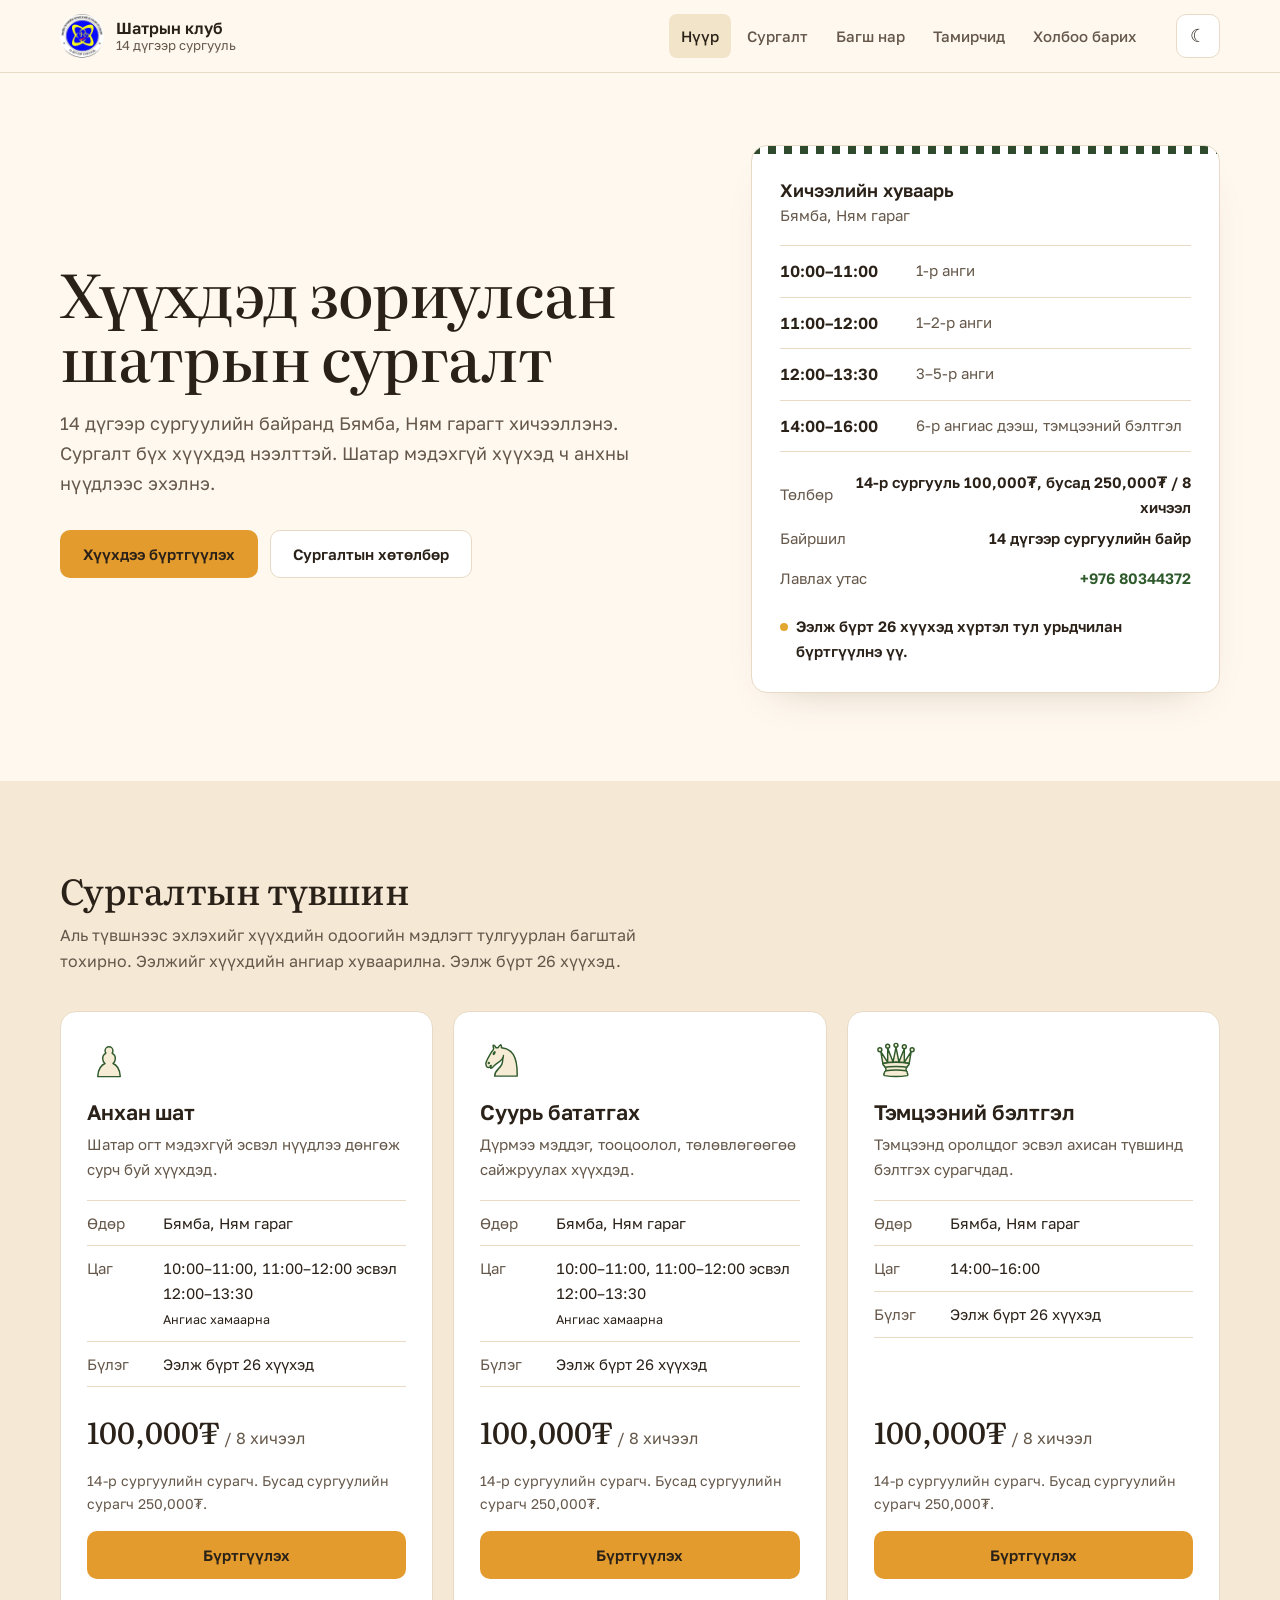
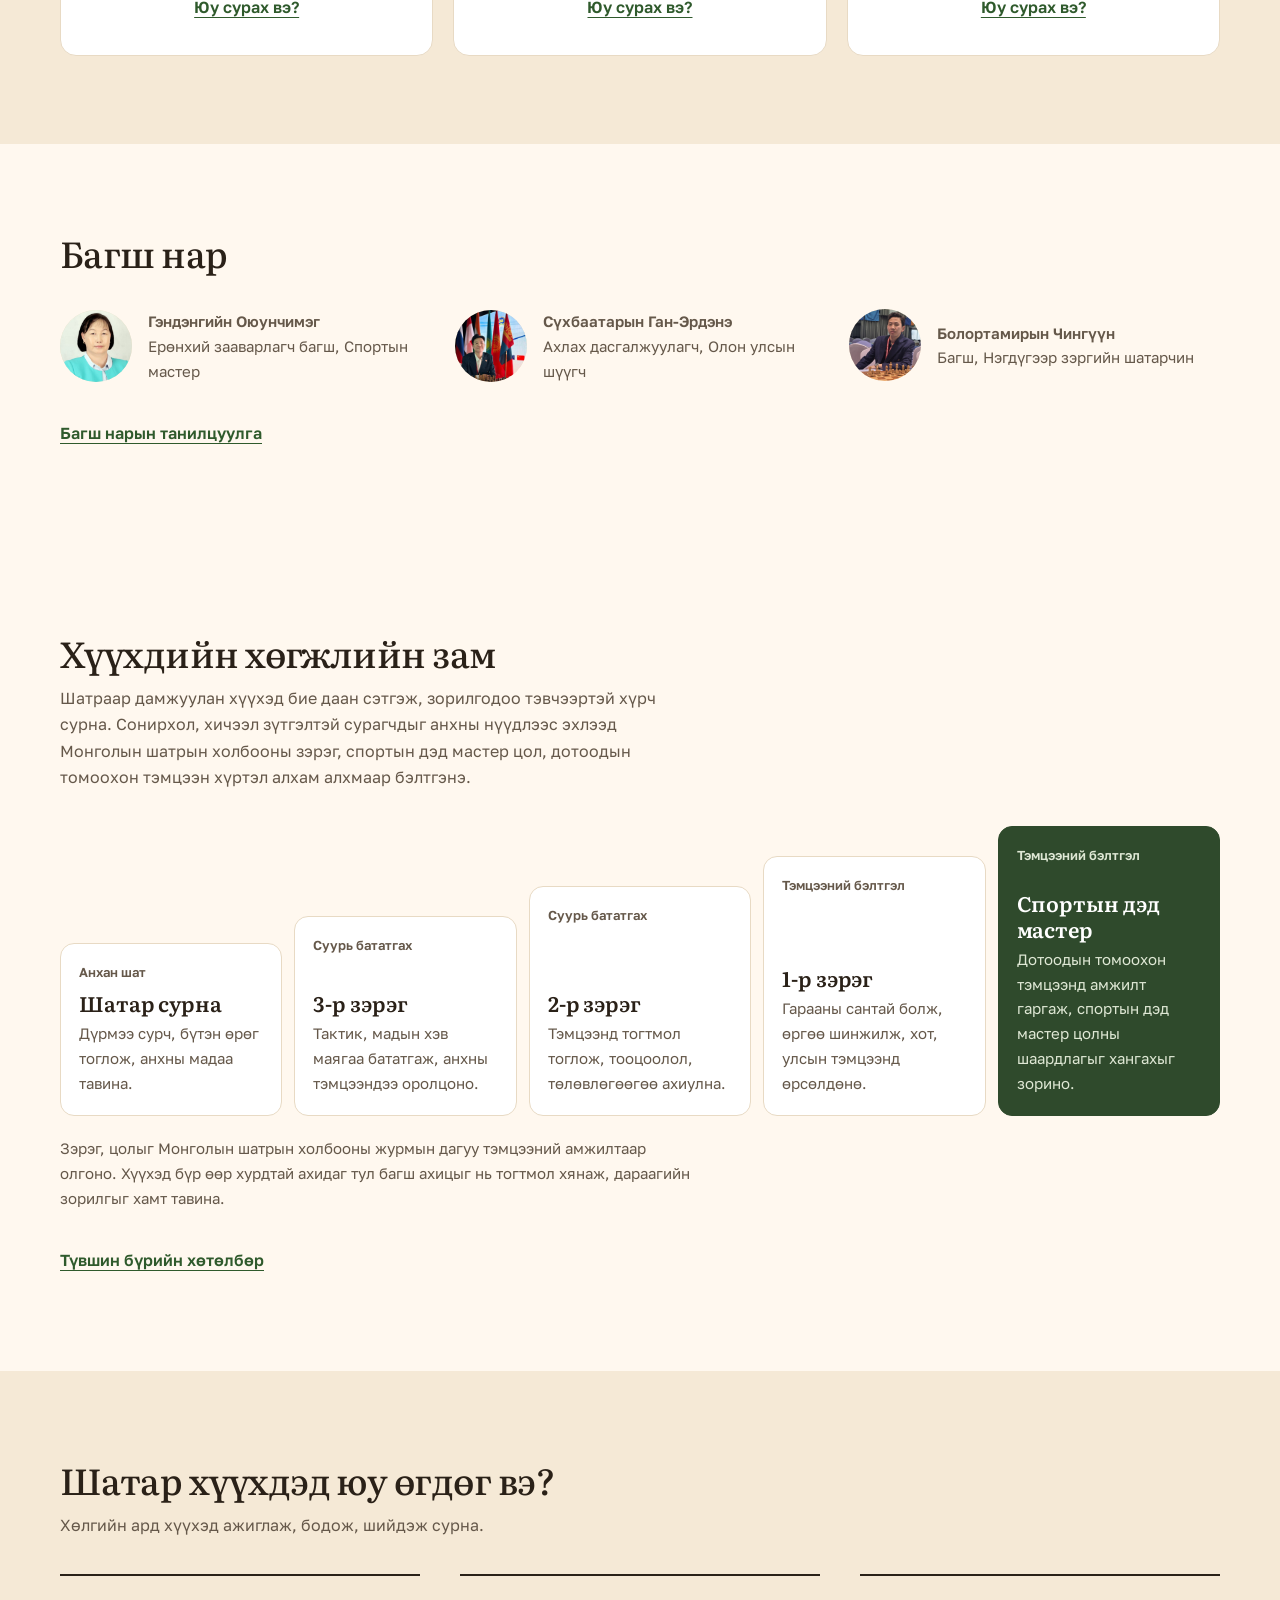
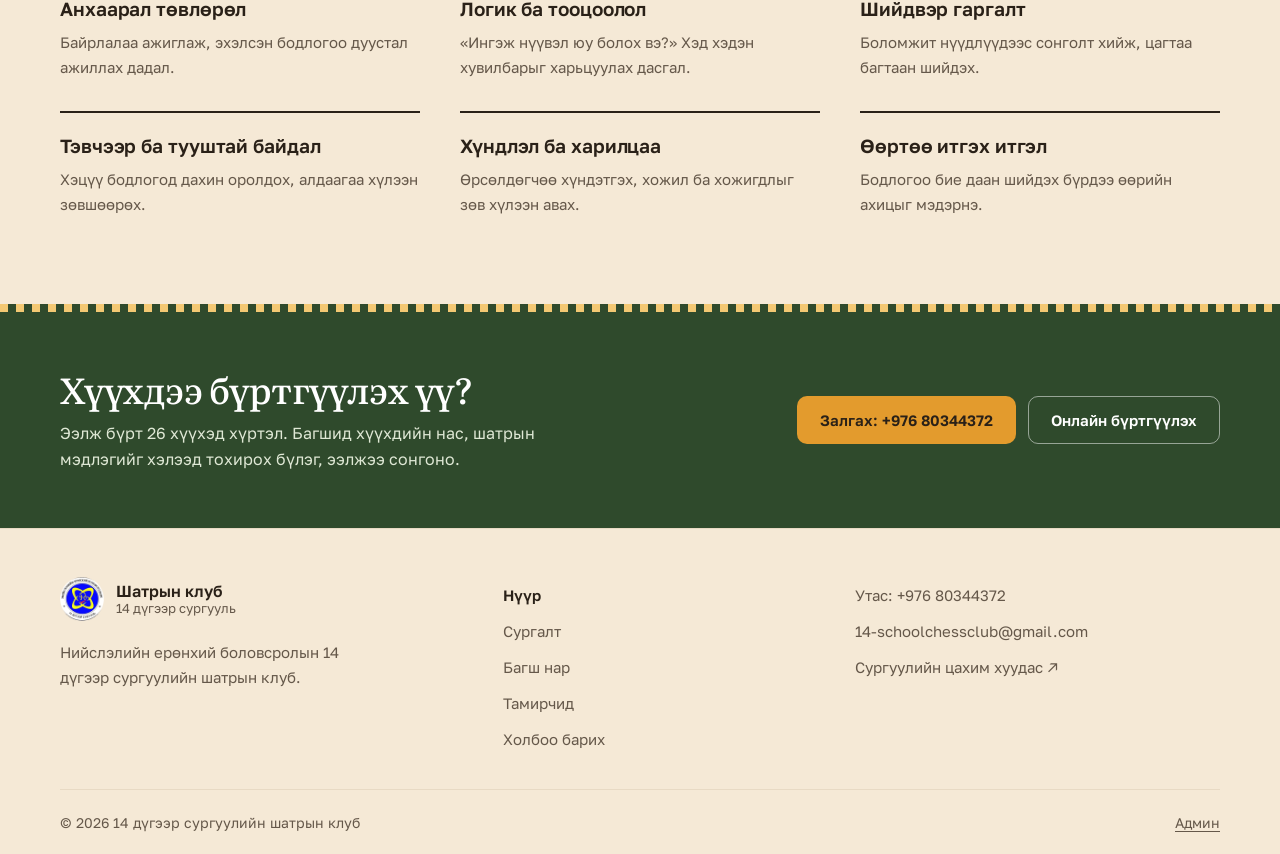
<file: index.html>
<!doctype html>
<html lang="mn">
<head>
<meta charset="utf-8">
<title>14 дүгээр сургуулийн шатрын клуб</title>
<meta http-equiv="refresh" content="0; url=school14-chess-site-v2/">
<link rel="canonical" href="school14-chess-site-v2/">
</head>
<body>
<p><a href="school14-chess-site-v2/">14 дүгээр сургуулийн шатрын клубын сайт руу орох</a></p>
</body>
</html>
</file>
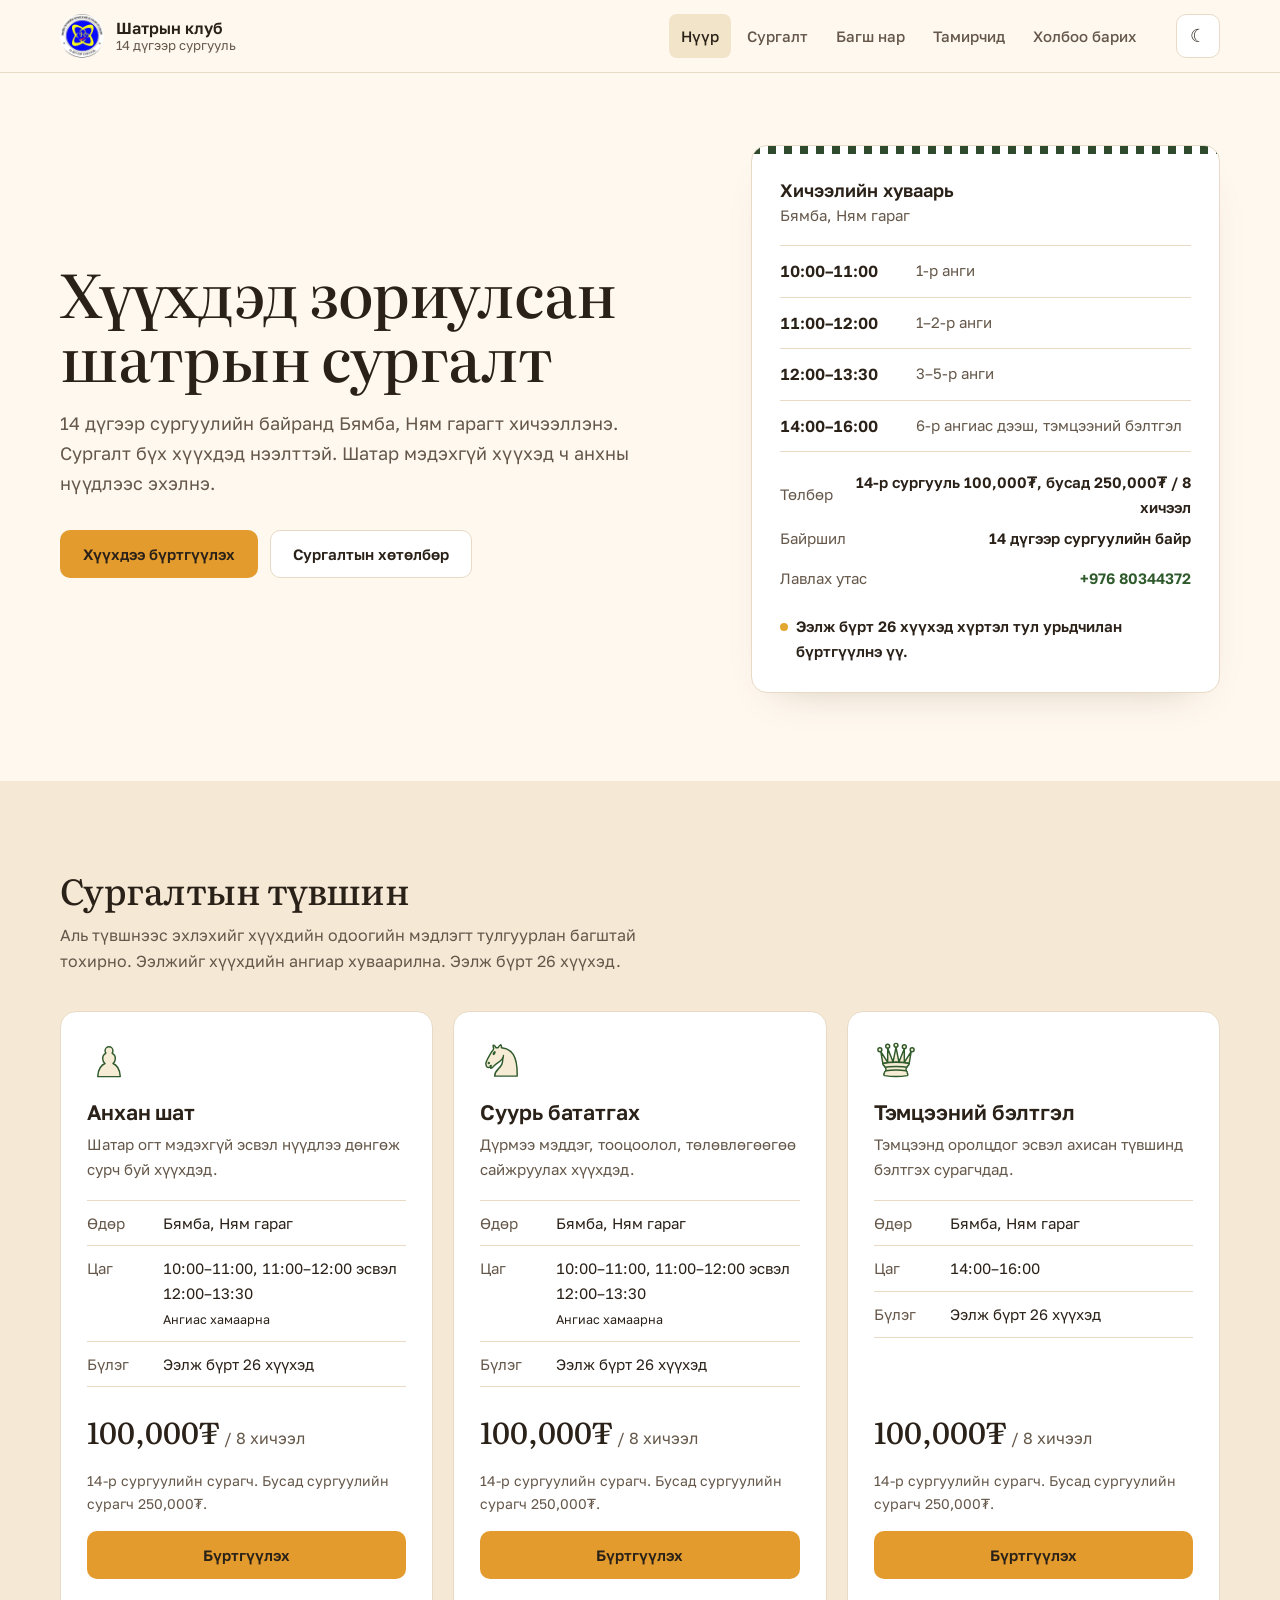
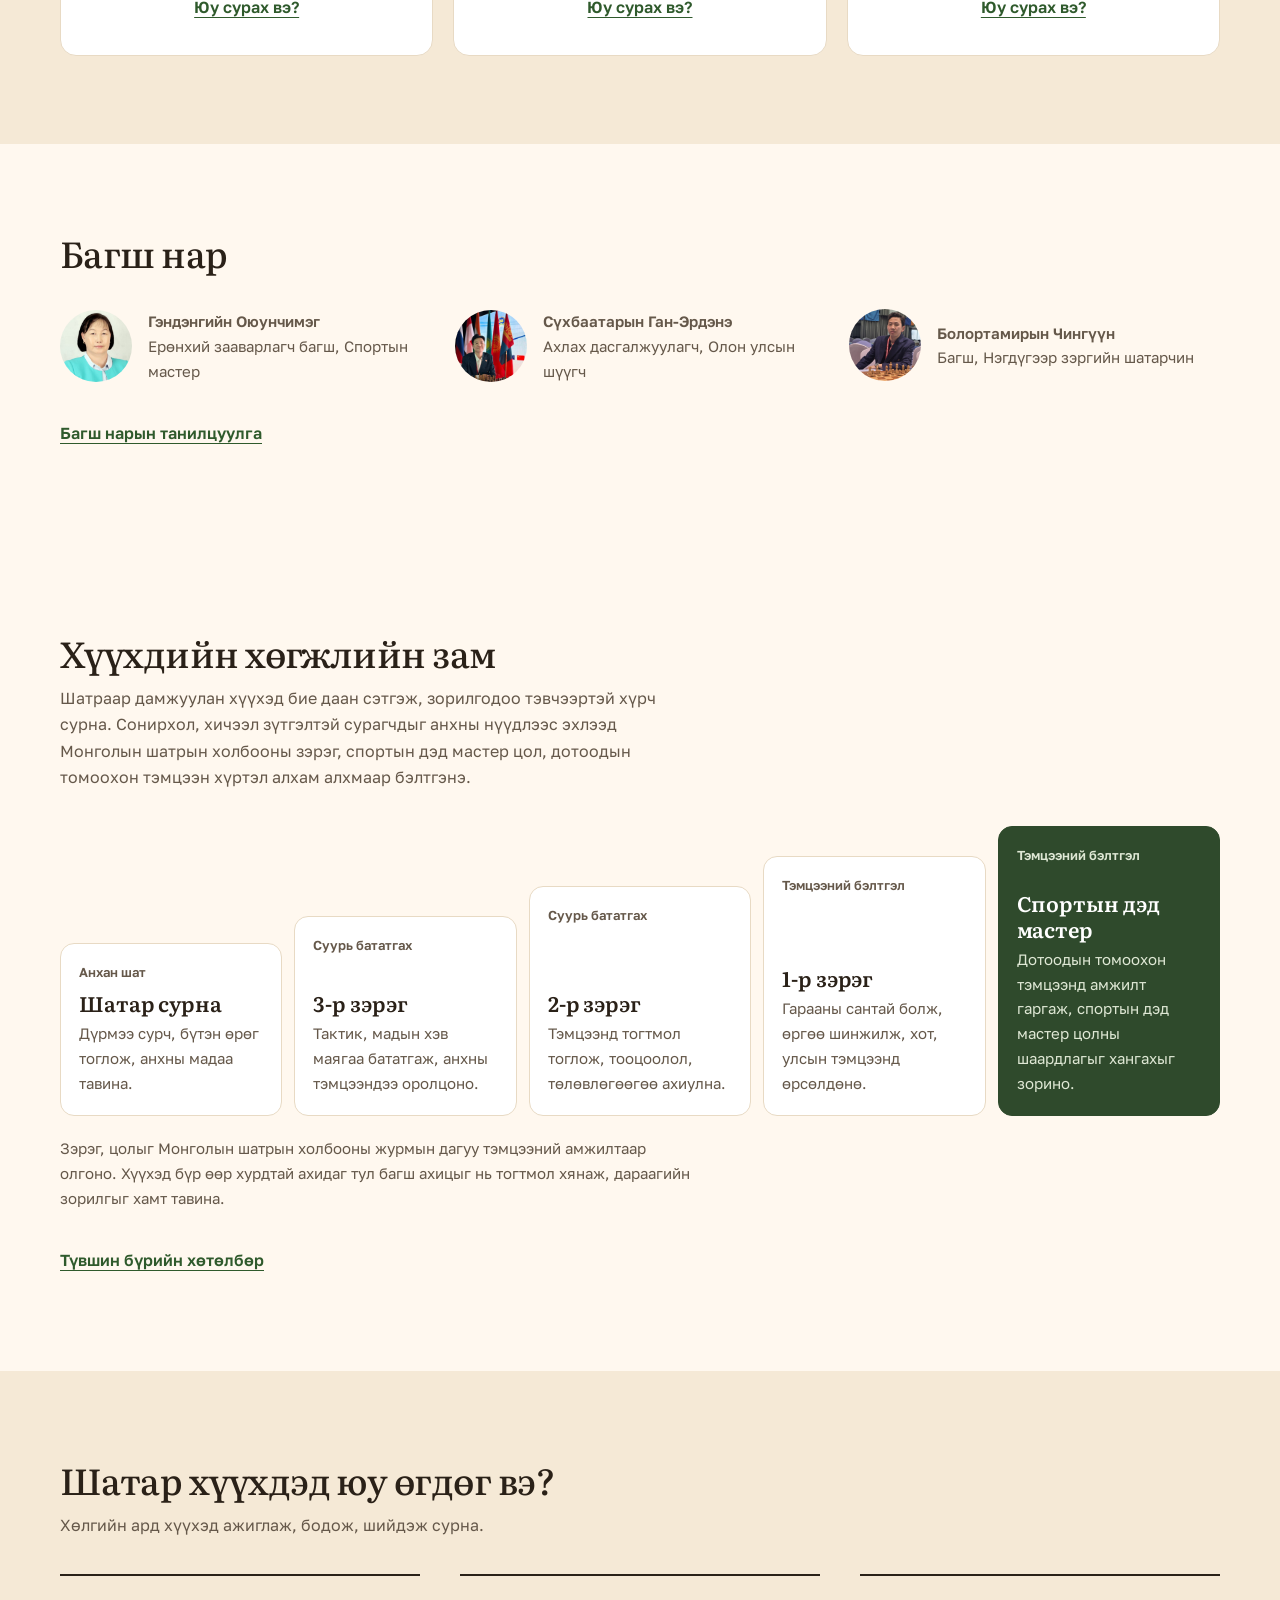
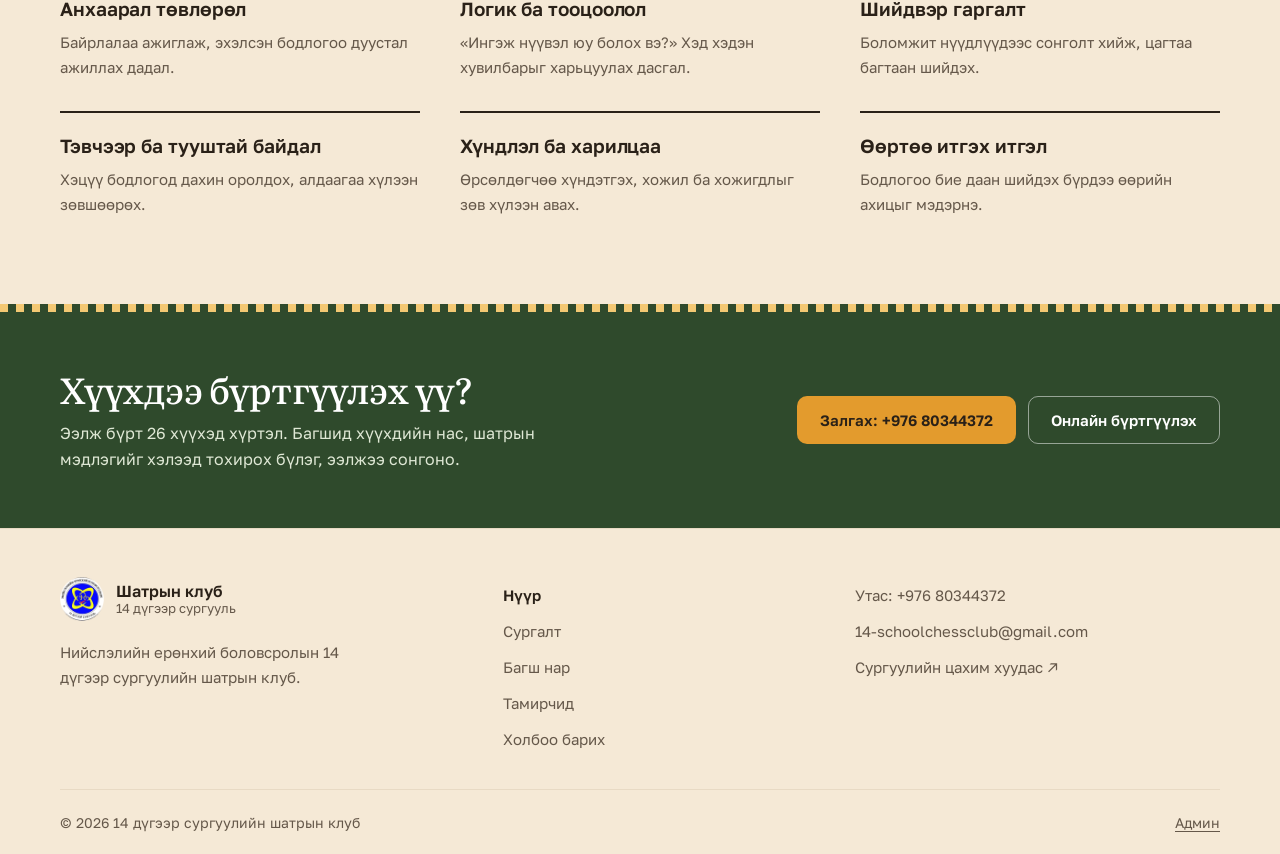
<file: school14-chess-site-v2/index.html>
<!doctype html>
<html lang="mn">
  <head>
    <meta charset="utf-8" />
    <meta name="viewport" content="width=device-width, initial-scale=1" />
    <meta name="theme-color" content="#2f4a2c" />
    <title>14 дүгээр сургуулийн шатрын клуб</title>
    <meta
      name="description"
      content="14 дүгээр сургуулийн шатрын клуб: хүүхдэд зориулсан шатрын сургалт. Бямба, Ням гарагт гурван ээлжээр, 8 удаагийн хичээлийн төлбөр 14-р сургуулийн сурагчдад 100,000₮, бусад сургуулийн сурагчдад 250,000₮. Шатар мэдэхгүй хүүхэд ч элсэж болно."
    />
    <link rel="icon" type="image/png" href="assets/school-logo-64.png" />

    <!-- Фонт ба загвар -->
    <link rel="preconnect" href="https://fonts.googleapis.com" />
    <link rel="preconnect" href="https://fonts.gstatic.com" crossorigin />
    <link
      rel="stylesheet"
      href="https://fonts.googleapis.com/css2?family=Golos+Text:wght@400;500;600&family=Literata:opsz,wght@7..72,400;7..72,500&display=swap"
    />
    <link rel="stylesheet" href="css/style.css" />

    <!-- Өнгөний горимыг хуудас зурагдахаас өмнө тохируулна -->
    <script src="js/theme.js"></script>

    <!-- Хуудасны үйлдлүүд -->
    <script src="js/site-config.js" defer></script>
    <script src="js/common.js" defer></script>
    <script src="js/admin-bar.js" defer></script>
  </head>
  <body>
    <a class="skip" href="#main">Үндсэн агуулга руу шилжих</a>

    <!-- Толгой хэсэг (бүх хуудсанд ижил) -->
    <header class="header">
      <div class="container header-inner">
        <a class="brand" href="index.html" aria-label="14 дүгээр сургуулийн шатрын клуб — Нүүр хуудас">
          <img src="assets/school-logo-192.png" width="44" height="44" alt="" />
          <span>
            Шатрын клуб
            <small>14 дүгээр сургууль</small>
          </span>
        </a>
        <div class="header-tools">
          <button
            class="theme-toggle"
            type="button"
            aria-label="Харанхуй горимд шилжих"
            aria-pressed="false"
          >
            <span aria-hidden="true">☾</span>
          </button>
        </div>
        <button
          id="menu"
          class="menu"
          type="button"
          aria-expanded="false"
          aria-controls="nav"
          aria-label="Үндсэн цэс нээх"
        >
          <span aria-hidden="true">☰</span>
        </button>
        <nav id="nav" aria-label="Үндсэн цэс">
          <a href="index.html" aria-current="page">Нүүр</a>
          <a href="training.html">Сургалт</a>
          <a href="coaches.html">Багш нар</a>
          <a href="athletes.html">Тамирчид</a>
          <a href="contact.html">Холбоо барих</a>
        </nav>
      </div>
    </header>
    <main id="main" tabindex="-1">
      <!-- Эхлэл: юу, хэнд, хэзээ, хаана, хэд -->
      <section class="hero" aria-labelledby="hero-title">
        <div class="container hero-grid">
          <div>
            <h1 id="hero-title">Хүүхдэд зориулсан шатрын сургалт</h1>
            <p class="lede">
              14 дүгээр сургуулийн байранд Бямба, Ням гарагт хичээллэнэ. Сургалт бүх хүүхдэд
              нээлттэй. Шатар мэдэхгүй хүүхэд ч анхны нүүдлээс эхэлнэ.
            </p>
            <div class="actions">
              <a class="button primary" href="contact.html#register">Хүүхдээ бүртгүүлэх</a>
              <a class="button secondary" href="training.html">Сургалтын хөтөлбөр</a>
            </div>
          </div>

          <aside class="hero-card" aria-labelledby="hero-schedule-title">
            <div class="checker" aria-hidden="true"></div>
            <div class="hero-card-body">
              <h2 id="hero-schedule-title">Хичээлийн хуваарь</h2>
              <p class="hero-card-days"><span data-club="days">Бямба, Ням</span> гараг</p>
              <dl class="slot-list">
                <div>
                  <dt>
                    <span data-club="slot0.start">10:00</span>–<span data-club="slot0.end">11:00</span>
                  </dt>
                  <dd data-club="slot0.who">1-р анги</dd>
                </div>
                <div>
                  <dt>
                    <span data-club="slot1.start">11:00</span>–<span data-club="slot1.end">12:00</span>
                  </dt>
                  <dd data-club="slot1.who">1–2-р анги</dd>
                </div>
                <div>
                  <dt>
                    <span data-club="slot2.start">12:00</span>–<span data-club="slot2.end">13:30</span>
                  </dt>
                  <dd data-club="slot2.who">3–5-р анги</dd>
                </div>
                <div>
                  <dt>
                    <span data-club="slot3.start">14:00</span>–<span data-club="slot3.end">16:00</span>
                  </dt>
                  <dd data-club="slot3.who">6-р ангиас дээш, тэмцээний бэлтгэл</dd>
                </div>
              </dl>
              <dl class="fact-list">
                <div>
                  <dt>Төлбөр</dt>
                  <dd>
                    14-р сургууль <span data-club="fee">100,000₮</span>, бусад
                    <span data-club="feeOther">250,000₮</span> / 8 хичээл
                  </dd>
                </div>
                <div>
                  <dt>Байршил</dt>
                  <dd data-club="address">14 дүгээр сургуулийн байр</dd>
                </div>
                <div>
                  <dt>Лавлах утас</dt>
                  <dd>
                    <a href="tel:+97680344372" data-club-href="phone">
                      <span data-club="phone">+976 80344372</span>
                    </a>
                  </dd>
                </div>
              </dl>
              <p class="limit-note">Ээлж бүрт 26 хүүхэд хүртэл тул урьдчилан бүртгүүлнэ үү.</p>
            </div>
          </aside>
        </div>
      </section>

      <!-- Сургалтын түвшин: ижил бүтэцтэй тул хооронд нь харьцуулахад амар -->
      <section class="section alt" aria-labelledby="levels-title">
        <div class="container">
          <div class="section-head">
            <h2 id="levels-title">Сургалтын түвшин</h2>
            <p>
              Аль түвшнээс эхлэхийг хүүхдийн одоогийн мэдлэгт тулгуурлан багштай тохирно. Ээлжийг
              хүүхдийн ангиар хуваарилна. Ээлж бүрт 26 хүүхэд.
            </p>
          </div>
          <ul class="plans">
            <li class="plan">
              <img src="assets/pieces/blueP.svg" width="44" height="44" alt="" />
              <h3>Анхан шат</h3>
              <p class="plan-for">Шатар огт мэдэхгүй эсвэл нүүдлээ дөнгөж сурч буй хүүхдэд.</p>
              <dl class="plan-facts">
                <div>
                  <dt>Өдөр</dt>
                  <dd><span data-club="days">Бямба, Ням</span> гараг</dd>
                </div>
                <div>
                  <dt>Цаг</dt>
                  <dd><span data-club="slot0.start">10:00</span>–<span data-club="slot0.end">11:00</span>, <span data-club="slot1.start">11:00</span>–<span data-club="slot1.end">12:00</span> эсвэл <span data-club="slot2.start">12:00</span>–<span data-club="slot2.end">13:30</span><br /><small>Ангиас хамаарна</small></dd>
                </div>
                <div>
                  <dt>Бүлэг</dt>
                  <dd>Ээлж бүрт 26 хүүхэд</dd>
                </div>
              </dl>
              <p class="plan-price"><strong><span data-club="fee">100,000₮</span></strong> / 8 хичээл</p>
              <p class="plan-price-note">14-р сургуулийн сурагч. Бусад сургуулийн сурагч <span data-club="feeOther">250,000₮</span>.</p>
              <a class="button primary" href="contact.html#register">Бүртгүүлэх</a>
              <a class="text-link" href="training.html#level-beginner">Юу сурах вэ?</a>
            </li>
            <li class="plan">
              <img src="assets/pieces/blueN.svg" width="44" height="44" alt="" />
              <h3>Суурь бататгах</h3>
              <p class="plan-for">Дүрмээ мэддэг, тооцоолол, төлөвлөгөөгөө сайжруулах хүүхдэд.</p>
              <dl class="plan-facts">
                <div>
                  <dt>Өдөр</dt>
                  <dd><span data-club="days">Бямба, Ням</span> гараг</dd>
                </div>
                <div>
                  <dt>Цаг</dt>
                  <dd><span data-club="slot0.start">10:00</span>–<span data-club="slot0.end">11:00</span>, <span data-club="slot1.start">11:00</span>–<span data-club="slot1.end">12:00</span> эсвэл <span data-club="slot2.start">12:00</span>–<span data-club="slot2.end">13:30</span><br /><small>Ангиас хамаарна</small></dd>
                </div>
                <div>
                  <dt>Бүлэг</dt>
                  <dd>Ээлж бүрт 26 хүүхэд</dd>
                </div>
              </dl>
              <p class="plan-price"><strong><span data-club="fee">100,000₮</span></strong> / 8 хичээл</p>
              <p class="plan-price-note">14-р сургуулийн сурагч. Бусад сургуулийн сурагч <span data-club="feeOther">250,000₮</span>.</p>
              <a class="button primary" href="contact.html#register">Бүртгүүлэх</a>
              <a class="text-link" href="training.html#level-foundation">Юу сурах вэ?</a>
            </li>
            <li class="plan">
              <img src="assets/pieces/blueQ.svg" width="44" height="44" alt="" />
              <h3>Тэмцээний бэлтгэл</h3>
              <p class="plan-for">Тэмцээнд оролцдог эсвэл ахисан түвшинд бэлтгэх сурагчдад.</p>
              <dl class="plan-facts">
                <div>
                  <dt>Өдөр</dt>
                  <dd><span data-club="days">Бямба, Ням</span> гараг</dd>
                </div>
                <div>
                  <dt>Цаг</dt>
                  <dd><span data-club="slot3.start">14:00</span>–<span data-club="slot3.end">16:00</span></dd>
                </div>
                <div>
                  <dt>Бүлэг</dt>
                  <dd>Ээлж бүрт 26 хүүхэд</dd>
                </div>
              </dl>
              <p class="plan-price"><strong><span data-club="fee">100,000₮</span></strong> / 8 хичээл</p>
              <p class="plan-price-note">14-р сургуулийн сурагч. Бусад сургуулийн сурагч <span data-club="feeOther">250,000₮</span>.</p>
              <a class="button primary" href="contact.html#register">Бүртгүүлэх</a>
              <a class="text-link" href="training.html#level-competition">Юу сурах вэ?</a>
            </li>
          </ul>
        </div>
      </section>

      <!-- Багш нар -->
      <section class="section" aria-labelledby="coaches-title">
        <div class="container">
          <div class="section-head">
            <h2 id="coaches-title">Багш нар</h2>
          </div>
          <ul class="coach-strip">
            <li>
              <a href="coaches.html#oyunchimeg">
                <img src="assets/oyunchimeg.jpg" width="72" height="72" alt="" loading="lazy" />
                <span>
                  <strong>Гэндэнгийн Оюунчимэг</strong>
                  Ерөнхий зааварлагч багш, Спортын мастер
                </span>
              </a>
            </li>
            <li>
              <a href="coaches.html#ganerdene">
                <img src="assets/ganerdene.jpg" width="72" height="72" alt="" loading="lazy" />
                <span>
                  <strong>Сүхбаатарын Ган-Эрдэнэ</strong>
                  Ахлах дасгалжуулагч, Олон улсын шүүгч
                </span>
              </a>
            </li>
            <li>
              <a href="coaches.html#chinguun">
                <img src="assets/chinguun.jpg" width="72" height="72" alt="" loading="lazy" />
                <span>
                  <strong>Болортамирын Чингүүн</strong>
                  Багш, Нэгдүгээр зэргийн шатарчин
                </span>
              </a>
            </li>
          </ul>
          <p class="section-foot">
            <a class="text-link" href="coaches.html">Багш нарын танилцуулга</a>
          </p>
        </div>
      </section>


      <!-- Хүүхдийн хөгжлийн зам: Монголын шатрын холбооны зэрэг, цол руу -->
      <section id="growth" class="section" aria-labelledby="growth-title">
        <div class="container">
          <div class="section-head">
            <h2 id="growth-title">Хүүхдийн хөгжлийн зам</h2>
            <p>
              Шатраар дамжуулан хүүхэд бие даан сэтгэж, зорилгодоо тэвчээртэй хүрч сурна. Сонирхол,
              хичээл зүтгэлтэй сурагчдыг анхны нүүдлээс эхлээд Монголын шатрын холбооны зэрэг, спортын
              дэд мастер цол, дотоодын томоохон тэмцээн хүртэл алхам алхмаар бэлтгэнэ.
            </p>
          </div>
          <ol class="growth">
            <li>
              <span class="growth-stage">Анхан шат</span>
              <h3>Шатар сурна</h3>
              <p>Дүрмээ сурч, бүтэн өрөг тоглож, анхны мадаа тавина.</p>
            </li>
            <li>
              <span class="growth-stage">Суурь бататгах</span>
              <h3>3-р зэрэг</h3>
              <p>Тактик, мадын хэв маягаа бататгаж, анхны тэмцээндээ оролцоно.</p>
            </li>
            <li>
              <span class="growth-stage">Суурь бататгах</span>
              <h3>2-р зэрэг</h3>
              <p>Тэмцээнд тогтмол тоглож, тооцоолол, төлөвлөгөөгөө ахиулна.</p>
            </li>
            <li>
              <span class="growth-stage">Тэмцээний бэлтгэл</span>
              <h3>1-р зэрэг</h3>
              <p>Гарааны сантай болж, өргөө шинжилж, хот, улсын тэмцээнд өрсөлдөнө.</p>
            </li>
            <li>
              <span class="growth-stage">Тэмцээний бэлтгэл</span>
              <h3>Спортын дэд мастер</h3>
              <p>Дотоодын томоохон тэмцээнд амжилт гаргаж, спортын дэд мастер цолны шаардлагыг хангахыг зорино.</p>
            </li>
          </ol>
          <p class="note growth-note">
            Зэрэг, цолыг Монголын шатрын холбооны журмын дагуу тэмцээний амжилтаар олгоно. Хүүхэд бүр
            өөр хурдтай ахидаг тул багш ахицыг нь тогтмол хянаж, дараагийн зорилгыг хамт тавина.
          </p>
          <p class="section-foot"><a class="text-link" href="training.html#program">Түвшин бүрийн хөтөлбөр</a></p>
        </div>
      </section>

      <!-- Шатрын ач тус -->
      <section class="section alt" aria-labelledby="benefits-title">
        <div class="container">
          <div class="section-head">
            <h2 id="benefits-title">Шатар хүүхдэд юу өгдөг вэ?</h2>
            <p>Хөлгийн ард хүүхэд ажиглаж, бодож, шийдэж сурна.</p>
          </div>
          <ul class="benefits">
            <li>
              <h3>Анхаарал төвлөрөл</h3>
              <p>Байрлалаа ажиглаж, эхэлсэн бодлогоо дуустал ажиллах дадал.</p>
            </li>
            <li>
              <h3>Логик ба тооцоолол</h3>
              <p>«Ингэж нүүвэл юу болох вэ?» Хэд хэдэн хувилбарыг харьцуулах дасгал.</p>
            </li>
            <li>
              <h3>Шийдвэр гаргалт</h3>
              <p>Боломжит нүүдлүүдээс сонголт хийж, цагтаа багтаан шийдэх.</p>
            </li>
            <li>
              <h3>Тэвчээр ба тууштай байдал</h3>
              <p>Хэцүү бодлогод дахин оролдох, алдаагаа хүлээн зөвшөөрөх.</p>
            </li>
            <li>
              <h3>Хүндлэл ба харилцаа</h3>
              <p>Өрсөлдөгчөө хүндэтгэх, хожил ба хожигдлыг зөв хүлээн авах.</p>
            </li>
            <li>
              <h3>Өөртөө итгэх итгэл</h3>
              <p>Бодлогоо бие даан шийдэх бүрдээ өөрийн ахицыг мэдэрнэ.</p>
            </li>
          </ul>
        </div>
      </section>

      <!-- Бүртгэлийн уриалга -->
      <section class="cta-band" aria-labelledby="cta-title">
        <div class="checker" aria-hidden="true"></div>
        <div class="container">
          <div>
            <h2 id="cta-title">Хүүхдээ бүртгүүлэх үү?</h2>
            <p>Ээлж бүрт 26 хүүхэд хүртэл. Багшид хүүхдийн нас, шатрын мэдлэгийг хэлээд тохирох бүлэг, ээлжээ сонгоно.</p>
          </div>
          <div class="actions">
            <a class="button light" href="tel:+97680344372" data-club-href="phone">
              <span>Залгах:&nbsp;<span data-club="phone">+976 80344372</span></span>
            </a>
            <a class="button outline-light" href="contact.html#register">Онлайн бүртгүүлэх</a>
          </div>
        </div>
      </section>
    </main>

    <!-- Хөл хэсэг (бүх хуудсанд ижил) -->
    <footer>
      <div class="container footer-top">
        <div class="footer-brand">
          <a class="brand" href="index.html" aria-label="14 дүгээр сургуулийн шатрын клуб — Нүүр хуудас">
            <img src="assets/school-logo-192.png" width="44" height="44" alt="" />
            <span>
              Шатрын клуб
              <small>14 дүгээр сургууль</small>
            </span>
          </a>
          <p>Нийслэлийн ерөнхий боловсролын 14 дүгээр сургуулийн шатрын клуб.</p>
        </div>
        <nav class="footer-nav" aria-label="Хөл хэсгийн цэс">
          <ul>
            <li><a href="index.html" aria-current="page">Нүүр</a></li>
            <li><a href="training.html">Сургалт</a></li>
            <li><a href="coaches.html">Багш нар</a></li>
            <li><a href="athletes.html">Тамирчид</a></li>
            <li><a href="contact.html">Холбоо барих</a></li>
          </ul>
        </nav>
        <ul class="footer-contact">
          <li>
            <a href="tel:+97680344372" data-club-href="phone">
              <span>Утас:&nbsp;<span data-club="phone">+976 80344372</span></span>
            </a>
          </li>
          <li>
            <a href="mailto:14-schoolchessclub@gmail.com" data-club-href="email">
              <span data-club="email">14-schoolchessclub@gmail.com</span>
            </a>
          </li>
          <li>
            <a href="https://14school.mn/" target="_blank" rel="noopener" data-club-href="schoolUrl">
              Сургуулийн цахим хуудас ↗
            </a>
          </li>
        </ul>
      </div>
      <div class="container footer-bottom">
        <span>© 2026 14 дүгээр сургуулийн шатрын клуб</span>
        <a href="admin.html" rel="nofollow">Админ</a>
      </div>
    </footer>
  </body>
</html>
</file>
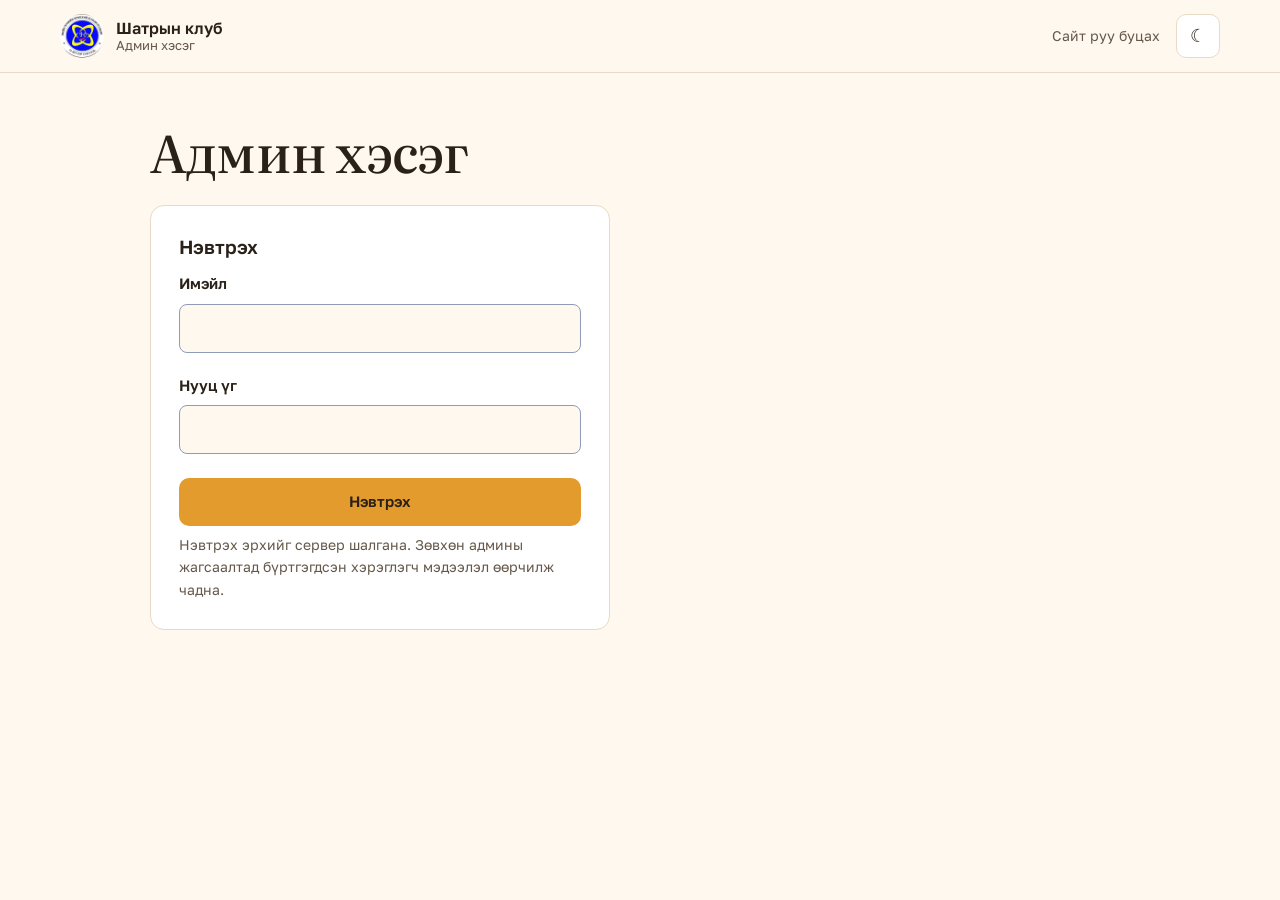
<file: school14-chess-site-v2/admin.html>
<!doctype html>
<html lang="mn">
  <head>
    <meta charset="utf-8" />
    <meta name="viewport" content="width=device-width, initial-scale=1" />
    <meta name="theme-color" content="#2f4a2c" />
    <meta name="robots" content="noindex, nofollow" />
    <title>Админ | 14 дүгээр сургуулийн шатрын клуб</title>
    <meta
      name="description"
      content="Шатрын клубын админ хэсэг: тамирчдын мэдээлэл, зураг, тэмцээний амжилтыг удирдах."
    />
    <link rel="icon" type="image/png" href="assets/school-logo-64.png" />

    <!-- Фонт ба загвар -->
    <link rel="preconnect" href="https://fonts.googleapis.com" />
    <link rel="preconnect" href="https://fonts.gstatic.com" crossorigin />
    <link
      rel="stylesheet"
      href="https://fonts.googleapis.com/css2?family=Golos+Text:wght@400;500;600&family=Literata:opsz,wght@7..72,400;7..72,500&display=swap"
    />
    <link rel="stylesheet" href="css/style.css" />
    <link rel="stylesheet" href="css/admin.css" />

    <!-- Өнгөний горимыг хуудас зурагдахаас өмнө тохируулна -->
    <script src="js/theme.js"></script>

    <!-- Серверийн тохиргоо ба админы үйлдлүүд -->
    <script src="js/site-config.js" defer></script>
    <script src="js/backend-config.js" defer></script>
    <script src="js/backend.js" defer></script>
    <script src="js/xlsx.js" defer></script>
    <script src="js/admin.js" defer></script>
  </head>
  <body class="admin-page">
    <a class="skip" href="#main">Үндсэн агуулга руу шилжих</a>

    <header class="header">
      <div class="container header-inner">
        <a class="brand" href="index.html" aria-label="14 дүгээр сургуулийн шатрын клуб — Нүүр хуудас">
          <img src="assets/school-logo-192.png" width="44" height="44" alt="" />
          <span>
            Шатрын клуб
            <small>Админ хэсэг</small>
          </span>
        </a>
        <div class="header-tools">
          <a class="admin-back" href="athletes.html">Сайт руу буцах</a>
          <button
            class="theme-toggle"
            type="button"
            aria-label="Харанхуй горимд шилжих"
            aria-pressed="false"
          >
            <span aria-hidden="true">☾</span>
          </button>
        </div>
      </div>
    </header>

    <main id="main" class="container admin-main" tabindex="-1">
      <h1 class="page-title">Админ хэсэг</h1>

      <!-- Үйлдлийн үр дүн: амжилт ба алдааг дэлгэц уншигч шууд уншина -->
      <p id="admin-status" class="admin-status" role="status" aria-live="polite"></p>
      <p id="admin-error" class="admin-status is-error" role="alert"></p>

      <noscript>
        <p class="admin-notice">Админ хэсгийг ашиглахад JavaScript шаардлагатай.</p>
      </noscript>

      <!-- 1. Сервер тохируулаагүй үед -->
      <section id="setup-view" class="admin-notice" hidden>
        <h2 class="as-h3">Өгөгдлийн сервер холбогдоогүй байна</h2>
        <p>
          Админ хэсэг ажиллахын тулд Supabase төсөл үүсгэж, хаяг болон нийтийн түлхүүрийг
          <code>js/backend-config.js</code>
          файлд оруулах шаардлагатай. Алхам бүрийг төслийн хавтсан дахь
          <code>ADMIN-SETUP.md</code>
          файлд тайлбарласан.
        </p>
      </section>

      <!-- 2. Нэвтрэх -->
      <section id="login-view" class="admin-card" aria-labelledby="login-title" hidden>
        <h2 id="login-title" class="as-h3">Нэвтрэх</h2>
        <form id="login-form" class="admin-form">
          <label for="login-email">Имэйл</label>
          <input id="login-email" name="email" type="email" autocomplete="username" required />

          <label for="login-password">Нууц үг</label>
          <input
            id="login-password"
            name="password"
            type="password"
            autocomplete="current-password"
            required
          />

          <button class="button gold" type="submit">Нэвтрэх</button>
        </form>
        <p class="admin-hint">
          Нэвтрэх эрхийг сервер шалгана. Зөвхөн админы жагсаалтад бүртгэгдсэн хэрэглэгч мэдээлэл
          өөрчилж чадна.
        </p>
      </section>

      <!-- 3. Удирдах самбар -->
      <div id="app-view" hidden>
        <div class="admin-bar">
          <p>
            Нэвтэрсэн:
            <strong id="admin-email"></strong>
          </p>
          <button id="sign-out" class="admin-button" type="button">Гарах</button>
        </div>

        <div class="admin-tabs" role="tablist" aria-label="Удирдах хэсэг">
          <button
            id="tab-athletes"
            type="button"
            role="tab"
            aria-selected="true"
            aria-controls="panel-athletes"
          >
            Тамирчид
          </button>
          <button
            id="tab-achievements"
            type="button"
            role="tab"
            aria-selected="false"
            aria-controls="panel-achievements"
            tabindex="-1"
          >
            Тэмцээний амжилт
          </button>
          <button
            id="tab-registrations"
            type="button"
            role="tab"
            aria-selected="false"
            aria-controls="panel-registrations"
            tabindex="-1"
          >
            Бүртгэл, төлбөр
          </button>
          <button
            id="tab-attendance"
            type="button"
            role="tab"
            aria-selected="false"
            aria-controls="panel-attendance"
            tabindex="-1"
          >
            Ирц
          </button>
        </div>

        <!-- Тамирчид -->
        <section id="panel-athletes" role="tabpanel" aria-labelledby="tab-athletes">
          <div class="admin-toolbar">
            <div class="admin-search">
              <label for="athlete-search">Тамирчин хайх</label>
              <input
                id="athlete-search"
                type="search"
                placeholder="Нэр, анги, багшийн нэрээр"
                autocomplete="off"
              />
            </div>
            <button id="add-athlete" class="button gold" type="button">+ Шинэ тамирчин</button>
          </div>
          <p id="athlete-count" class="admin-hint"></p>
          <ul id="athlete-rows" class="admin-rows"></ul>
        </section>

        <!-- Тэмцээний амжилт -->
        <section id="panel-achievements" role="tabpanel" aria-labelledby="tab-achievements" hidden>
          <div class="admin-toolbar">
            <div class="admin-search">
              <label for="achievement-filter">Тамирчнаар шүүх</label>
              <select id="achievement-filter">
                <option value="">Бүх тамирчин</option>
              </select>
            </div>
            <button id="add-achievement" class="button gold" type="button">+ Шинэ амжилт</button>
          </div>
          <p id="achievement-count" class="admin-hint"></p>
          <ul id="achievement-rows" class="admin-rows"></ul>
        </section>

        <!-- Бүртгэл, төлбөр -->
        <section id="panel-registrations" role="tabpanel" aria-labelledby="tab-registrations" hidden>
          <div id="shift-tabs" class="shift-tabs" role="tablist" aria-label="Ээлж"></div>

          <div class="reg-toolbar">
            <input id="reg-search" type="search" placeholder="Нэр, утсаар хайх" aria-label="Нэр, утсаар хайх" />
            <label class="reg-check"><input id="reg-unpaid" type="checkbox" /> Зөвхөн төлөөгүй</label>
            <label class="reg-check"><input id="reg-left" type="checkbox" /> Гарсныг харуулах</label>
            <button id="reg-export" class="admin-button" type="button">Excel татах (бүх ээлж)</button>
          </div>

          <div class="reg-table-wrap">
            <table class="reg-table">
              <thead>
                <tr>
                  <th scope="col">№</th>
                  <th scope="col">Хүүхэд</th>
                  <th scope="col">Анги</th>
                  <th scope="col">Нас</th>
                  <th scope="col">Утас</th>
                  <th scope="col">Төлбөр</th>
                  <th scope="col"><span class="visually-hidden">Үйлдэл</span></th>
                </tr>
              </thead>
              <tbody id="reg-rows"></tbody>
            </table>
          </div>
          <p class="admin-hint">
            Нэг төлбөр 8 хичээл. Ирсэн, тасалсан, чөлөөтэй аль нь ч бай ирц бүртгэсэн хичээл бүр
            тоологдоно. 2 ба түүнээс цөөн хичээл үлдвэл «Төлбөр» товч гарна.
          </p>
        </section>

        <!-- Ирц -->
        <section id="panel-attendance" role="tabpanel" aria-labelledby="tab-attendance" hidden>
          <div class="att-mode" role="tablist" aria-label="Ирцийн харагдац">
            <button id="att-mode-mark" type="button" role="tab" aria-selected="true">Ирц бүртгэх</button>
            <button id="att-mode-journal" type="button" role="tab" aria-selected="false">Ирцийн журнал</button>
          </div>

          <div id="att-mark">
          <h2 class="att-step"><span>1</span> Өдрөө сонгоно</h2>
          <div class="att-days-row">
            <div id="att-days" class="att-days" role="tablist" aria-label="Хичээлийн өдөр"></div>
            <label class="att-other-day">
              Өөр өдөр
              <input id="att-date" type="date" />
            </label>
          </div>
          <p id="att-day" class="att-day"></p>

          <h2 class="att-step"><span>2</span> Ээлжээ сонгоно</h2>
          <div id="att-shift-tabs" class="shift-tabs" role="tablist" aria-label="Ээлж"></div>

          <h2 class="att-step"><span>3</span> Ирсэн хүүхдийн нэр дээр дарна</h2>
          <div class="att-howto">
            <p>
              Нэр дээр дармагц <b>«Ирсэн»</b> болж шууд хадгалагдана. Андуурвал дахин дарна. Чөлөө авсан
              хүүхдэд «Чөлөө» товчийг дарна. Өөр ээлжийн хүүхэд ирсэн бол нэрээр нь хайгаад дарна.
            </p>
            <p class="att-legend">
              Нэг төлбөр = 8 хичээл. Ирсэн, тасалсан, чөлөөтэй аль нь ч бүртгэгдвэл 8-аас 1 хасагдана.
              <span><i class="dot-inline is-present"></i> ирсэн</span>
              <span><i class="dot-inline is-absent"></i> тасалсан</span>
              <span><i class="dot-inline is-excused"></i> чөлөөтэй</span>
              <span><i class="dot-inline"></i> үлдсэн</span>
            </p>
          </div>

          <div class="att-tools">
            <input id="att-search" type="search" placeholder="Нэрээр хайх (бүх ээлжээс)" aria-label="Нэрээр хайх" autocomplete="off" />
            <div id="att-counts" class="att-counts" aria-live="polite"></div>
          </div>

          <div id="att-grid" class="att-grid" aria-label="Хүүхдүүд"></div>
          <div id="att-others" class="att-others" hidden>
            <h3>Бусад ээлжийн хүүхэд</h3>
            <p class="admin-hint">Дарвал энэ хичээлд ирсэн гэж бүртгэгдэнэ. Хүүхдийн ээлж өөрчлөгдөхгүй.</p>
            <div id="att-others-grid" class="att-grid"></div>
          </div>

          <div class="att-savebar">
            <p id="att-state" class="att-state" role="status"></p>
            <button id="att-finish" class="button gold" type="button">Хичээл дуусгах</button>
          </div>
          <p class="admin-hint">
            «Хичээл дуусгах» нь ирц бүртгэгдээгүй, төлбөр төлсөн хүүхдүүдийг «Тасалсан» болгоно (8 хичээлээс
            хасагдана). Төлбөр төлөөгүй хүүхдийн ирцийг бүртгэхгүй. Бүртгэлгүй хүүхэд ирвэл эцэг эхээр нь
            school14chess.com-оор бүртгүүлүүлнэ.
            <button id="att-delete" class="link-button" type="button" hidden>Энэ хичээлийн ирцийг бүхэлд нь устгах</button>
          </p>
          </div>

          <div id="att-journal" hidden>
            <p class="admin-hint">
              Ээлж бүрийн бүх хичээлийн ирц. Өдрийн гарчиг дээр дарж тухайн өдрийн ирцийг засна.
            </p>
            <div id="att-journal-shifts" class="shift-tabs" role="tablist" aria-label="Ээлж"></div>
            <div class="att-legend">
              <span><i class="mark is-present">✓</i> Ирсэн</span>
              <span><i class="mark is-absent">✗</i> Тасалсан</span>
              <span><i class="mark is-excused">Ч</i> Чөлөөтэй</span>
              <span><i class="mark is-none">·</i> Тухайн үед бүртгэлгүй</span>
            </div>
            <div class="reg-table-wrap journal-wrap">
              <table class="reg-table journal-table">
                <thead id="att-journal-head"></thead>
                <tbody id="att-journal-rows"></tbody>
              </table>
            </div>
          </div>
        </section>
      </div>
    </main>

    <!-- Тамирчны бүртгэлийн цонх -->
    <dialog id="athlete-dialog" class="admin-dialog" aria-labelledby="athlete-dialog-title">
      <form id="athlete-form" class="admin-form" method="dialog" novalidate>
        <h2 id="athlete-dialog-title" class="as-h3">Шинэ тамирчин</h2>
        <p id="athlete-form-error" class="admin-status is-error" role="alert"></p>

        <label for="athlete-name">
          Овог нэр
          <span class="required">(заавал)</span>
        </label>
        <input id="athlete-name" name="full_name" type="text" maxlength="120" required />

        <div class="admin-grid">
          <div>
            <label for="athlete-grade">Сурч буй анги</label>
            <input
              id="athlete-grade"
              name="grade"
              type="text"
              maxlength="40"
              placeholder="Жишээ: 7а"
            />
          </div>
          <div>
            <label for="athlete-teacher">Анги хариуцсан багшийн нэр</label>
            <input id="athlete-teacher" name="class_teacher" type="text" maxlength="120" />
          </div>
        </div>

        <fieldset>
          <legend>Цол, чансаа</legend>
          <p class="admin-hint">Байхгүй эсвэл хараахан аваагүй талбарыг хоосон үлдээнэ.</p>
          <div class="admin-grid">
            <div>
              <label for="athlete-national-title">Дотоодын цол</label>
              <input id="athlete-national-title" name="national_title" type="text" maxlength="80" />
            </div>
            <div>
              <label for="athlete-national-rating">Дотоодын чансаа</label>
              <input
                id="athlete-national-rating"
                name="national_rating"
                type="number"
                inputmode="numeric"
                min="0"
                max="4000"
                step="1"
              />
            </div>
            <div>
              <label for="athlete-intl-title">Олон улсын цол</label>
              <input id="athlete-intl-title" name="intl_title" type="text" maxlength="80" />
            </div>
            <div>
              <label for="athlete-intl-rating">Олон улсын чансаа</label>
              <input
                id="athlete-intl-rating"
                name="intl_rating"
                type="number"
                inputmode="numeric"
                min="0"
                max="4000"
                step="1"
              />
            </div>
          </div>
        </fieldset>

        <fieldset>
          <legend>Гол амжилтууд</legend>
          <p id="highlight-rules" class="admin-hint">
            Хамгийн том 2–3 амжилтаа бичнэ: тэмцээний нэр ба үр дүн (жишээ нь «Улсын аварга»,
            «1-р байр»). Тамирчны картан дээр харагдана. Мөрийг хоосолбол картнаас хасагдах ч
            «Тэмцээний амжилт» жагсаалтад үлдэнэ.
          </p>
          <div class="highlight-row">
            <p class="highlight-number" aria-hidden="true">1</p>
            <div>
              <label for="highlight-1-tournament">1-р амжилт: тэмцээн</label>
              <input id="highlight-1-tournament" type="text" maxlength="200" />
            </div>
            <div>
              <label for="highlight-1-result">Үр дүн</label>
              <input id="highlight-1-result" type="text" maxlength="120" />
            </div>
            <div>
              <label for="highlight-1-date">Огноо</label>
              <input id="highlight-1-date" type="date" />
            </div>
          </div>
          <div class="highlight-row">
            <p class="highlight-number" aria-hidden="true">2</p>
            <div>
              <label for="highlight-2-tournament">2-р амжилт: тэмцээн</label>
              <input id="highlight-2-tournament" type="text" maxlength="200" />
            </div>
            <div>
              <label for="highlight-2-result">Үр дүн</label>
              <input id="highlight-2-result" type="text" maxlength="120" />
            </div>
            <div>
              <label for="highlight-2-date">Огноо</label>
              <input id="highlight-2-date" type="date" />
            </div>
          </div>
          <div class="highlight-row">
            <p class="highlight-number" aria-hidden="true">3</p>
            <div>
              <label for="highlight-3-tournament">3-р амжилт: тэмцээн</label>
              <input id="highlight-3-tournament" type="text" maxlength="200" />
            </div>
            <div>
              <label for="highlight-3-result">Үр дүн</label>
              <input id="highlight-3-result" type="text" maxlength="120" />
            </div>
            <div>
              <label for="highlight-3-date">Огноо</label>
              <input id="highlight-3-date" type="date" />
            </div>
          </div>
        </fieldset>

        <fieldset>
          <legend>Тамирчны зураг</legend>
          <div class="photo-field">
            <div id="photo-preview" class="photo-preview">
              <span aria-hidden="true">♟</span>
            </div>
            <div>
              <label for="athlete-photo" class="admin-button">Зураг сонгох</label>
              <input
                id="athlete-photo"
                class="visually-hidden"
                type="file"
                accept="image/jpeg,image/png,image/webp"
                aria-describedby="photo-rules"
              />
              <button id="photo-remove" class="admin-button is-danger" type="button" hidden>
                Зургийг устгах
              </button>
              <p id="photo-rules" class="admin-hint">
                JPEG, PNG эсвэл WebP зураг, 8 MB хүртэл. Зургийг хадгалахын өмнө автоматаар
                жижигрүүлнэ.
              </p>
              <p id="photo-status" class="admin-hint" role="status"></p>
            </div>
          </div>
        </fieldset>

        <fieldset>
          <legend>Зөвшөөрөл ба нийтлэл</legend>
          <p class="admin-hint">
            Тамирчин насанд хүрээгүй бол эцэг эх, асран хамгаалагчаас зөвшөөрөл авсны дараа л
            тэмдэглэнэ.
          </p>
          <label class="check">
            <input id="athlete-consent-info" name="consent_info" type="checkbox" />
            <span>Нэр, анги, цол, амжилтыг сайтад нийтлэх зөвшөөрөл авсан</span>
          </label>
          <label class="check">
            <input id="athlete-consent-photo" name="consent_photo" type="checkbox" />
            <span>Зургийг сайтад нийтлэх зөвшөөрөл авсан</span>
          </label>
          <label class="check">
            <input
              id="athlete-published"
              name="is_published"
              type="checkbox"
              aria-describedby="publish-rule"
            />
            <span>Сайтад нийтлэх</span>
          </label>
          <p id="publish-rule" class="admin-hint">
            Эхний зөвшөөрлийг тэмдэглээгүй бол нийтлэх боломжгүй. Нийтлээгүй бүртгэл ноорог
            хэлбэрээр хадгалагдаж, олон нийтэд харагдахгүй.
          </p>
        </fieldset>

        <div class="admin-actions">
          <button id="athlete-save" class="button gold" type="submit">Хадгалах</button>
          <button class="admin-button" type="button" data-close-dialog>Болих</button>
        </div>
      </form>
    </dialog>

    <!-- Тэмцээний амжилтын цонх -->
    <dialog id="achievement-dialog" class="admin-dialog" aria-labelledby="achievement-dialog-title">
      <form id="achievement-form" class="admin-form" method="dialog" novalidate>
        <h2 id="achievement-dialog-title" class="as-h3">Шинэ амжилт</h2>
        <p id="achievement-form-error" class="admin-status is-error" role="alert"></p>

        <label for="achievement-athlete">
          Тамирчин
          <span class="required">(заавал)</span>
        </label>
        <select id="achievement-athlete" name="athlete_id" required></select>

        <label for="achievement-tournament">
          Тэмцээний нэр
          <span class="required">(заавал)</span>
        </label>
        <input
          id="achievement-tournament"
          name="tournament_name"
          type="text"
          maxlength="200"
          required
        />

        <div class="admin-grid">
          <div>
            <label for="achievement-result">
              Үр дүн
              <span class="required">(заавал)</span>
            </label>
            <input
              id="achievement-result"
              name="result"
              type="text"
              maxlength="120"
              placeholder="Жишээ: 2-р байр"
              required
            />
          </div>
          <div>
            <label for="achievement-date">Огноо</label>
            <input id="achievement-date" name="event_date" type="date" />
          </div>
        </div>

        <label for="achievement-description">Товч тайлбар</label>
        <textarea
          id="achievement-description"
          name="description"
          rows="3"
          maxlength="600"
        ></textarea>

        <label class="check">
          <input
            id="achievement-published"
            name="is_published"
            type="checkbox"
            aria-describedby="achievement-rule"
          />
          <span>Сайтад нийтлэх</span>
        </label>
        <p id="achievement-rule" class="admin-hint">
          Амжилт нь тамирчин өөрөө нийтлэгдсэн үед л олон нийтэд харагдана. Зөвхөн албан ёсны
          дүнгээр баталгаажсан амжилтыг оруулна уу.
        </p>

        <label class="check">
          <input
            id="achievement-featured"
            name="is_featured"
            type="checkbox"
            aria-describedby="featured-rule"
          />
          <span>Гол амжилт — тамирчны картан дээр харуулах</span>
        </label>
        <p id="featured-rule" class="admin-hint">Нэг тамирчинд 3 хүртэл гол амжилт.</p>

        <div class="admin-actions">
          <button id="achievement-save" class="button gold" type="submit">Хадгалах</button>
          <button class="admin-button" type="button" data-close-dialog>Болих</button>
        </div>
      </form>
    </dialog>

    <!-- Төлбөр баталгаажуулах -->
    <dialog id="payment-dialog" class="admin-dialog" aria-labelledby="payment-dialog-title">
      <form id="payment-form" class="admin-form" method="dialog" novalidate>
        <h2 id="payment-dialog-title" class="as-h3">Төлбөр баталгаажуулах</h2>
        <p id="payment-who" class="admin-hint"></p>
        <p id="payment-form-error" class="admin-status is-error" role="alert"></p>

        <div class="admin-grid">
          <div>
            <label for="payment-lessons">Хичээлийн тоо</label>
            <input id="payment-lessons" name="lessons" type="number" min="1" max="100" step="1" required />
          </div>
          <div>
            <label for="payment-amount">Дүн (₮)</label>
            <input id="payment-amount" name="amount" type="number" min="1" step="1" required />
          </div>
        </div>
        <div class="admin-grid">
          <div>
            <label for="payment-date">Данс руу орсон өдөр</label>
            <input id="payment-date" name="paid_on" type="date" />
          </div>
          <div>
            <label for="payment-ref">Гүйлгээний утга</label>
            <input id="payment-ref" name="bank_ref" type="text" maxlength="200" />
          </div>
        </div>
        <label for="payment-note">Тэмдэглэл</label>
        <input id="payment-note" name="note" type="text" maxlength="300" />

        <p class="admin-hint">
          Банкны хуулгад мөнгө орсныг өөрөө шалгасны дараа л баталгаажуулна. Хэн, хэзээ
          баталгаажуулсан нь хадгалагдана.
        </p>

        <div class="admin-actions">
          <button id="payment-save" class="button gold" type="submit">Баталгаажуулах</button>
          <button class="admin-button" type="button" data-close-dialog>Болих</button>
        </div>
      </form>
    </dialog>

    <!-- Хүүхдийн ирц, төлбөрийн дэлгэрэнгүй -->
    <dialog id="att-detail" class="admin-dialog att-detail" aria-labelledby="att-detail-title">
      <div class="admin-form">
        <h2 id="att-detail-title" class="as-h3"></h2>
        <p id="att-detail-who" class="admin-hint"></p>
        <div id="att-detail-body"></div>
        <div class="admin-actions">
          <button id="att-detail-pay" class="button gold" type="button">Төлбөр бүртгэх</button>
          <button class="admin-button" type="button" data-close-dialog>Хаах</button>
        </div>
      </div>
    </dialog>

    <!-- Бүртгэл засах -->
    <dialog id="registration-dialog" class="admin-dialog" aria-labelledby="registration-dialog-title">
      <form id="registration-form" class="admin-form" method="dialog" novalidate>
        <h2 id="registration-dialog-title" class="as-h3">Бүртгэл засах</h2>
        <p id="registration-who" class="admin-hint"></p>
        <p id="registration-form-error" class="admin-status is-error" role="alert"></p>

        <div class="admin-grid">
          <div>
            <label for="edit-shift">Ээлж</label>
            <select id="edit-shift" name="shift">
              <option>10:00–11:00</option>
              <option>11:00–12:00</option>
              <option>12:00–13:30</option>
              <option>14:00–16:00</option>
            </select>
          </div>
          <div>
            <label for="edit-school">Сургууль</label>
            <select id="edit-school" name="school_type">
              <option value="14">14-р сургууль</option>
              <option value="other">Бусад сургууль</option>
            </select>
          </div>
        </div>
        <div class="admin-grid">
          <div>
            <label for="edit-fee">Сарын төлбөр (₮)</label>
            <input id="edit-fee" name="monthly_fee" type="number" min="1" step="1" required />
          </div>
          <div>
            <label for="edit-start">Эхэлсэн өдөр</label>
            <input id="edit-start" name="start_date" type="date" required />
          </div>
        </div>
        <p class="admin-hint">
          Төлбөрийн сар эхэлсэн өдрөөс тоологдоно. Төлбөр баталгаажуулсан хүүхдийн эхэлсэн өдрийг
          өөрчилбөл өмнөх төлбөрүүд шинэ үетэй таарахгүй болохыг анхаарна уу.
        </p>
        <label for="edit-status">Төлөв</label>
        <select id="edit-status" name="status">
          <option>Шинэ</option>
          <option>Идэвхтэй</option>
          <option>Түр зогссон</option>
          <option>Гарсан</option>
        </select>

        <label for="edit-note">Админы тэмдэглэл</label>
        <input id="edit-note" name="admin_note" type="text" maxlength="500" />

        <div id="edit-payments" class="edit-payments"></div>

        <div class="admin-actions">
          <button id="registration-save" class="button gold" type="submit">Хадгалах</button>
          <button class="admin-button" type="button" data-close-dialog>Болих</button>
          <button id="registration-delete" class="admin-button is-danger" type="button">Бүртгэл устгах</button>
        </div>
      </form>
    </dialog>

    <!-- Устгахын өмнөх баталгаажуулалт -->
    <dialog
      id="confirm-dialog"
      class="admin-dialog is-small"
      aria-labelledby="confirm-title"
      aria-describedby="confirm-text"
    >
      <h2 id="confirm-title" class="as-h3">Устгах уу?</h2>
      <p id="confirm-text"></p>
      <div class="admin-actions">
        <button id="confirm-yes" class="admin-button is-danger" type="button">Тийм, устгах</button>
        <button id="confirm-no" class="admin-button" type="button">Болих</button>
      </div>
    </dialog>
  </body>
</html>
</file>
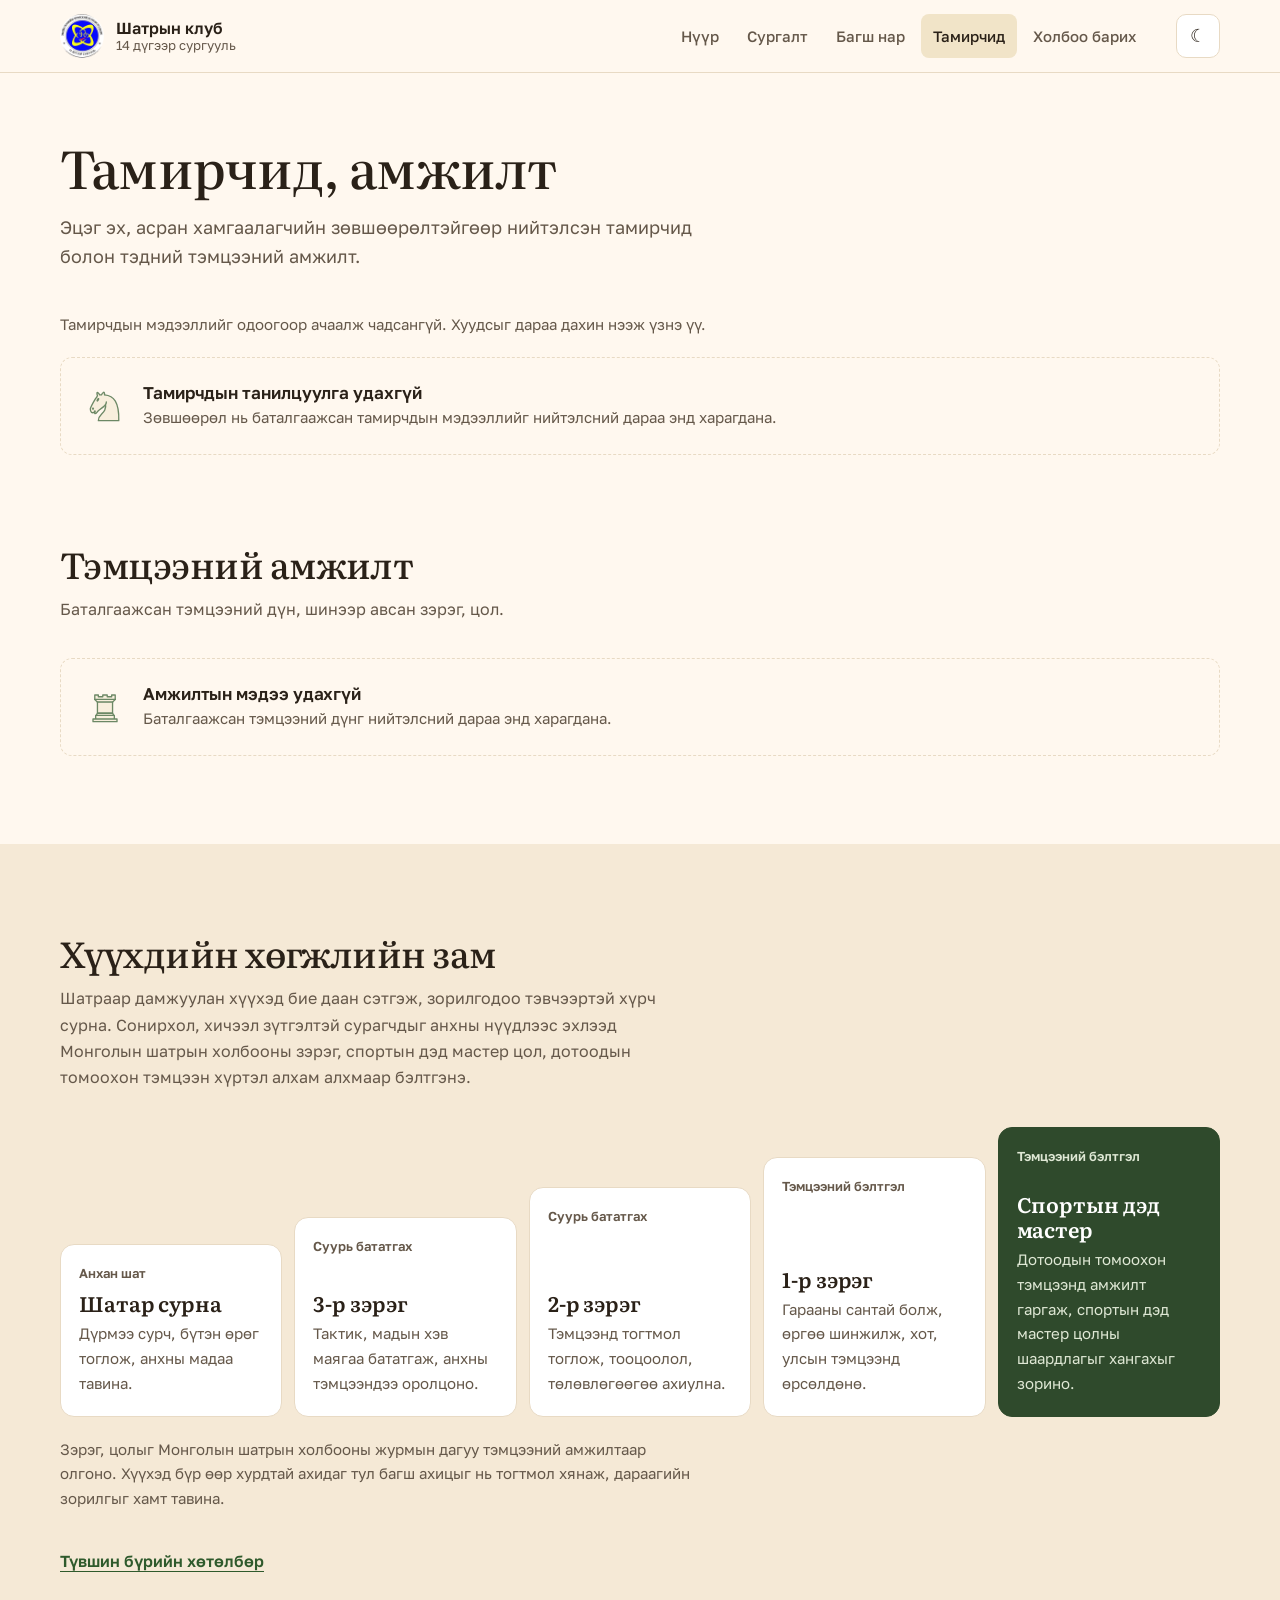
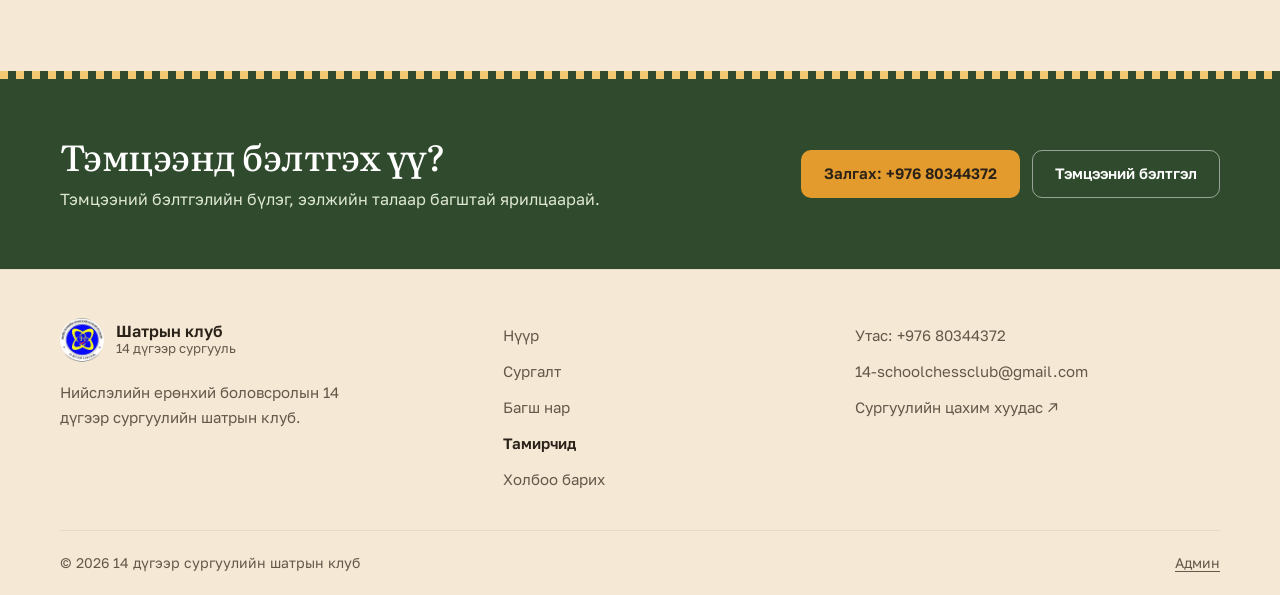
<file: school14-chess-site-v2/athletes.html>
<!doctype html>
<html lang="mn">
  <head>
    <meta charset="utf-8" />
    <meta name="viewport" content="width=device-width, initial-scale=1" />
    <meta name="theme-color" content="#2f4a2c" />
    <title>Тамирчид, амжилт | 14 дүгээр сургуулийн шатрын клуб</title>
    <meta
      name="description"
      content="Шатрын клубын нийтлэхийг зөвшөөрсөн тамирчдын танилцуулга, цол, чансаа болон баталгаажсан тэмцээний амжилт."
    />
    <link rel="icon" type="image/png" href="assets/school-logo-64.png" />

    <!-- Фонт ба загвар -->
    <link rel="preconnect" href="https://fonts.googleapis.com" />
    <link rel="preconnect" href="https://fonts.gstatic.com" crossorigin />
    <link
      rel="stylesheet"
      href="https://fonts.googleapis.com/css2?family=Golos+Text:wght@400;500;600&family=Literata:opsz,wght@7..72,400;7..72,500&display=swap"
    />
    <link rel="stylesheet" href="css/style.css" />
    <!-- Админ нэвтэрсэн үед гарах товч, тэмдэг, цонхны загвар -->
    <link rel="stylesheet" href="css/admin.css" />

    <!-- Өнгөний горимыг хуудас зурагдахаас өмнө тохируулна -->
    <script src="js/theme.js"></script>

    <!-- Хуудасны үйлдлүүд -->
    <script src="js/site-config.js" defer></script>
    <script src="js/common.js" defer></script>
    <script src="js/backend-config.js" defer></script>
    <script src="js/backend.js" defer></script>
    <script src="js/admin-bar.js" defer></script>
    <script src="js/athletes.js" defer></script>
  </head>
  <body>
    <a class="skip" href="#main">Үндсэн агуулга руу шилжих</a>

    <!-- Толгой хэсэг (бүх хуудсанд ижил) -->
    <header class="header">
      <div class="container header-inner">
        <a class="brand" href="index.html" aria-label="14 дүгээр сургуулийн шатрын клуб — Нүүр хуудас">
          <img src="assets/school-logo-192.png" width="44" height="44" alt="" />
          <span>
            Шатрын клуб
            <small>14 дүгээр сургууль</small>
          </span>
        </a>
        <div class="header-tools">
          <button
            class="theme-toggle"
            type="button"
            aria-label="Харанхуй горимд шилжих"
            aria-pressed="false"
          >
            <span aria-hidden="true">☾</span>
          </button>
        </div>
        <button
          id="menu"
          class="menu"
          type="button"
          aria-expanded="false"
          aria-controls="nav"
          aria-label="Үндсэн цэс нээх"
        >
          <span aria-hidden="true">☰</span>
        </button>
        <nav id="nav" aria-label="Үндсэн цэс">
          <a href="index.html">Нүүр</a>
          <a href="training.html">Сургалт</a>
          <a href="coaches.html">Багш нар</a>
          <a href="athletes.html" aria-current="page">Тамирчид</a>
          <a href="contact.html">Холбоо барих</a>
        </nav>
      </div>
    </header>
    <main id="main" tabindex="-1">
      <div class="container page-head">
        <h1>Тамирчид, амжилт</h1>
        <p class="lede">
          Эцэг эх, асран хамгаалагчийн зөвшөөрөлтэйгөөр нийтэлсэн тамирчид болон тэдний тэмцээний
          амжилт.
        </p>
      </div>

      <!-- Тамирчид: js/athletes.js нийтлэгдсэн, зөвшөөрөл нь баталгаажсан бүртгэлийг серверээс уншина -->
      <section id="athletes" class="container" aria-labelledby="athletes-title">
        <h2 id="athletes-title" class="visually-hidden">Клубын тамирчид</h2>
        <p id="athlete-status" class="data-status" role="status"></p>
        <div id="athlete-list" class="athlete-list">
          <div class="achievements-empty">
            <img src="assets/pieces/blueN.svg" width="40" height="40" alt="" />
            <div>
              <h3>Тамирчдын танилцуулга удахгүй</h3>
              <p>Зөвшөөрөл нь баталгаажсан тамирчдын мэдээллийг нийтэлсний дараа энд харагдана.</p>
            </div>
          </div>
        </div>
      </section>

      <!-- Тэмцээний амжилт -->
      <section id="achievements" class="section" aria-labelledby="achievements-title">
        <div class="container">
          <div class="section-head">
            <h2 id="achievements-title">Тэмцээний амжилт</h2>
            <p>Баталгаажсан тэмцээний дүн, шинээр авсан зэрэг, цол.</p>
          </div>
          <div id="achievement-list" class="achievement-list">
            <div class="achievements-empty">
              <img src="assets/pieces/blueR.svg" width="40" height="40" alt="" />
              <div>
                <h3>Амжилтын мэдээ удахгүй</h3>
                <p>Баталгаажсан тэмцээний дүнг нийтэлсний дараа энд харагдана.</p>
              </div>
            </div>
          </div>
          <noscript>
            <p class="data-status">
              Тамирчид болон амжилтын жагсаалтыг үзэхэд JavaScript шаардлагатай. Мэдээлэл авах бол
              <a href="contact.html">бидэнтэй холбогдоорой</a>.
            </p>
          </noscript>
        </div>
      </section>


      <!-- Хүүхдийн хөгжлийн зам: Монголын шатрын холбооны зэрэг, цол руу -->
      <section id="growth" class="section alt" aria-labelledby="growth-title">
        <div class="container">
          <div class="section-head">
            <h2 id="growth-title">Хүүхдийн хөгжлийн зам</h2>
            <p>
              Шатраар дамжуулан хүүхэд бие даан сэтгэж, зорилгодоо тэвчээртэй хүрч сурна. Сонирхол,
              хичээл зүтгэлтэй сурагчдыг анхны нүүдлээс эхлээд Монголын шатрын холбооны зэрэг, спортын
              дэд мастер цол, дотоодын томоохон тэмцээн хүртэл алхам алхмаар бэлтгэнэ.
            </p>
          </div>
          <ol class="growth">
            <li>
              <span class="growth-stage">Анхан шат</span>
              <h3>Шатар сурна</h3>
              <p>Дүрмээ сурч, бүтэн өрөг тоглож, анхны мадаа тавина.</p>
            </li>
            <li>
              <span class="growth-stage">Суурь бататгах</span>
              <h3>3-р зэрэг</h3>
              <p>Тактик, мадын хэв маягаа бататгаж, анхны тэмцээндээ оролцоно.</p>
            </li>
            <li>
              <span class="growth-stage">Суурь бататгах</span>
              <h3>2-р зэрэг</h3>
              <p>Тэмцээнд тогтмол тоглож, тооцоолол, төлөвлөгөөгөө ахиулна.</p>
            </li>
            <li>
              <span class="growth-stage">Тэмцээний бэлтгэл</span>
              <h3>1-р зэрэг</h3>
              <p>Гарааны сантай болж, өргөө шинжилж, хот, улсын тэмцээнд өрсөлдөнө.</p>
            </li>
            <li>
              <span class="growth-stage">Тэмцээний бэлтгэл</span>
              <h3>Спортын дэд мастер</h3>
              <p>Дотоодын томоохон тэмцээнд амжилт гаргаж, спортын дэд мастер цолны шаардлагыг хангахыг зорино.</p>
            </li>
          </ol>
          <p class="note growth-note">
            Зэрэг, цолыг Монголын шатрын холбооны журмын дагуу тэмцээний амжилтаар олгоно. Хүүхэд бүр
            өөр хурдтай ахидаг тул багш ахицыг нь тогтмол хянаж, дараагийн зорилгыг хамт тавина.
          </p>
          <p class="section-foot"><a class="text-link" href="training.html#program">Түвшин бүрийн хөтөлбөр</a></p>
        </div>
      </section>


      <!-- Бүртгэлийн уриалга -->
      <section class="cta-band" aria-labelledby="cta-title">
        <div class="checker" aria-hidden="true"></div>
        <div class="container">
          <div>
            <h2 id="cta-title">Тэмцээнд бэлтгэх үү?</h2>
            <p>Тэмцээний бэлтгэлийн бүлэг, ээлжийн талаар багштай ярилцаарай.</p>
          </div>
          <div class="actions">
            <a class="button light" href="tel:+97680344372" data-club-href="phone">
              <span>Залгах:&nbsp;<span data-club="phone">+976 80344372</span></span>
            </a>
            <a class="button outline-light" href="training.html#level-competition">Тэмцээний бэлтгэл</a>
          </div>
        </div>
      </section>
    </main>

    <!-- Хөл хэсэг (бүх хуудсанд ижил) -->
    <footer>
      <div class="container footer-top">
        <div class="footer-brand">
          <a class="brand" href="index.html" aria-label="14 дүгээр сургуулийн шатрын клуб — Нүүр хуудас">
            <img src="assets/school-logo-192.png" width="44" height="44" alt="" />
            <span>
              Шатрын клуб
              <small>14 дүгээр сургууль</small>
            </span>
          </a>
          <p>Нийслэлийн ерөнхий боловсролын 14 дүгээр сургуулийн шатрын клуб.</p>
        </div>
        <nav class="footer-nav" aria-label="Хөл хэсгийн цэс">
          <ul>
            <li><a href="index.html">Нүүр</a></li>
            <li><a href="training.html">Сургалт</a></li>
            <li><a href="coaches.html">Багш нар</a></li>
            <li><a href="athletes.html" aria-current="page">Тамирчид</a></li>
            <li><a href="contact.html">Холбоо барих</a></li>
          </ul>
        </nav>
        <ul class="footer-contact">
          <li>
            <a href="tel:+97680344372" data-club-href="phone">
              <span>Утас:&nbsp;<span data-club="phone">+976 80344372</span></span>
            </a>
          </li>
          <li>
            <a href="mailto:14-schoolchessclub@gmail.com" data-club-href="email">
              <span data-club="email">14-schoolchessclub@gmail.com</span>
            </a>
          </li>
          <li>
            <a href="https://14school.mn/" target="_blank" rel="noopener" data-club-href="schoolUrl">
              Сургуулийн цахим хуудас ↗
            </a>
          </li>
        </ul>
      </div>
      <div class="container footer-bottom">
        <span>© 2026 14 дүгээр сургуулийн шатрын клуб</span>
        <a href="admin.html" rel="nofollow">Админ</a>
      </div>
    </footer>
  </body>
</html>
</file>
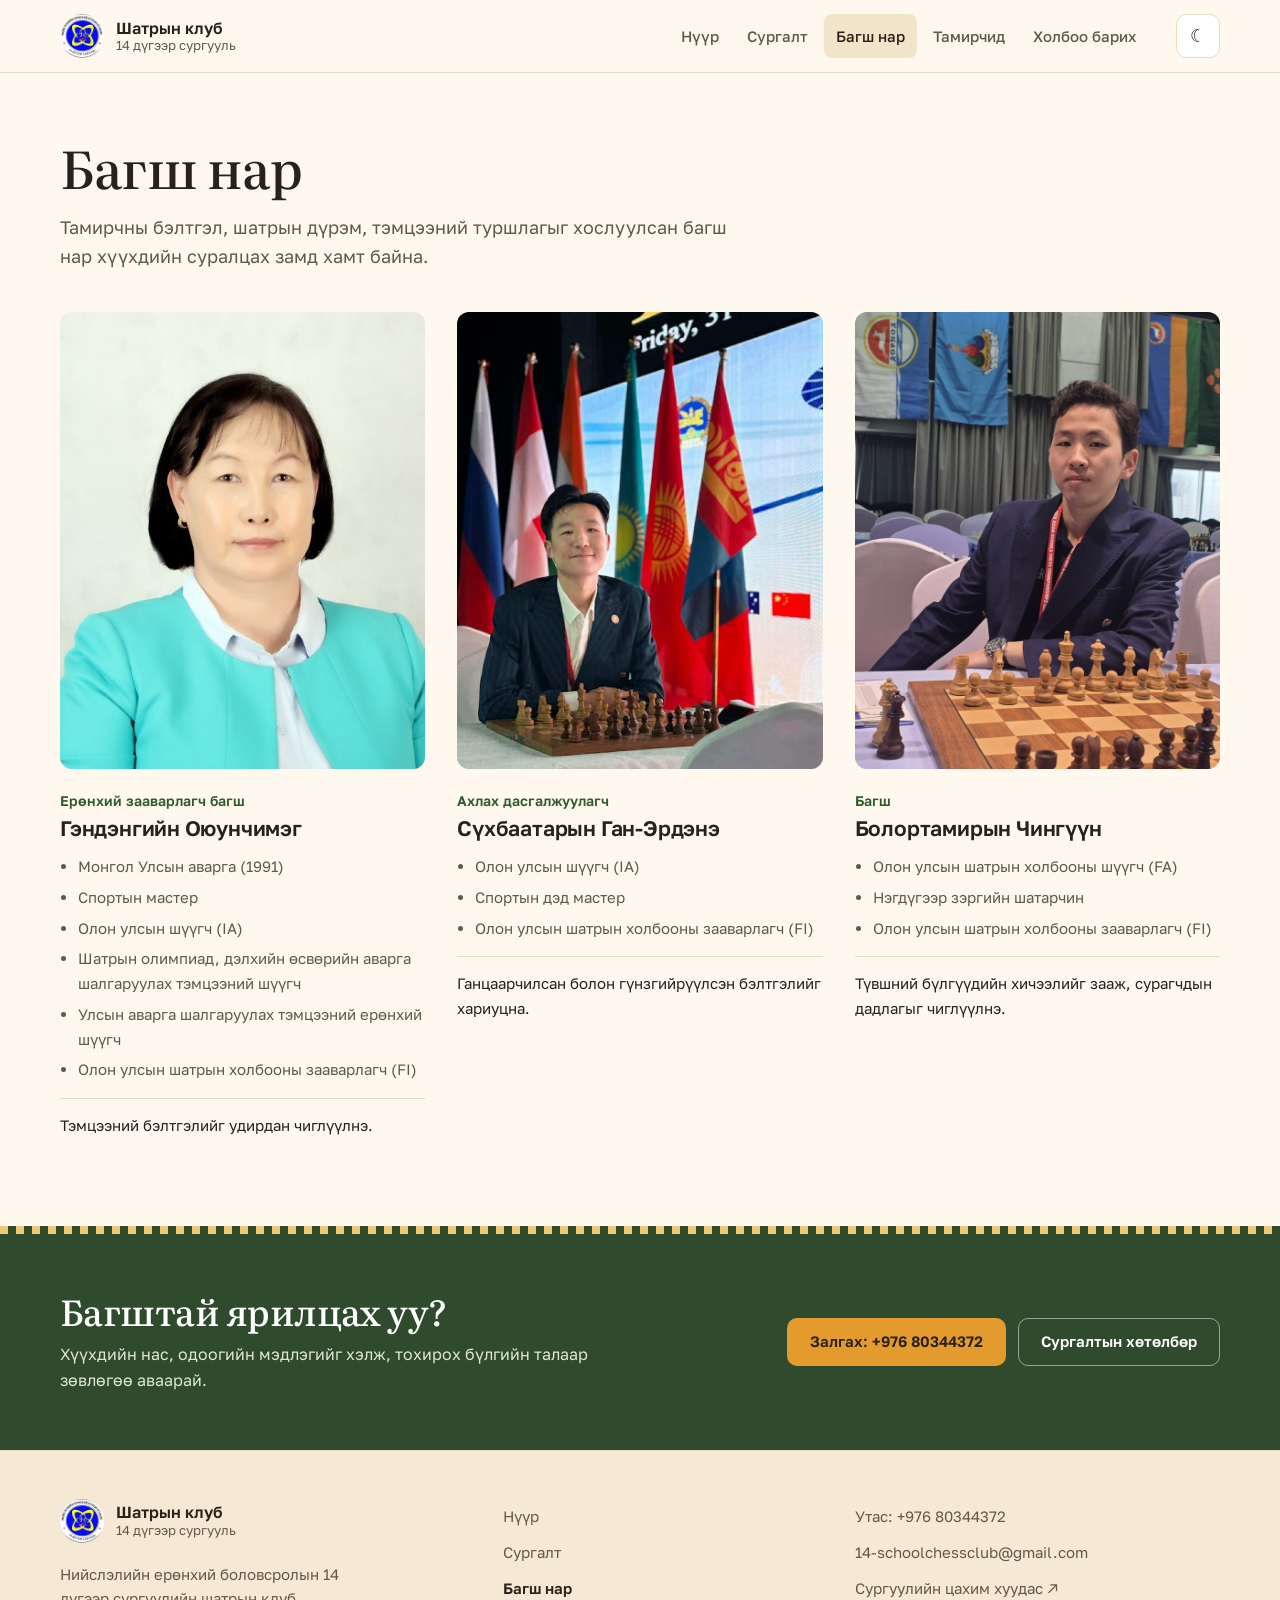
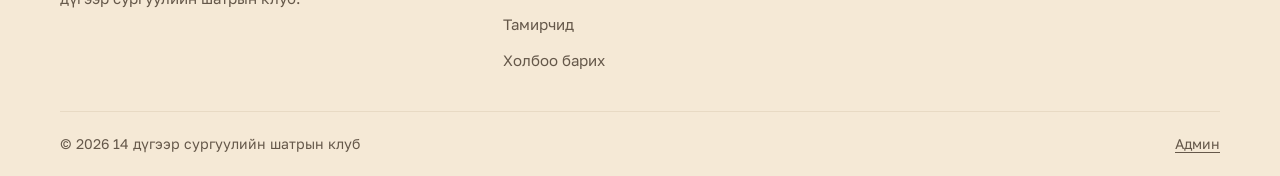
<file: school14-chess-site-v2/coaches.html>
<!doctype html>
<html lang="mn">
  <head>
    <meta charset="utf-8" />
    <meta name="viewport" content="width=device-width, initial-scale=1" />
    <meta name="theme-color" content="#2f4a2c" />
    <title>Багш нар | 14 дүгээр сургуулийн шатрын клуб</title>
    <meta
      name="description"
      content="14 дүгээр сургуулийн шатрын клубын багш, дасгалжуулагчдын танилцуулга, цол зэрэг, хариуцах чиглэл."
    />
    <link rel="icon" type="image/png" href="assets/school-logo-64.png" />

    <!-- Фонт ба загвар -->
    <link rel="preconnect" href="https://fonts.googleapis.com" />
    <link rel="preconnect" href="https://fonts.gstatic.com" crossorigin />
    <link
      rel="stylesheet"
      href="https://fonts.googleapis.com/css2?family=Golos+Text:wght@400;500;600&family=Literata:opsz,wght@7..72,400;7..72,500&display=swap"
    />
    <link rel="stylesheet" href="css/style.css" />

    <!-- Өнгөний горимыг хуудас зурагдахаас өмнө тохируулна -->
    <script src="js/theme.js"></script>

    <!-- Хуудасны үйлдлүүд -->
    <script src="js/site-config.js" defer></script>
    <script src="js/common.js" defer></script>
    <script src="js/admin-bar.js" defer></script>
  </head>
  <body>
    <a class="skip" href="#main">Үндсэн агуулга руу шилжих</a>

    <!-- Толгой хэсэг (бүх хуудсанд ижил) -->
    <header class="header">
      <div class="container header-inner">
        <a class="brand" href="index.html" aria-label="14 дүгээр сургуулийн шатрын клуб — Нүүр хуудас">
          <img src="assets/school-logo-192.png" width="44" height="44" alt="" />
          <span>
            Шатрын клуб
            <small>14 дүгээр сургууль</small>
          </span>
        </a>
        <div class="header-tools">
          <button
            class="theme-toggle"
            type="button"
            aria-label="Харанхуй горимд шилжих"
            aria-pressed="false"
          >
            <span aria-hidden="true">☾</span>
          </button>
        </div>
        <button
          id="menu"
          class="menu"
          type="button"
          aria-expanded="false"
          aria-controls="nav"
          aria-label="Үндсэн цэс нээх"
        >
          <span aria-hidden="true">☰</span>
        </button>
        <nav id="nav" aria-label="Үндсэн цэс">
          <a href="index.html">Нүүр</a>
          <a href="training.html">Сургалт</a>
          <a href="coaches.html" aria-current="page">Багш нар</a>
          <a href="athletes.html">Тамирчид</a>
          <a href="contact.html">Холбоо барих</a>
        </nav>
      </div>
    </header>
    <main id="main" tabindex="-1">
      <div class="container page-head">
        <h1>Багш нар</h1>
        <p class="lede">
          Тамирчны бэлтгэл, шатрын дүрэм, тэмцээний туршлагыг хослуулсан багш нар хүүхдийн суралцах
          замд хамт байна.
        </p>
      </div>

      <section class="container page-body" aria-label="Багш, дасгалжуулагчид">
        <div class="coach-grid" id="teacher-list">
          <article class="coach" id="oyunchimeg" data-teacher="oyunchimeg">
            <div class="coach-photo">
              <img src="assets/oyunchimeg.jpg" alt="Гэндэнгийн Оюунчимэг" loading="lazy" />
            </div>
            <p class="coach-role">Ерөнхий зааварлагч багш</p>
            <h2>Гэндэнгийн Оюунчимэг</h2>
            <ul>
              <li>Монгол Улсын аварга (1991)</li>
              <li>Спортын мастер</li>
              <li>Олон улсын шүүгч (IA)</li>
              <li>Шатрын олимпиад, дэлхийн өсвөрийн аварга шалгаруулах тэмцээний шүүгч</li>
              <li>Улсын аварга шалгаруулах тэмцээний ерөнхий шүүгч</li>
              <li>Олон улсын шатрын холбооны зааварлагч (FI)</li>
            </ul>
            <p class="coach-duty">Тэмцээний бэлтгэлийг удирдан чиглүүлнэ.</p>
          </article>
          <article class="coach" id="ganerdene" data-teacher="ganerdene">
            <div class="coach-photo">
              <img src="assets/ganerdene.jpg" alt="Сүхбаатарын Ган-Эрдэнэ" loading="lazy" />
            </div>
            <p class="coach-role">Ахлах дасгалжуулагч</p>
            <h2>Сүхбаатарын Ган-Эрдэнэ</h2>
            <ul>
              <li>Олон улсын шүүгч (IA)</li>
              <li>Спортын дэд мастер</li>
              <li>Олон улсын шатрын холбооны зааварлагч (FI)</li>
            </ul>
            <p class="coach-duty">Ганцаарчилсан болон гүнзгийрүүлсэн бэлтгэлийг хариуцна.</p>
          </article>
          <article class="coach" id="chinguun" data-teacher="chinguun">
            <div class="coach-photo">
              <img src="assets/chinguun.jpg" alt="Болортамирын Чингүүн" loading="lazy" />
            </div>
            <p class="coach-role">Багш</p>
            <h2>Болортамирын Чингүүн</h2>
            <ul>
              <li>Олон улсын шатрын холбооны шүүгч (FA)</li>
              <li>Нэгдүгээр зэргийн шатарчин</li>
              <li>Олон улсын шатрын холбооны зааварлагч (FI)</li>
            </ul>
            <p class="coach-duty">Түвшний бүлгүүдийн хичээлийг зааж, сурагчдын дадлагыг чиглүүлнэ.</p>
          </article>
        </div>
      </section>

      <!-- Бүртгэлийн уриалга -->
      <section class="cta-band" aria-labelledby="cta-title">
        <div class="checker" aria-hidden="true"></div>
        <div class="container">
          <div>
            <h2 id="cta-title">Багштай ярилцах уу?</h2>
            <p>Хүүхдийн нас, одоогийн мэдлэгийг хэлж, тохирох бүлгийн талаар зөвлөгөө аваарай.</p>
          </div>
          <div class="actions">
            <a class="button light" href="tel:+97680344372" data-club-href="phone">
              <span>Залгах:&nbsp;<span data-club="phone">+976 80344372</span></span>
            </a>
            <a class="button outline-light" href="training.html">Сургалтын хөтөлбөр</a>
          </div>
        </div>
      </section>
    </main>

    <!-- Хөл хэсэг (бүх хуудсанд ижил) -->
    <footer>
      <div class="container footer-top">
        <div class="footer-brand">
          <a class="brand" href="index.html" aria-label="14 дүгээр сургуулийн шатрын клуб — Нүүр хуудас">
            <img src="assets/school-logo-192.png" width="44" height="44" alt="" />
            <span>
              Шатрын клуб
              <small>14 дүгээр сургууль</small>
            </span>
          </a>
          <p>Нийслэлийн ерөнхий боловсролын 14 дүгээр сургуулийн шатрын клуб.</p>
        </div>
        <nav class="footer-nav" aria-label="Хөл хэсгийн цэс">
          <ul>
            <li><a href="index.html">Нүүр</a></li>
            <li><a href="training.html">Сургалт</a></li>
            <li><a href="coaches.html" aria-current="page">Багш нар</a></li>
            <li><a href="athletes.html">Тамирчид</a></li>
            <li><a href="contact.html">Холбоо барих</a></li>
          </ul>
        </nav>
        <ul class="footer-contact">
          <li>
            <a href="tel:+97680344372" data-club-href="phone">
              <span>Утас:&nbsp;<span data-club="phone">+976 80344372</span></span>
            </a>
          </li>
          <li>
            <a href="mailto:14-schoolchessclub@gmail.com" data-club-href="email">
              <span data-club="email">14-schoolchessclub@gmail.com</span>
            </a>
          </li>
          <li>
            <a href="https://14school.mn/" target="_blank" rel="noopener" data-club-href="schoolUrl">
              Сургуулийн цахим хуудас ↗
            </a>
          </li>
        </ul>
      </div>
      <div class="container footer-bottom">
        <span>© 2026 14 дүгээр сургуулийн шатрын клуб</span>
        <a href="admin.html" rel="nofollow">Админ</a>
      </div>
    </footer>
  </body>
</html>
</file>
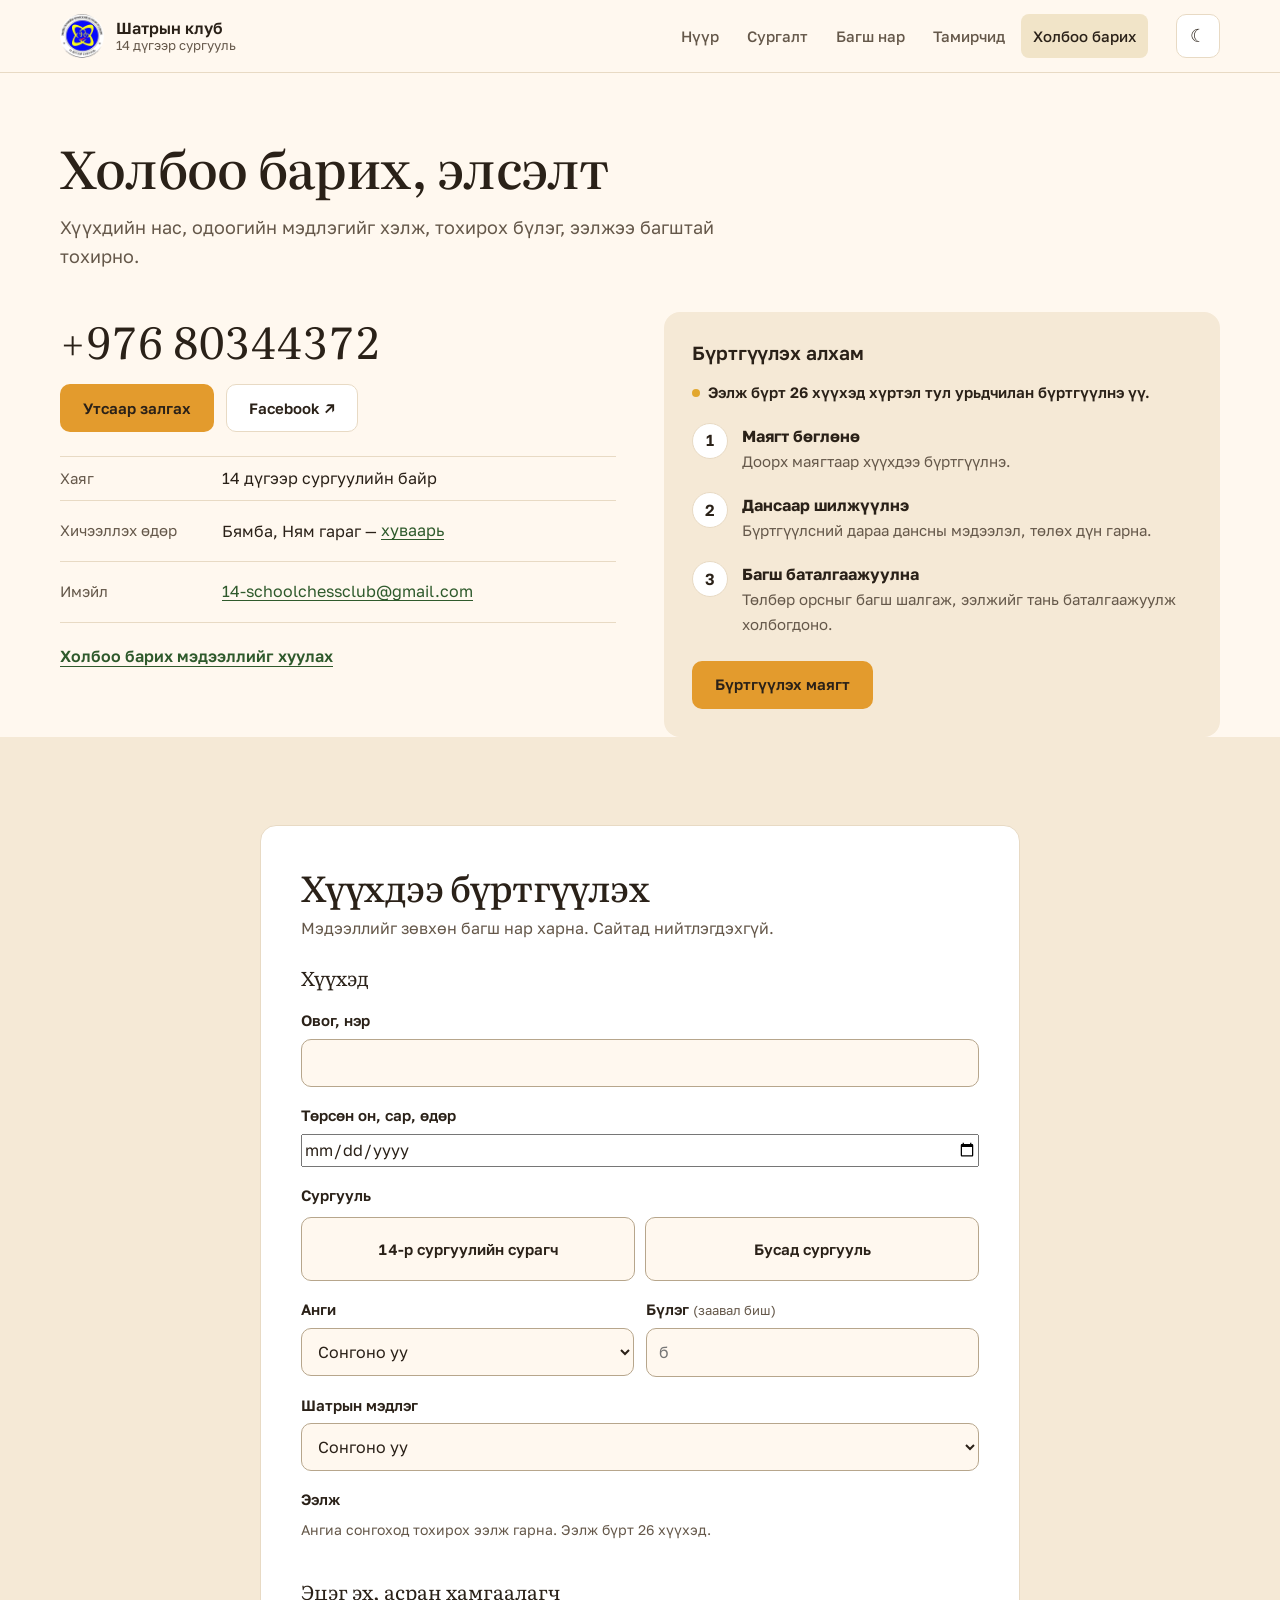
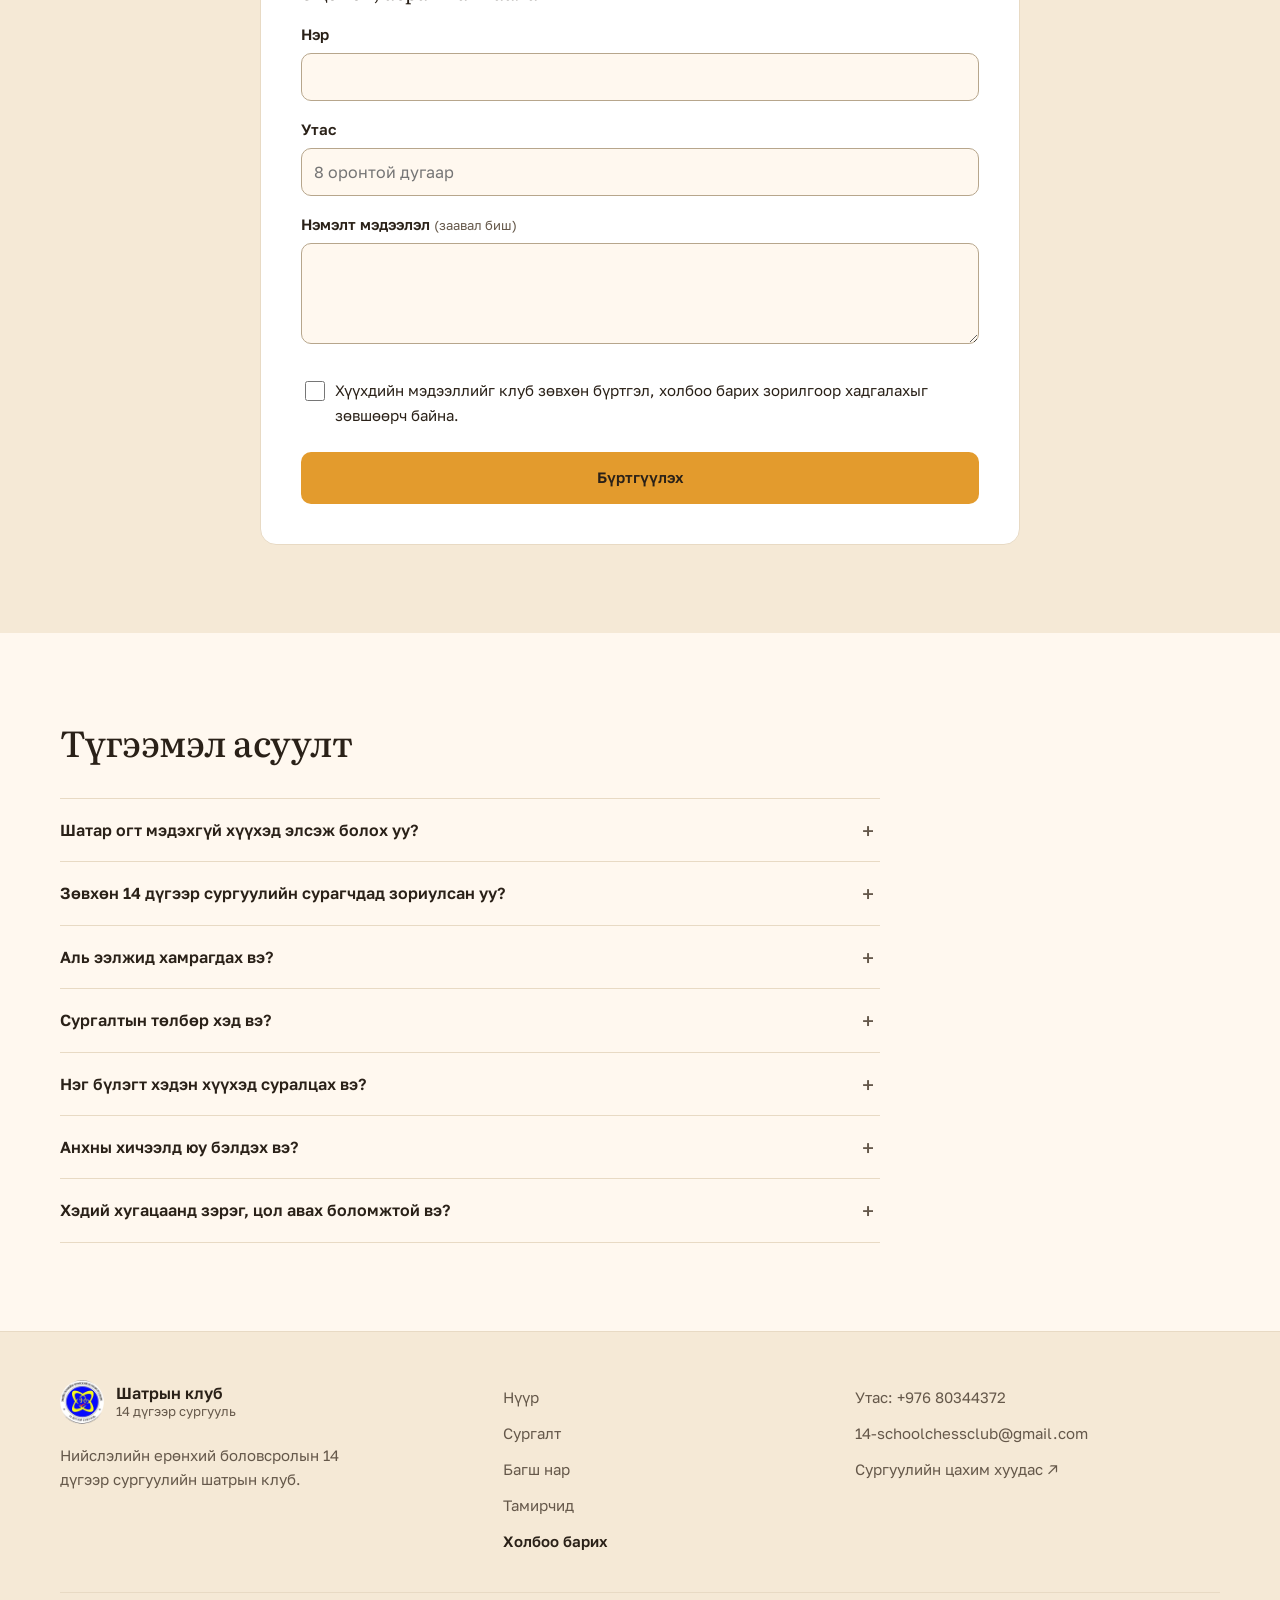
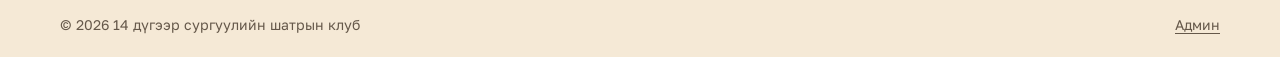
<file: school14-chess-site-v2/contact.html>
<!doctype html>
<html lang="mn">
  <head>
    <meta charset="utf-8" />
    <meta name="viewport" content="width=device-width, initial-scale=1" />
    <meta name="theme-color" content="#2f4a2c" />
    <title>Холбоо барих, элсэлт | 14 дүгээр сургуулийн шатрын клуб</title>
    <meta
      name="description"
      content="Шатрын клубт бүртгүүлэх алхам, утас, имэйл, хаяг болон эцэг эхийн түгээмэл асуултын хариулт."
    />
    <link rel="icon" type="image/png" href="assets/school-logo-64.png" />

    <!-- Фонт ба загвар -->
    <link rel="preconnect" href="https://fonts.googleapis.com" />
    <link rel="preconnect" href="https://fonts.gstatic.com" crossorigin />
    <link
      rel="stylesheet"
      href="https://fonts.googleapis.com/css2?family=Golos+Text:wght@400;500;600&family=Literata:opsz,wght@7..72,400;7..72,500&display=swap"
    />
    <link rel="stylesheet" href="css/style.css" />

    <!-- Өнгөний горимыг хуудас зурагдахаас өмнө тохируулна -->
    <script src="js/theme.js"></script>

    <!-- Хуудасны үйлдлүүд -->
    <script src="js/site-config.js" defer></script>
    <script src="js/common.js" defer></script>
    <script src="js/backend-config.js" defer></script>
    <script src="js/backend.js" defer></script>
    <script src="js/register.js" defer></script>
    <script src="js/admin-bar.js" defer></script>
  </head>
  <body>
    <a class="skip" href="#main">Үндсэн агуулга руу шилжих</a>

    <!-- Толгой хэсэг (бүх хуудсанд ижил) -->
    <header class="header">
      <div class="container header-inner">
        <a class="brand" href="index.html" aria-label="14 дүгээр сургуулийн шатрын клуб — Нүүр хуудас">
          <img src="assets/school-logo-192.png" width="44" height="44" alt="" />
          <span>
            Шатрын клуб
            <small>14 дүгээр сургууль</small>
          </span>
        </a>
        <div class="header-tools">
          <button
            class="theme-toggle"
            type="button"
            aria-label="Харанхуй горимд шилжих"
            aria-pressed="false"
          >
            <span aria-hidden="true">☾</span>
          </button>
        </div>
        <button
          id="menu"
          class="menu"
          type="button"
          aria-expanded="false"
          aria-controls="nav"
          aria-label="Үндсэн цэс нээх"
        >
          <span aria-hidden="true">☰</span>
        </button>
        <nav id="nav" aria-label="Үндсэн цэс">
          <a href="index.html">Нүүр</a>
          <a href="training.html">Сургалт</a>
          <a href="coaches.html">Багш нар</a>
          <a href="athletes.html">Тамирчид</a>
          <a href="contact.html" aria-current="page">Холбоо барих</a>
        </nav>
      </div>
    </header>
    <main id="main" tabindex="-1">
      <div class="container page-head">
        <h1>Холбоо барих, элсэлт</h1>
        <p class="lede">
          Хүүхдийн нас, одоогийн мэдлэгийг хэлж, тохирох бүлэг, ээлжээ багштай тохирно.
        </p>
      </div>

      <section id="contact" class="container contact-grid" aria-label="Холбоо барих мэдээлэл">
        <div>
          <a class="contact-phone" href="tel:+97680344372" data-club-href="phone">
            <span data-club="phone">+976 80344372</span>
          </a>
          <div class="actions contact-actions">
            <a class="button primary" href="tel:+97680344372" data-club-href="phone">Утсаар залгах</a>
            <a
              class="button secondary"
              href="https://www.facebook.com/ganaa.ganaa.919406"
              data-club-href="facebookUrl"
              target="_blank"
              rel="noopener"
            >
              Facebook ↗
            </a>
          </div>
          <dl class="contact-list">
            <div>
              <dt>Хаяг</dt>
              <dd data-club="address">14 дүгээр сургуулийн байр</dd>
            </div>
            <div>
              <dt>Хичээллэх өдөр</dt>
              <dd>
                <span data-club="days">Бямба, Ням</span> гараг —
                <a href="training.html#schedule">хуваарь</a>
              </dd>
            </div>
            <div>
              <dt>Имэйл</dt>
              <dd>
                <a href="mailto:14-schoolchessclub@gmail.com" data-club-href="email">
                  <span data-club="email">14-schoolchessclub@gmail.com</span>
                </a>
              </dd>
            </div>
          </dl>
          <button class="copy-contact" id="copy-contact" type="button">
            Холбоо барих мэдээллийг хуулах
          </button>
          <p id="copy-status" role="status"></p>
        </div>

        <div class="steps">
          <h2 class="as-h3">Бүртгүүлэх алхам</h2>
          <p class="limit-note">Ээлж бүрт 26 хүүхэд хүртэл тул урьдчилан бүртгүүлнэ үү.</p>
          <ol>
            <li>
              <div>
                <strong>Маягт бөглөнө</strong>
                <p>Доорх маягтаар хүүхдээ бүртгүүлнэ.</p>
              </div>
            </li>
            <li>
              <div>
                <strong>Дансаар шилжүүлнэ</strong>
                <p>Бүртгүүлсний дараа дансны мэдээлэл, төлөх дүн гарна.</p>
              </div>
            </li>
            <li>
              <div>
                <strong>Багш баталгаажуулна</strong>
                <p>Төлбөр орсныг багш шалгаж, ээлжийг тань баталгаажуулж холбогдоно.</p>
              </div>
            </li>
          </ol>
          <a class="button primary" href="#register">Бүртгүүлэх маягт</a>
        </div>
      </section>

      <!-- Онлайн бүртгэл -->
      <section id="register" class="section register-section" aria-labelledby="register-title">
        <div class="container">
          <div class="register-card">
            <h2 id="register-title">Хүүхдээ бүртгүүлэх</h2>
            <p class="register-lede">
              Мэдээллийг зөвхөн багш нар харна. Сайтад нийтлэгдэхгүй.
            </p>

            <noscript>
              <p class="register-error">
                Маягт ажиллахад JavaScript шаардлагатай. Утсаар бүртгүүлнэ үү:
                <a href="tel:+97680344372">+976 80344372</a>
              </p>
            </noscript>

            <form id="register-form" class="register-form" novalidate hidden>
              <p id="register-error" class="register-error" role="alert"></p>

              <fieldset>
                <legend>Хүүхэд</legend>
                <label for="reg-child">Овог, нэр</label>
                <input id="reg-child" name="child" type="text" maxlength="120" autocomplete="off" required />

                <label for="reg-birth">Төрсөн он, сар, өдөр</label>
                <input id="reg-birth" name="birth" type="date" required />

                <span class="register-label" id="reg-school-label">Сургууль</span>
                <div class="choice-options two" role="radiogroup" aria-labelledby="reg-school-label">
                  <label><input type="radio" name="school" value="14" required /> <span>14-р сургуулийн сурагч</span></label>
                  <label><input type="radio" name="school" value="other" /> <span>Бусад сургууль</span></label>
                </div>

                <div class="grade-row">
                  <div>
                    <label for="reg-grade-num">Анги</label>
                    <select id="reg-grade-num" name="gradeNum" required>
                      <option value="">Сонгоно уу</option>
                    <option value="1">1-р анги</option>
                    <option value="2">2-р анги</option>
                    <option value="3">3-р анги</option>
                    <option value="4">4-р анги</option>
                    <option value="5">5-р анги</option>
                    <option value="6">6-р анги</option>
                    <option value="7">7-р анги</option>
                    <option value="8">8-р анги</option>
                    <option value="9">9-р анги</option>
                    <option value="10">10-р анги</option>
                    <option value="11">11-р анги</option>
                    <option value="12">12-р анги</option>
                    </select>
                  </div>
                  <div>
                    <label for="reg-grade" id="reg-grade-label">Бүлэг <span class="optional">(заавал биш)</span></label>
                    <input id="reg-grade" name="grade" type="text" maxlength="60" placeholder="б" />
                  </div>
                </div>

                <label for="reg-experience">Шатрын мэдлэг</label>
                <select id="reg-experience" name="experience" required>
                  <option value="">Сонгоно уу</option>
                  <option>Шатар мэдэхгүй</option>
                  <option>Нүүдлээ мэднэ</option>
                  <option>Тэмцээнд оролцож байсан</option>
                </select>

                <span class="register-label" id="reg-shift-label">Ээлж</span>
                <p id="reg-shift-hint" class="register-hint">Ангиа сонгоход тохирох ээлж гарна. Ээлж бүрт 26 хүүхэд.</p>
                <div id="reg-shifts" class="choice-options" role="radiogroup" aria-labelledby="reg-shift-label"></div>
              </fieldset>

              <fieldset>
                <legend>Эцэг эх, асран хамгаалагч</legend>
                <label for="reg-parent">Нэр</label>
                <input id="reg-parent" name="parent" type="text" maxlength="120" autocomplete="name" required />

                <label for="reg-phone">Утас</label>
                <input id="reg-phone" name="phone" type="tel" inputmode="numeric" maxlength="16" autocomplete="tel" placeholder="8 оронтой дугаар" required />

                <label for="reg-note">Нэмэлт мэдээлэл <span class="optional">(заавал биш)</span></label>
                <textarea id="reg-note" name="note" rows="3" maxlength="500"></textarea>
              </fieldset>

              <label class="register-consent">
                <input id="reg-consent" name="consent" type="checkbox" required />
                <span>
                  Хүүхдийн мэдээллийг клуб зөвхөн бүртгэл, холбоо барих зорилгоор хадгалахыг
                  зөвшөөрч байна.
                </span>
              </label>

              <button class="button primary" type="submit">Бүртгүүлэх</button>
            </form>

            <!-- Бүртгэл хүлээн авсны дараа л төлбөрийн мэдээлэл харагдана -->
            <div id="register-done" class="register-done" tabindex="-1" hidden>
              <h3 id="done-title">Бүртгэл хүлээн авлаа</h3>
              <p id="done-lede" class="register-lede">Эхний 8 хичээлийн төлбөрөө доорх дансанд шилжүүлнэ үү.</p>
              <dl id="done-summary" class="done-summary"></dl>

              <h4 class="pay-title">Төлбөр шилжүүлэх данс</h4>
              <dl id="pay-details" class="pay-details"></dl>
              <p id="pay-copy-status" class="copy-feedback" role="status"></p>

              <p class="register-small">
                Төлбөр орсныг багш шалгаж баталгаажуулаад холбогдоно. Нэг төлбөрөөр 8 удаагийн
                хичээлд сууна. Тасалсан, чөлөө авсан хичээл ч тоологдох тул 8 хичээл дуусахад
                дараагийн төлбөрөө шилжүүлнэ.
              </p>
              <button id="register-again" class="button secondary" type="button">Өөр хүүхэд бүртгүүлэх</button>
            </div>
          </div>
        </div>
      </section>

      <!-- Түгээмэл асуулт -->
      <section id="faq" class="section" aria-labelledby="faq-title">
        <div class="container">
          <div class="section-head">
            <h2 id="faq-title">Түгээмэл асуулт</h2>
          </div>
          <div class="faq-list">
            <details>
              <summary>Шатар огт мэдэхгүй хүүхэд элсэж болох уу?</summary>
              <p>
                Болно. Анхан шатны сургалт хөлөг, дүрсүүдийн нүүдэл болон үндсэн дүрмээс эхэлнэ.
                Урьдчилсан мэдлэг шаардахгүй.
              </p>
            </details>
            <details>
              <summary>Зөвхөн 14 дүгээр сургуулийн сурагчдад зориулсан уу?</summary>
              <p>
                Үгүй. Клубын сургалт бүх хүүхдэд нээлттэй. Хүүхдийн нас, түвшинд тохирох бүлгийн
                талаар багштай холбогдож лавлаарай.
              </p>
            </details>
            <details>
              <summary>Аль ээлжид хамрагдах вэ?</summary>
              <p>
                Ээлжийг хүүхдийн ангиар хуваарилна: 1-р анги 10:00–11:00 эсвэл 11:00–12:00, 2-р анги
                11:00–12:00, 3–5-р анги 12:00–13:30, 6-р ангиас дээш 14:00–16:00 (тэмцээний бэлтгэл).
                Ээлж бүрт 26 хүүхэд. Ээлж дүүрсэн бол бүртгэлийн маягтад «Дүүрсэн» гэж харагдана.
              </p>
            </details>
            <details>
              <summary>Сургалтын төлбөр хэд вэ?</summary>
              <p>
                Нэг төлбөрөөр 8 удаагийн хичээлд сууна. Төлбөр 14-р сургуулийн сурагчдад
                <span data-club="feePlain">100,000 төгрөг</span>, бусад сургуулийн сурагчдад
                <span data-club="feeOtherPlain">250,000 төгрөг</span>. Тасалсан, чөлөө авсан хичээл ч
                тоологдоно. Бүртгүүлсний дараа дансны мэдээлэл гарна. Гүйлгээний утгад хүүхдийн
                овог нэр, утасны дугаараа бичнэ. Дэлгэрэнгүйг
                <span data-club="phone">+976 80344372</span> дугаараар лавлаарай.
              </p>
            </details>
            <details>
              <summary>Нэг бүлэгт хэдэн хүүхэд суралцах вэ?</summary>
              <p>
                Багш хүүхэд бүртэй ажиллах боломжтой байхаар бүлэг бүрт хүүхдийн тоог хязгаарласан.
                Сул орон тоо байгаа эсэхийг <span data-club="phone">+976 80344372</span> дугаараар
                лавлаарай.
              </p>
            </details>
            <details>
              <summary>Анхны хичээлд юу бэлдэх вэ?</summary>
              <p>
                Хүүхдийн нас, шатар тоглож байсан эсэхийг багшид хэлж, ирэх өдөр, ээлжээ
                тохиролцоорой. Дэвтэр, үзэг болон хувийн шатрын хэрэгсэл шаардлагатай эсэхийг
                урьдчилан лавлахад болно.
              </p>
            </details>
            <details>
              <summary>Хэдий хугацаанд зэрэг, цол авах боломжтой вэ?</summary>
              <p>
                Тогтсон хугацаа амлах боломжгүй. Ахиц нь хүүхдийн суурь мэдлэг, тогтмол бэлтгэл,
                тэмцээний туршлагаас хамаарна. Зэрэг, цолыг холбогдох шаардлага, тэмцээний
                гүйцэтгэлийн дагуу авна; сургалтад сууснаар автоматаар олгохгүй.
              </p>
            </details>
          </div>
        </div>
      </section>
    </main>

    <!-- Хөл хэсэг (бүх хуудсанд ижил) -->
    <footer>
      <div class="container footer-top">
        <div class="footer-brand">
          <a class="brand" href="index.html" aria-label="14 дүгээр сургуулийн шатрын клуб — Нүүр хуудас">
            <img src="assets/school-logo-192.png" width="44" height="44" alt="" />
            <span>
              Шатрын клуб
              <small>14 дүгээр сургууль</small>
            </span>
          </a>
          <p>Нийслэлийн ерөнхий боловсролын 14 дүгээр сургуулийн шатрын клуб.</p>
        </div>
        <nav class="footer-nav" aria-label="Хөл хэсгийн цэс">
          <ul>
            <li><a href="index.html">Нүүр</a></li>
            <li><a href="training.html">Сургалт</a></li>
            <li><a href="coaches.html">Багш нар</a></li>
            <li><a href="athletes.html">Тамирчид</a></li>
            <li><a href="contact.html" aria-current="page">Холбоо барих</a></li>
          </ul>
        </nav>
        <ul class="footer-contact">
          <li>
            <a href="tel:+97680344372" data-club-href="phone">
              <span>Утас:&nbsp;<span data-club="phone">+976 80344372</span></span>
            </a>
          </li>
          <li>
            <a href="mailto:14-schoolchessclub@gmail.com" data-club-href="email">
              <span data-club="email">14-schoolchessclub@gmail.com</span>
            </a>
          </li>
          <li>
            <a href="https://14school.mn/" target="_blank" rel="noopener" data-club-href="schoolUrl">
              Сургуулийн цахим хуудас ↗
            </a>
          </li>
        </ul>
      </div>
      <div class="container footer-bottom">
        <span>© 2026 14 дүгээр сургуулийн шатрын клуб</span>
        <a href="admin.html" rel="nofollow">Админ</a>
      </div>
    </footer>
  </body>
</html>
</file>
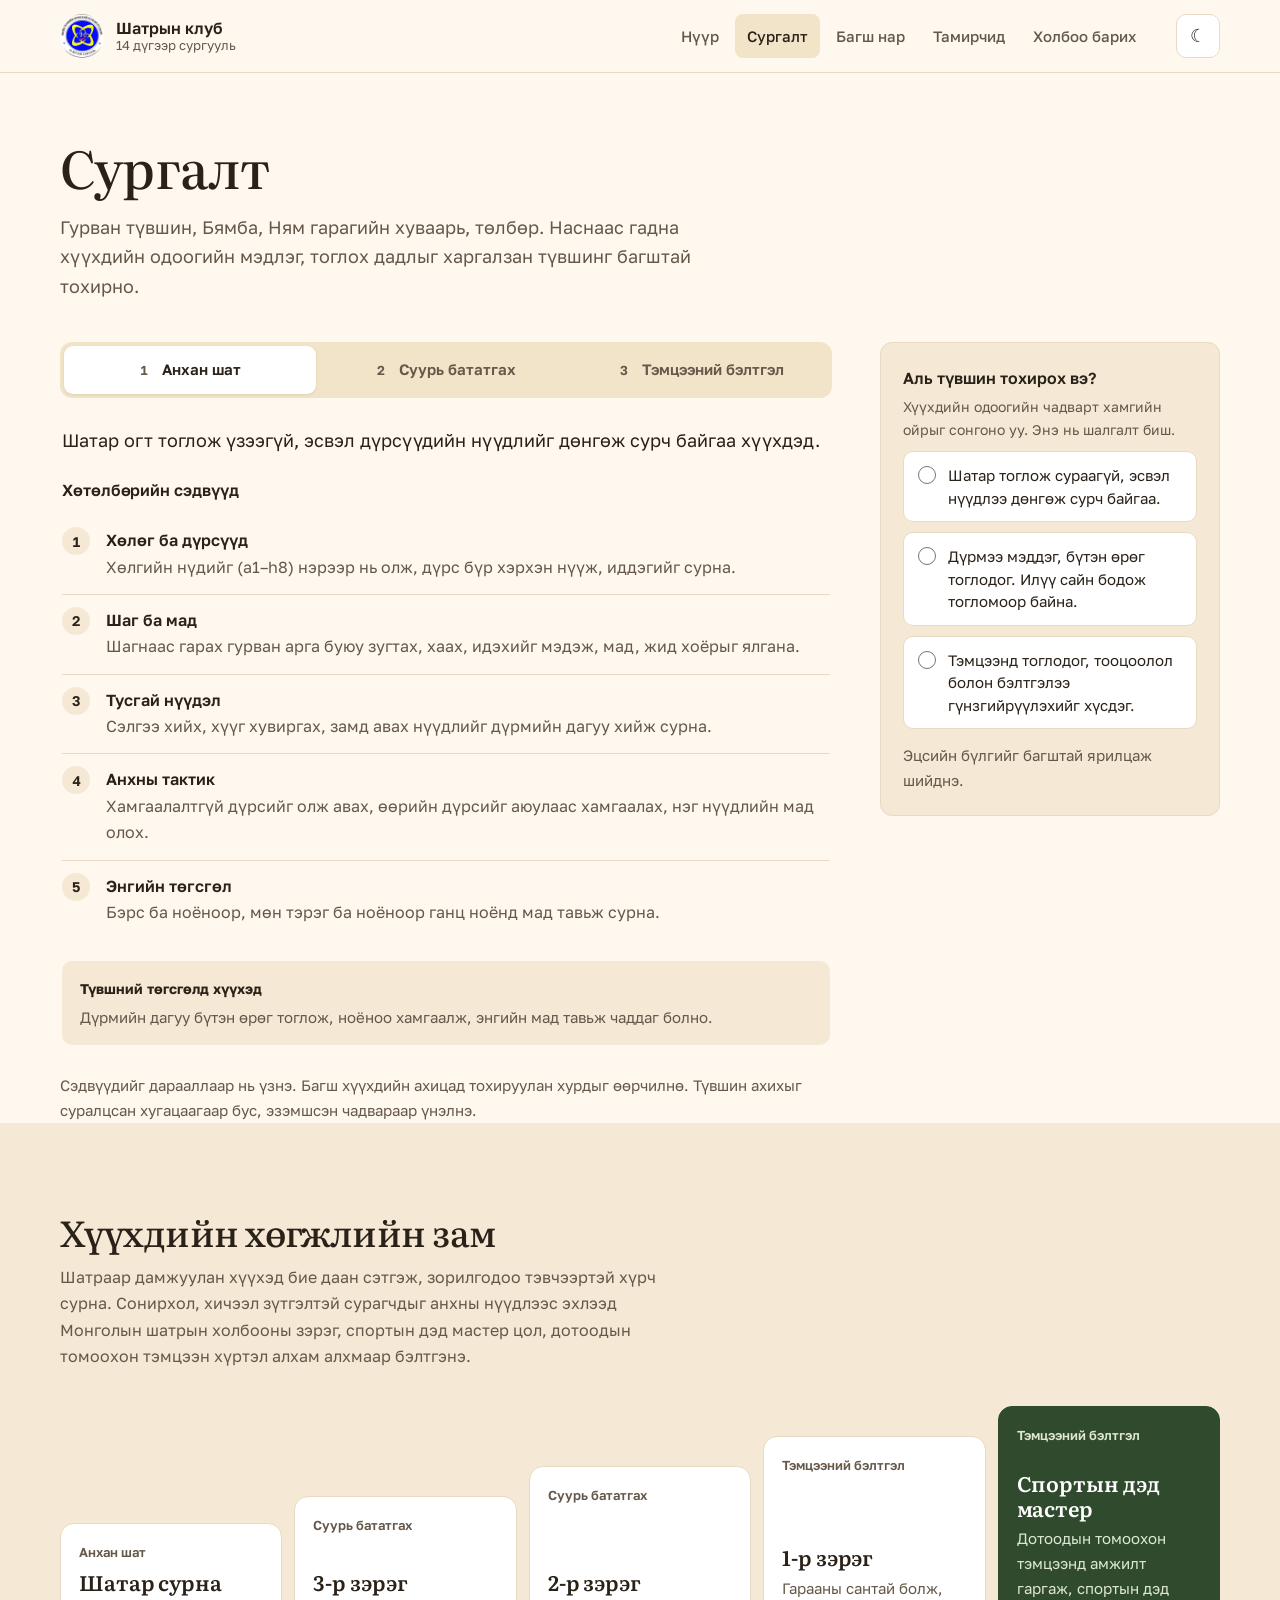
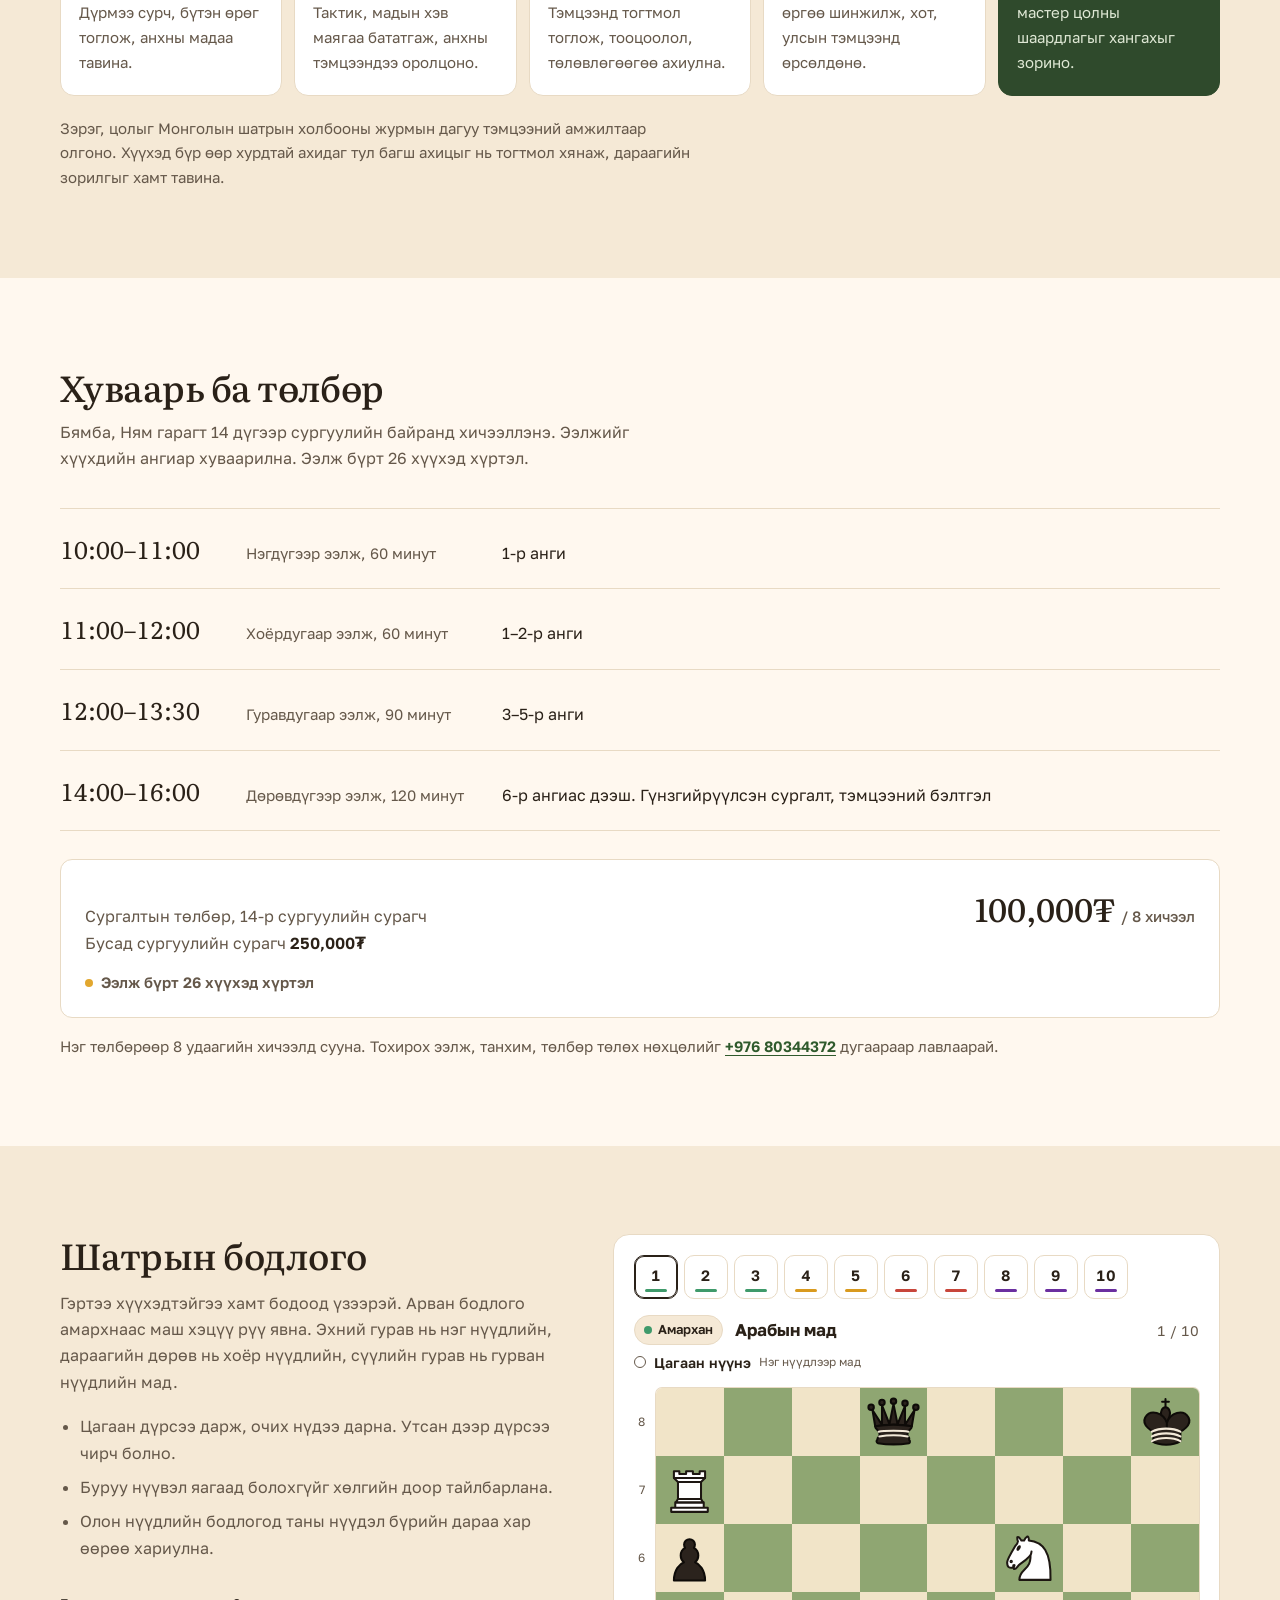
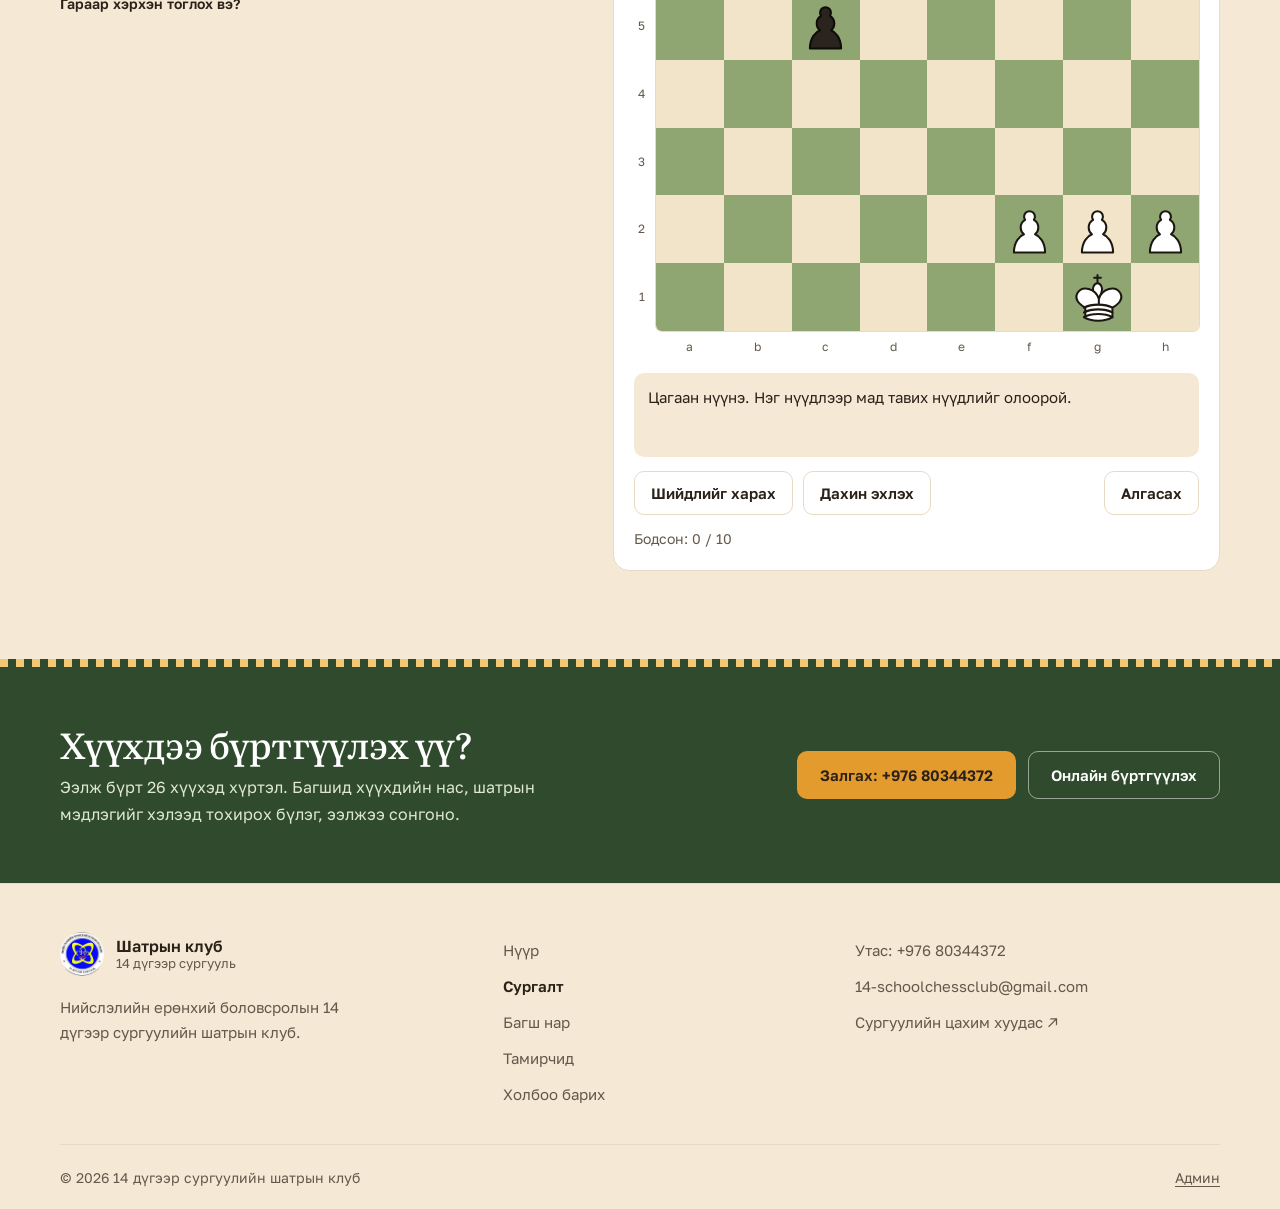
<file: school14-chess-site-v2/training.html>
<!doctype html>
<html lang="mn">
  <head>
    <meta charset="utf-8" />
    <meta name="viewport" content="width=device-width, initial-scale=1" />
    <meta name="theme-color" content="#2f4a2c" />
    <title>Сургалт: түвшин, хуваарь, төлбөр | 14 дүгээр сургуулийн шатрын клуб</title>
    <meta
      name="description"
      content="Шатрын сургалтын гурван түвшин, Бямба, Ням гарагийн хуваарь, төлбөр, түвшин баримжаалах асуулт болон хүүхдэд зориулсан шатрын бодлогууд."
    />
    <link rel="icon" type="image/png" href="assets/school-logo-64.png" />

    <!-- Фонт ба загвар -->
    <link rel="preconnect" href="https://fonts.googleapis.com" />
    <link rel="preconnect" href="https://fonts.gstatic.com" crossorigin />
    <link
      rel="stylesheet"
      href="https://fonts.googleapis.com/css2?family=Golos+Text:wght@400;500;600&family=Literata:opsz,wght@7..72,400;7..72,500&display=swap"
    />
    <link rel="stylesheet" href="css/style.css" />

    <!-- Өнгөний горимыг хуудас зурагдахаас өмнө тохируулна -->
    <script src="js/theme.js"></script>

    <!-- Хуудасны үйлдлүүд -->
    <script src="js/site-config.js" defer></script>
    <script src="js/common.js" defer></script>
    <script src="js/admin-bar.js" defer></script>
    <script src="js/program-tabs.js" defer></script>
    <script src="js/chess-rules.js" defer></script>
    <script src="js/puzzle-data.js" defer></script>
    <script src="js/puzzle.js" defer></script>
  </head>
  <body>
    <a class="skip" href="#main">Үндсэн агуулга руу шилжих</a>

    <!-- Толгой хэсэг (бүх хуудсанд ижил) -->
    <header class="header">
      <div class="container header-inner">
        <a class="brand" href="index.html" aria-label="14 дүгээр сургуулийн шатрын клуб — Нүүр хуудас">
          <img src="assets/school-logo-192.png" width="44" height="44" alt="" />
          <span>
            Шатрын клуб
            <small>14 дүгээр сургууль</small>
          </span>
        </a>
        <div class="header-tools">
          <button
            class="theme-toggle"
            type="button"
            aria-label="Харанхуй горимд шилжих"
            aria-pressed="false"
          >
            <span aria-hidden="true">☾</span>
          </button>
        </div>
        <button
          id="menu"
          class="menu"
          type="button"
          aria-expanded="false"
          aria-controls="nav"
          aria-label="Үндсэн цэс нээх"
        >
          <span aria-hidden="true">☰</span>
        </button>
        <nav id="nav" aria-label="Үндсэн цэс">
          <a href="index.html">Нүүр</a>
          <a href="training.html" aria-current="page">Сургалт</a>
          <a href="coaches.html">Багш нар</a>
          <a href="athletes.html">Тамирчид</a>
          <a href="contact.html">Холбоо барих</a>
        </nav>
      </div>
    </header>
    <main id="main" tabindex="-1">
      <div class="container page-head">
        <h1>Сургалт</h1>
        <p class="lede">
          Гурван түвшин, Бямба, Ням гарагийн хуваарь, төлбөр. Наснаас гадна хүүхдийн одоогийн мэдлэг,
          тоглох дадлыг харгалзан түвшинг багштай тохирно.
        </p>
      </div>

      <!-- Сургалтын түвшин -->
      <section id="program" class="container" aria-labelledby="program-title">
        <h2 id="program-title" class="visually-hidden">Сургалтын түвшин</h2>
        <div class="program-layout">
          <div>
            <!--
              JavaScript-гүй үед доорх гурван түвшин нээгдэж хаагддаг жагсаалт (details) хэлбэрээр харагдана.
              JavaScript ажиллахад js/program-tabs.js тэдгээрийг таб болгон хувиргана.
            -->
            <div class="program-levels" id="program-levels" data-label="Сургалтын түвшин">
              <details
                class="program-level"
                name="program-level"
                id="level-beginner"
                data-level="beginner"
                open
              >
                <summary>
                  <span>1</span>
                  Анхан шат
                </summary>
                <div class="program-panel">
                  <p class="program-for">Шатар огт тоглож үзээгүй, эсвэл дүрсүүдийн нүүдлийг дөнгөж сурч байгаа хүүхдэд.</p>
                  <h3>Хөтөлбөрийн сэдвүүд</h3>
                  <ol class="modules">
                    <li>
                      <strong>Хөлөг ба дүрсүүд</strong>
                      <span>Хөлгийн нүдийг (a1–h8) нэрээр нь олж, дүрс бүр хэрхэн нүүж, иддэгийг сурна.</span>
                    </li>
                    <li>
                      <strong>Шаг ба мад</strong>
                      <span>Шагнаас гарах гурван арга буюу зугтах, хаах, идэхийг мэдэж, мад, жид хоёрыг ялгана.</span>
                    </li>
                    <li>
                      <strong>Тусгай нүүдэл</strong>
                      <span>Сэлгээ хийх, хүүг хувиргах, замд авах нүүдлийг дүрмийн дагуу хийж сурна.</span>
                    </li>
                    <li>
                      <strong>Анхны тактик</strong>
                      <span>Хамгаалалтгүй дүрсийг олж авах, өөрийн дүрсийг аюулаас хамгаалах, нэг нүүдлийн мад олох.</span>
                    </li>
                    <li>
                      <strong>Энгийн төгсгөл</strong>
                      <span>Бэрс ба ноёноор, мөн тэрэг ба ноёноор ганц ноёнд мад тавьж сурна.</span>
                    </li>
                  </ol>
                  <div class="program-goal">
                    <strong>Түвшний төгсгөлд хүүхэд</strong>
                    <p>Дүрмийн дагуу бүтэн өрөг тоглож, ноёноо хамгаалж, энгийн мад тавьж чаддаг болно.</p>
                  </div>
                </div>
              </details>
              <details
                class="program-level"
                name="program-level"
                id="level-foundation"
                data-level="foundation"
              >
                <summary>
                  <span>2</span>
                  Суурь бататгах
                </summary>
                <div class="program-panel">
                  <p class="program-for">Дүрмээ сайн мэддэг, бүтэн өрөг тоглодог ч нүүдлээ урьдчилан бодож, төлөвлөгөөтэй тоглож сурах хүүхдэд.</p>
                  <h3>Хөтөлбөрийн сэдвүүд</h3>
                  <ol class="modules">
                    <li>
                      <strong>Тактик</strong>
                      <span>Давхар довтолгоо, нээлттэй довтолгоо, хамгаалагчийг холдуулах зэрэг аргуудыг бодлогоор дадлагажуулна.</span>
                    </li>
                    <li>
                      <strong>Мадын хэв маяг</strong>
                      <span>Арын эгнээний, Анастасийн, Арабын мад зэрэг түгээмэл хэв маягийг таньж, хоёр нүүдлийн мад олно.</span>
                    </li>
                    <li>
                      <strong>Гарааны зарчим</strong>
                      <span>Төвийг эзлэх, дүрсээ хурдан гаргах, эрт сэлгэж ноёноо аюулгүй болгох зарчмыг өрөг дээр хэрэгжүүлнэ.</span>
                    </li>
                    <li>
                      <strong>Төгсгөлийн суурь</strong>
                      <span>Ноён, хүүний төгсгөлд ноёноо идэвхтэй ашиглаж, хүүгээ бэрс болгох аргыг эзэмшинэ.</span>
                    </li>
                    <li>
                      <strong>Тоглолтын дадал</strong>
                      <span>Өргөө тэмдэглэж, цагаа зөв хуваарилж, тоглосон өргөө багштайгаа задлан алдаанаасаа суралцана.</span>
                    </li>
                  </ol>
                  <div class="program-goal">
                    <strong>Түвшний төгсгөлд хүүхэд</strong>
                    <p>Нүүдэл бүрийн өмнө өрсөлдөгчийн санааг шалгаж, тактикийн боломжийг олж, төлөвлөгөөтэй тоглодог болно. Зорилго нь 3-р, 2-р зэрэг.</p>
                  </div>
                </div>
              </details>
              <details
                class="program-level"
                name="program-level"
                id="level-competition"
                data-level="competition"
              >
                <summary>
                  <span>3</span>
                  Тэмцээний бэлтгэл
                </summary>
                <div class="program-panel">
                  <p class="program-for">Тэмцээнд тогтмол оролцдог, цаашид зэрэг, цолоо ахиулах зорилготой сурагчдад.</p>
                  <h3>Хөтөлбөрийн сэдвүүд</h3>
                  <ol class="modules">
                    <li>
                      <strong>Тооцоолол</strong>
                      <span>Шаг, идэлт, заналхийллийг түрүүлж шалгаж, гурав ба түүнээс дээш нүүдлийн хувилбарыг тооцож сурна.</span>
                    </li>
                    <li>
                      <strong>Гарааны сан</strong>
                      <span>Цагаан, хараар тоглох гараагаа сонгож, гол санаа, ердийн төлөвлөгөөг нь ойлгоно.</span>
                    </li>
                    <li>
                      <strong>Дунд үе</strong>
                      <span>Байрлалыг үнэлж, сул нүд, нээлттэй багана, дүрсийн идэвхэд тулгуурлан төлөвлөгөө гаргана.</span>
                    </li>
                    <li>
                      <strong>Практик төгсгөл</strong>
                      <span>Тэрэгний төгсгөл, Лусена ба Филидорын байрлал, дүрс ба хүүний төгсгөлийг тоглолтод ашиглана.</span>
                    </li>
                    <li>
                      <strong>Тэмцээний бэлтгэл</strong>
                      <span>Өргөө шинжлэх, цагаа хянах, ялалт ба ялагдлын дараа сэтгэл зүйгээ тогтвортой байлгах.</span>
                    </li>
                  </ol>
                  <div class="program-goal">
                    <strong>Түвшний төгсгөлд хүүхэд</strong>
                    <p>Өөрийн давуу ба сайжруулах талаа мэдэж, бэлтгэсэн гарааны сантайгаар тооцоолсон шийдвэр гаргаж тэмцээнд тоглоно. Зорилго нь 1-р зэрэг, спортын дэд мастер цол.</p>
                  </div>
                </div>
              </details>
            </div>
            <p class="note program-note">
              Сэдвүүдийг дарааллаар нь үзнэ. Багш хүүхдийн ахицад тохируулан хурдыг өөрчилнө.
              Түвшин ахихыг суралцсан хугацаагаар бус, эзэмшсэн чадвараар үнэлнэ.
            </p>
          </div>

          <!-- Тохирох түвшин баримжаалах -->
          <aside id="level-check" class="level-check" aria-labelledby="level-check-title">
            <fieldset>
              <legend id="level-check-title">Аль түвшин тохирох вэ?</legend>
              <p class="hint">Хүүхдийн одоогийн чадварт хамгийн ойрыг сонгоно уу. Энэ нь шалгалт биш.</p>
              <label>
                <input type="radio" name="level" value="beginner" />
                <span>Шатар тоглож сураагүй, эсвэл нүүдлээ дөнгөж сурч байгаа.</span>
              </label>
              <label>
                <input type="radio" name="level" value="foundation" />
                <span>Дүрмээ мэддэг, бүтэн өрөг тоглодог. Илүү сайн бодож тогломоор байна.</span>
              </label>
              <label>
                <input type="radio" name="level" value="competition" />
                <span>Тэмцээнд тоглодог, тооцоолол болон бэлтгэлээ гүнзгийрүүлэхийг хүсдэг.</span>
              </label>
            </fieldset>
            <div id="level-result" class="level-result" role="status">
              <p>Эцсийн бүлгийг багштай ярилцаж шийднэ.</p>
            </div>
            <noscript>
              <p class="level-result">
                Эхний тайлбар —
                <a href="#level-beginner">Анхан шат</a>, хоёр дахь —
                <a href="#level-foundation">Суурь бататгах</a>, гурав дахь —
                <a href="#level-competition">Тэмцээний бэлтгэл</a>.
              </p>
            </noscript>
          </aside>
        </div>
      </section>


      <!-- Хүүхдийн хөгжлийн зам: Монголын шатрын холбооны зэрэг, цол руу -->
      <section id="growth" class="section alt" aria-labelledby="growth-title">
        <div class="container">
          <div class="section-head">
            <h2 id="growth-title">Хүүхдийн хөгжлийн зам</h2>
            <p>
              Шатраар дамжуулан хүүхэд бие даан сэтгэж, зорилгодоо тэвчээртэй хүрч сурна. Сонирхол,
              хичээл зүтгэлтэй сурагчдыг анхны нүүдлээс эхлээд Монголын шатрын холбооны зэрэг, спортын
              дэд мастер цол, дотоодын томоохон тэмцээн хүртэл алхам алхмаар бэлтгэнэ.
            </p>
          </div>
          <ol class="growth">
            <li>
              <span class="growth-stage">Анхан шат</span>
              <h3>Шатар сурна</h3>
              <p>Дүрмээ сурч, бүтэн өрөг тоглож, анхны мадаа тавина.</p>
            </li>
            <li>
              <span class="growth-stage">Суурь бататгах</span>
              <h3>3-р зэрэг</h3>
              <p>Тактик, мадын хэв маягаа бататгаж, анхны тэмцээндээ оролцоно.</p>
            </li>
            <li>
              <span class="growth-stage">Суурь бататгах</span>
              <h3>2-р зэрэг</h3>
              <p>Тэмцээнд тогтмол тоглож, тооцоолол, төлөвлөгөөгөө ахиулна.</p>
            </li>
            <li>
              <span class="growth-stage">Тэмцээний бэлтгэл</span>
              <h3>1-р зэрэг</h3>
              <p>Гарааны сантай болж, өргөө шинжилж, хот, улсын тэмцээнд өрсөлдөнө.</p>
            </li>
            <li>
              <span class="growth-stage">Тэмцээний бэлтгэл</span>
              <h3>Спортын дэд мастер</h3>
              <p>Дотоодын томоохон тэмцээнд амжилт гаргаж, спортын дэд мастер цолны шаардлагыг хангахыг зорино.</p>
            </li>
          </ol>
          <p class="note growth-note">
            Зэрэг, цолыг Монголын шатрын холбооны журмын дагуу тэмцээний амжилтаар олгоно. Хүүхэд бүр
            өөр хурдтай ахидаг тул багш ахицыг нь тогтмол хянаж, дараагийн зорилгыг хамт тавина.
          </p>
        </div>
      </section>

      <!-- Хуваарь ба төлбөр -->
      <section id="schedule" class="section" aria-labelledby="schedule-title">
        <div class="container">
          <div class="section-head">
            <h2 id="schedule-title">Хуваарь ба төлбөр</h2>
            <p>
              Бямба, Ням гарагт 14 дүгээр сургуулийн байранд хичээллэнэ. Ээлжийг хүүхдийн ангиар
              хуваарилна. Ээлж бүрт 26 хүүхэд хүртэл.
            </p>
          </div>
          <div class="schedule">
            <div class="schedule-row">
              <p class="time"><span data-club="slot0.start">10:00</span>–<span data-club="slot0.end">11:00</span></p>
              <p class="length">Нэгдүгээр ээлж, 60 минут</p>
              <p>1-р анги</p>
            </div>
            <div class="schedule-row">
              <p class="time"><span data-club="slot1.start">11:00</span>–<span data-club="slot1.end">12:00</span></p>
              <p class="length">Хоёрдугаар ээлж, 60 минут</p>
              <p>1–2-р анги</p>
            </div>
            <div class="schedule-row">
              <p class="time"><span data-club="slot2.start">12:00</span>–<span data-club="slot2.end">13:30</span></p>
              <p class="length">Гуравдугаар ээлж, 90 минут</p>
              <p>3–5-р анги</p>
            </div>
            <div class="schedule-row">
              <p class="time"><span data-club="slot3.start">14:00</span>–<span data-club="slot3.end">16:00</span></p>
              <p class="length">Дөрөвдүгээр ээлж, 120 минут</p>
              <p>6-р ангиас дээш. Гүнзгийрүүлсэн сургалт, тэмцээний бэлтгэл</p>
            </div>
          </div>
          <div class="fee">
            <div>
              <p>Сургалтын төлбөр, 14-р сургуулийн сурагч</p>
              <p>Бусад сургуулийн сурагч <span class="fee-other" data-club="feeOther">250,000₮</span></p>
              <p class="limit-note">Ээлж бүрт 26 хүүхэд хүртэл</p>
            </div>
            <strong><span data-club="fee">100,000₮</span><small>/ 8 хичээл</small></strong>
          </div>
          <p class="note">
            Нэг төлбөрөөр 8 удаагийн хичээлд сууна. Тохирох ээлж, танхим, төлбөр төлөх нөхцөлийг
            <a href="tel:+97680344372" data-club-href="phone"><span data-club="phone">+976 80344372</span></a>
            дугаараар лавлаарай.
          </p>
        </div>
      </section>

      <!-- Шатрын бодлого -->
      <section id="practice" class="section alt" aria-labelledby="practice-title">
        <div class="container practice-layout">
          <div class="practice-copy">
            <h2 id="practice-title">Шатрын бодлого</h2>
            <p>
              Гэртээ хүүхэдтэйгээ хамт бодоод үзээрэй. Арван бодлого амархнаас маш хэцүү рүү
              явна. Эхний гурав нь нэг нүүдлийн, дараагийн дөрөв нь хоёр нүүдлийн, сүүлийн гурав нь
              гурван нүүдлийн мад.
            </p>
            <ul class="practice-how">
              <li>Цагаан дүрсээ дарж, очих нүдээ дарна. Утсан дээр дүрсээ чирч болно.</li>
              <li>Буруу нүүвэл яагаад болохгүйг хөлгийн доор тайлбарлана.</li>
              <li>Олон нүүдлийн бодлогод таны нүүдэл бүрийн дараа хар өөрөө хариулна.</li>
            </ul>
            <details class="keyboard-help">
              <summary>Гараар хэрхэн тоглох вэ?</summary>
              <p>
                Сумтай товчоор нүд хооронд шилжиж, Enter эсвэл зай авах товчоор дүрс, очих нүдээ
                сонгоно. Esc товч сонголтыг цуцална.
              </p>
            </details>
          </div>
          <div class="puzzle-shell">
            <nav id="puzzle-list" class="puzzle-list" aria-label="Бодлогууд"></nav>
            <div class="board-heading">
              <span id="puzzle-level" class="puzzle-level" data-level="Амархан">Амархан</span>
              <strong id="puzzle-title">Арабын мад</strong>
              <span id="puzzle-count" class="puzzle-count">1 / 10</span>
            </div>
            <div class="puzzle-turn">
              <span></span>
              <strong id="puzzle-turn">Цагаан нүүнэ</strong>
              <small id="puzzle-goal">Нэг нүүдлээр мад</small>
            </div>
            <div class="board-frame">
              <div class="ranks" aria-hidden="true">
                <span>8</span><span>7</span><span>6</span><span>5</span><span>4</span><span>3</span><span>2</span><span>1</span>
              </div>
              <div id="board" class="board" role="group" aria-label="Шатрын бодлого: цагаан нүүнэ"></div>
              <noscript>
                <p class="board-fallback">
                  Хөлөг дээр бодлого бодоход JavaScript шаардлагатай. Эхний бодлогын байрлал: цагаан
                  — ноён g1, тэрэг a7, морь f6, хүү f2, g2, h2; хар — ноён h8, бэрс d8, хүү a6, c5.
                  Цагаан нэг нүүдлээр мад тавина.
                </p>
              </noscript>
              <div class="files" aria-hidden="true">
                <span>a</span><span>b</span><span>c</span><span>d</span><span>e</span><span>f</span><span>g</span><span>h</span>
              </div>
            </div>
            <p id="puzzle-message" class="puzzle-message" role="status" aria-live="polite">
              Цагаан дүрсээ сонгоод очих нүдийг дарна уу.
            </p>
            <p id="puzzle-moves" class="puzzle-moves" hidden></p>
            <div class="puzzle-controls">
              <button id="hint" type="button" class="button secondary">Шийдлийг харах</button>
              <button id="reset" type="button" class="button secondary">Дахин эхлэх</button>
              <button id="next-puzzle" type="button" class="button secondary">Алгасах</button>
            </div>
            <p id="puzzle-progress" class="puzzle-progress">Бодсон: 0 / 10</p>
          </div>
        </div>
      </section>

      <!-- Бүртгэлийн уриалга -->
      <section class="cta-band" aria-labelledby="cta-title">
        <div class="checker" aria-hidden="true"></div>
        <div class="container">
          <div>
            <h2 id="cta-title">Хүүхдээ бүртгүүлэх үү?</h2>
            <p>Ээлж бүрт 26 хүүхэд хүртэл. Багшид хүүхдийн нас, шатрын мэдлэгийг хэлээд тохирох бүлэг, ээлжээ сонгоно.</p>
          </div>
          <div class="actions">
            <a class="button light" href="tel:+97680344372" data-club-href="phone">
              <span>Залгах:&nbsp;<span data-club="phone">+976 80344372</span></span>
            </a>
            <a class="button outline-light" href="contact.html#register">Онлайн бүртгүүлэх</a>
          </div>
        </div>
      </section>
    </main>

    <!-- Хөл хэсэг (бүх хуудсанд ижил) -->
    <footer>
      <div class="container footer-top">
        <div class="footer-brand">
          <a class="brand" href="index.html" aria-label="14 дүгээр сургуулийн шатрын клуб — Нүүр хуудас">
            <img src="assets/school-logo-192.png" width="44" height="44" alt="" />
            <span>
              Шатрын клуб
              <small>14 дүгээр сургууль</small>
            </span>
          </a>
          <p>Нийслэлийн ерөнхий боловсролын 14 дүгээр сургуулийн шатрын клуб.</p>
        </div>
        <nav class="footer-nav" aria-label="Хөл хэсгийн цэс">
          <ul>
            <li><a href="index.html">Нүүр</a></li>
            <li><a href="training.html" aria-current="page">Сургалт</a></li>
            <li><a href="coaches.html">Багш нар</a></li>
            <li><a href="athletes.html">Тамирчид</a></li>
            <li><a href="contact.html">Холбоо барих</a></li>
          </ul>
        </nav>
        <ul class="footer-contact">
          <li>
            <a href="tel:+97680344372" data-club-href="phone">
              <span>Утас:&nbsp;<span data-club="phone">+976 80344372</span></span>
            </a>
          </li>
          <li>
            <a href="mailto:14-schoolchessclub@gmail.com" data-club-href="email">
              <span data-club="email">14-schoolchessclub@gmail.com</span>
            </a>
          </li>
          <li>
            <a href="https://14school.mn/" target="_blank" rel="noopener" data-club-href="schoolUrl">
              Сургуулийн цахим хуудас ↗
            </a>
          </li>
        </ul>
      </div>
      <div class="container footer-bottom">
        <span>© 2026 14 дүгээр сургуулийн шатрын клуб</span>
        <a href="admin.html" rel="nofollow">Админ</a>
      </div>
    </footer>
  </body>
</html>
</file>
<file: school14-chess-site-v2/css/style.css>
/*
  14 дүгээр сургуулийн шатрын клуб — нийтийн хуудсуудын загвар
  (admin.html нь энэ файлыг суурь болгож, нэмээд css/admin.css-ийг ачаална)

  Агуулга:
    1.  Өнгө, хэмжээний хувьсагч
    2.  Суурь
    3.  Толгой хэсэг, цэс
    4.  Товч, холбоос
    5.  Хуудасны гарчиг, хэсэг
    6.  Нүүр хуудас
    7.  Сургалт: түвшин, хуваарь, төлбөр
    8.  Шатрын бодлого
    9.  Багш нар
    10. Тамирчид, амжилт
    11. Холбоо барих, түгээмэл асуулт
    12. Бүртгэлийн уриалга
    13. Хөл хэсэг
    14. Админ горим (нэвтэрсэн үед)
    15. Дэлгэцийн хэмжээ
*/

/* ==========================================================================
   1. Өнгө, хэмжээний хувьсагч
   ========================================================================== */

/*
  Өнгө цөөн: цагаан, зөөлөн саарал дэвсгэр, бараан хөх бичвэр, нэг хөх (товч, холбоос).
  Бараан хөх дэвсгэр зөвхөн бүртгэлийн уриалгад. Шар өнгө зөвхөн бараан дэвсгэр дээр.
*/
:root {
  --body: #fff8ef; /* дулаан цагаан */
  --paper: #f5e9d6; /* ээлжлэх хэсгийн дэвсгэр: элсэн шар */
  --surface: #ffffff; /* карт */
  --soft: #f1e4c8; /* дүрс, зургийн дэвсгэр */
  --ink: #2a2118; /* хүрэн хар бичвэр */
  --muted: #65584a;
  --line: #e8dac4;
  --blue: #2f5a2c; /* холбоос, идэвхтэй элемент: шатрын хөлгийн ногоон */
  --blue-hover: #234520;
  --on-blue: #ffffff;
  --accent: #e39b2d; /* үндсэн товч: зөгийн балны шар */
  --accent-hover: #d08a1f;
  --on-accent: #2a2118;
  --navy: #2f4a2c; /* бараан ногоон хэсэг */
  --gold: #f3c873;
  --success: #17663f;
  --danger: #b3261e;

  --board-light: #f1e4c8;
  --board-dark: #8fa672;

  --font: 'Golos Text', Arial, Helvetica, sans-serif;
  --font-display: Literata, Georgia, 'Times New Roman', serif;

  --radius: 12px;
  --section-space: 88px;
  --gutter: 32px;
  color-scheme: light;
}

:root[data-theme='dark'] {
  --body: #17120d;
  --paper: #1f1812;
  --surface: #261e17;
  --soft: #2f251c;
  --ink: #f5ece0;
  --muted: #c4b5a2;
  --line: #3a2e23;
  --blue: #a9c98f;
  --blue-hover: #c2dcae;
  --on-blue: #17120d;
  --accent: #e9a940;
  --accent-hover: #f3bd5e;
  --on-accent: #1b140e;
  --navy: #1f2f1d;
  --success: #7fd6a6;
  --danger: #ffb4ad;

  --board-light: #e8dcc2;
  --board-dark: #7f9663;
  color-scheme: dark;
}

/* ==========================================================================
   2. Суурь
   ========================================================================== */

*,
*::before,
*::after {
  box-sizing: border-box;
}

html {
  scroll-behavior: smooth;
  scroll-padding-top: 96px; /* наалттай толгой хэсгийн доор гарчиг нуугдахгүй */
  -webkit-text-size-adjust: 100%;
}

body {
  margin: 0;
  background: var(--body);
  color: var(--ink);
  font: 16px/1.65 var(--font);
  -webkit-font-smoothing: antialiased;
}

img {
  display: block;
  max-width: 100%;
  height: auto;
}

a {
  color: inherit;
  text-decoration: none;
}

button,
input,
select,
textarea {
  font: inherit;
  color: inherit;
}

button {
  cursor: pointer;
}

h1,
h2,
h3,
h4,
p,
ul,
ol,
dl,
dd,
figure {
  margin: 0;
}

h1,
h2 {
  font-family: var(--font-display);
  font-weight: 500;
  line-height: 1.15;
  letter-spacing: -0.015em;
  text-wrap: balance;
}

h1 {
  font-size: clamp(34px, 4.2vw, 52px);
}

h2 {
  font-size: clamp(27px, 2.8vw, 36px);
}

h3,
.as-h3 {
  font-family: var(--font);
  font-size: 19px;
  font-weight: 600;
  line-height: 1.35;
  letter-spacing: -0.005em;
}

:focus-visible {
  outline: 3px solid var(--blue);
  outline-offset: 3px;
  border-radius: 4px;
}

main:focus {
  outline: none;
}

.container {
  width: min(1160px, 100% - 2 * var(--gutter));
  margin-inline: auto;
}

.skip {
  position: absolute;
  top: -100px;
  left: 16px;
  z-index: 100;
  padding: 12px 18px;
  border-radius: 8px;
  background: var(--blue);
  color: var(--on-blue);
  font-weight: 600;
}

.skip:focus {
  top: 12px;
}

.visually-hidden {
  position: absolute;
  width: 1px;
  height: 1px;
  overflow: hidden;
  clip: rect(0 0 0 0);
  white-space: nowrap;
}

/* Сайтын цорын ганц чимэглэл: шатрын хөлгийн ирмэг шиг нүдэн зурвас */
.checker {
  height: 8px;
  background: repeating-linear-gradient(90deg, var(--navy) 0 8px, transparent 8px 16px);
}

/* ==========================================================================
   3. Толгой хэсэг, цэс
   ========================================================================== */

.header {
  position: sticky;
  top: 0;
  z-index: 20;
  border-bottom: 1px solid var(--line);
  background: color-mix(in srgb, var(--body) 92%, transparent);
  backdrop-filter: blur(10px);
}

.header-inner {
  display: flex;
  flex-wrap: wrap;
  align-items: center;
  gap: 8px 28px;
  min-height: 72px;
}

.brand {
  display: inline-flex;
  align-items: center;
  gap: 12px;
  min-height: 44px;
  margin-right: auto;
}

.brand img {
  width: 44px;
  height: 44px;
}

.brand > span {
  display: grid;
  font-size: 16px;
  font-weight: 600;
  line-height: 1.2;
}

.brand small {
  color: var(--muted);
  font-size: 13px;
  font-weight: 400;
}

.header nav {
  display: flex;
  order: 2;
  gap: 4px;
}

.header nav a {
  display: inline-flex;
  align-items: center;
  min-height: 44px;
  padding-inline: 12px;
  border-radius: 8px;
  color: var(--muted);
  font-size: 15px;
  font-weight: 500;
}

.header nav a:hover {
  color: var(--ink);
  background: var(--paper);
}

.header nav a[aria-current='page'] {
  color: var(--ink);
  background: var(--soft);
}

.header-tools {
  display: flex;
  order: 3;
  align-items: center;
  gap: 16px;
}

.menu,
.theme-toggle {
  display: grid;
  place-items: center;
  width: 44px;
  height: 44px;
  padding: 0;
  border: 1px solid var(--line);
  border-radius: 10px;
  background: var(--surface);
  color: var(--ink);
  font-size: 18px;
}

.menu {
  display: none;
}

.menu:hover,
.theme-toggle:hover {
  border-color: var(--muted);
}

/* ==========================================================================
   4. Товч, холбоос
   ========================================================================== */

.actions {
  display: flex;
  flex-wrap: wrap;
  align-items: center;
  gap: 12px;
}

.button {
  display: inline-flex;
  align-items: center;
  justify-content: center;
  gap: 8px;
  min-height: 48px;
  padding: 0 22px;
  border: 1px solid transparent;
  border-radius: 10px;
  font-size: 15px;
  font-weight: 600;
  text-align: center;
  transition:
    background-color 0.15s,
    border-color 0.15s,
    color 0.15s;
}

/* Үндсэн үйлдэл (admin.html-д «gold» нэрээр ч ашиглагдана) */
.button.primary,
.button.gold {
  background: var(--accent);
  color: var(--on-accent);
}

.button.primary:hover,
.button.gold:hover {
  background: var(--accent-hover);
}

.button.secondary {
  border-color: var(--line);
  background: var(--surface);
  color: var(--ink);
}

.button.secondary:hover {
  border-color: var(--muted);
}

/* Бараан дэвсгэр дээрх товчнууд */
.button.light {
  background: var(--accent);
  color: var(--on-accent);
}

.button.light:hover {
  background: var(--accent-hover);
}

.button.outline-light {
  border-color: rgba(255, 255, 255, 0.5);
  color: #fff;
}

.button.outline-light:hover {
  border-color: #fff;
}

.text-link {
  display: inline-flex;
  align-items: center;
  min-height: 44px;
  color: var(--blue);
  font-weight: 600;
  text-decoration: underline;
  text-decoration-thickness: 1px;
  text-underline-offset: 4px;
}

.text-link:hover {
  color: var(--blue-hover);
}

/* ==========================================================================
   5. Хуудасны гарчиг, хэсэг
   ========================================================================== */

.section {
  padding-block: var(--section-space);
}

.section.alt {
  background: var(--paper);
}

/* Дэд хуудасны эхлэл: гарчиг, нэг өгүүлбэр тайлбар */
.page-head {
  padding-block: 64px 40px;
}

.page-head .lede {
  max-width: 62ch;
  margin-top: 16px;
  color: var(--muted);
  font-size: 18px;
}

/* Хуудасны үндсэн хэсэг, доор нь уриалга ирэх үед */
.page-body {
  padding-bottom: var(--section-space);
}

.section-head {
  max-width: 62ch;
  margin-bottom: 36px;
}

.section-head p {
  margin-top: 12px;
  color: var(--muted);
}

.note {
  color: var(--muted);
  font-size: 15px;
}

.note a {
  color: var(--blue);
  font-weight: 600;
  text-decoration: underline;
  text-underline-offset: 3px;
}

/* ==========================================================================
   6. Нүүр хуудас
   ========================================================================== */

.hero {
  padding-block: 72px var(--section-space);
}

.hero-grid {
  display: grid;
  grid-template-columns: minmax(0, 1.15fr) minmax(0, 0.85fr);
  gap: 56px;
  align-items: center;
}

.hero h1 {
  font-size: clamp(38px, 5vw, 60px);
  line-height: 1.08;
}

.hero .lede {
  max-width: 52ch;
  margin-top: 20px;
  color: var(--muted);
  font-size: 18px;
}

.hero .actions {
  margin-top: 32px;
}

/* Хуваарь, төлбөрийн карт: эцэг эхийн хамгийн их асуудаг мэдээлэл нэг дор */
.hero-card {
  overflow: hidden;
  border: 1px solid var(--line);
  border-radius: 16px;
  background: var(--surface);
  box-shadow: 0 18px 40px -28px rgba(92, 64, 30, 0.35);
}

.hero-card-body {
  padding: 26px 28px 28px;
}

.hero-card h2 {
  font-family: var(--font);
  font-size: 18px;
  font-weight: 600;
  letter-spacing: 0;
}

.hero-card-days {
  margin-top: 2px;
  color: var(--muted);
  font-size: 15px;
}

.slot-list {
  margin-top: 18px;
  border-top: 1px solid var(--line);
}

.slot-list > div {
  display: grid;
  grid-template-columns: 124px 1fr;
  gap: 12px;
  padding-block: 12px;
  border-bottom: 1px solid var(--line);
}

.slot-list dt {
  font-weight: 600;
  font-variant-numeric: tabular-nums;
  white-space: nowrap;
}

.slot-list dd {
  color: var(--muted);
  font-size: 15px;
}

.fact-list {
  display: grid;
  gap: 6px;
  margin-top: 18px;
}

.fact-list > div {
  display: flex;
  align-items: center;
  justify-content: space-between;
  gap: 16px;
  font-size: 15px;
}

.fact-list dt {
  color: var(--muted);
}

.fact-list dd {
  font-weight: 600;
  text-align: right;
}

.fact-list a {
  display: inline-flex;
  align-items: center;
  min-height: 44px;
  color: var(--blue);
}

/* Шатрын ач тус */
.benefits {
  display: grid;
  grid-template-columns: repeat(3, 1fr);
  gap: 32px 40px;
  padding: 0;
  list-style: none;
}

.benefits li {
  padding-top: 20px;
  border-top: 2px solid var(--ink);
}

.benefits p {
  margin-top: 8px;
  color: var(--muted);
  font-size: 15px;
}

/* Сургалтын түвшин (нүүр хуудас): ижил бүтэцтэй карт, хооронд нь харьцуулахад амар */
.plans {
  display: grid;
  grid-template-columns: repeat(3, 1fr);
  gap: 20px;
  padding: 0;
  list-style: none;
}

.plan {
  display: flex;
  flex-direction: column;
  padding: 26px;
  border: 1px solid var(--line);
  border-radius: 16px;
  background: var(--surface);
}

.plan img {
  width: 44px;
  height: 44px;
}

.plan h3 {
  margin-top: 16px;
  font-size: 21px;
}

.plan-for {
  margin-top: 6px;
  color: var(--muted);
  font-size: 15px;
}

.plan-facts {
  display: grid;
  margin-top: 18px;
  border-top: 1px solid var(--line);
  font-size: 15px;
}

.plan-facts > div {
  display: grid;
  grid-template-columns: 64px 1fr;
  gap: 12px;
  padding-block: 10px;
  border-bottom: 1px solid var(--line);
}

.plan-facts dt {
  color: var(--muted);
}

.plan-facts dd {
  font-variant-numeric: tabular-nums;
}

.plan-price {
  margin: auto 0 16px;
  padding-top: 20px;
  color: var(--muted);
}

.plan-price strong {
  color: var(--ink);
  font-family: var(--font-display);
  font-size: 30px;
  font-weight: 500;
}

.plan .text-link {
  align-self: center;
  margin-top: 6px;
}

/* «Хүүхдийн тоо хязгаартай» мэдэгдэл */
.limit-note {
  display: flex;
  gap: 8px;
  align-items: baseline;
  margin-top: 14px;
  color: var(--ink);
  font-size: 15px;
  font-weight: 600;
}

.limit-note::before {
  content: '';
  flex: none;
  width: 8px;
  height: 8px;
  border-radius: 50%;
  background: #e2a72e;
  transform: translateY(-1px);
}

/* Багш нарын товч танилцуулга (нүүр хуудас) */
.coach-strip {
  display: grid;
  grid-template-columns: repeat(3, 1fr);
  gap: 24px;
  padding: 0;
  list-style: none;
}

.coach-strip a {
  display: grid;
  grid-template-columns: 72px 1fr;
  align-items: center;
  gap: 16px;
}

.coach-strip img {
  width: 72px;
  height: 72px;
  border-radius: 50%;
  object-fit: cover;
  background: var(--soft);
}

.coach-strip strong {
  display: block;
  font-weight: 600;
}

.coach-strip span {
  color: var(--muted);
  font-size: 15px;
}

.coach-strip a:hover strong {
  color: var(--blue);
}

.section-foot {
  margin-top: 28px;
}

/* ==========================================================================
   7. Сургалт: түвшин, хуваарь, төлбөр
   ========================================================================== */

.program-layout {
  display: grid;
  grid-template-columns: minmax(0, 1fr) 340px;
  gap: 48px;
  align-items: start;
}

/* JavaScript-гүй үед: нээгдэж хаагддаг жагсаалт */
.program-level {
  border: 1px solid var(--line);
  border-radius: var(--radius);
  background: var(--surface);
}

.program-level + .program-level {
  margin-top: 12px;
}

.program-level > summary {
  min-height: 56px;
  padding: 16px 20px;
  font-weight: 600;
  cursor: pointer;
}

.program-level > summary span,
.program-tabs button span {
  margin-right: 10px;
  color: var(--muted);
  font-size: 13px;
  font-variant-numeric: tabular-nums;
}

.program-level > .program-panel {
  padding: 0 20px 22px;
}

/* JavaScript ажилласны дараа: таб */
.program-tabs {
  display: grid;
  grid-template-columns: repeat(3, 1fr);
  gap: 4px;
  margin-bottom: 24px;
  padding: 4px;
  border-radius: 12px;
  background: var(--soft);
}

.program-tabs button {
  min-height: 48px;
  padding: 8px 12px;
  border: 0;
  border-radius: 9px;
  background: transparent;
  color: var(--muted);
  font-size: 15px;
  font-weight: 600;
}

.program-tabs button:hover {
  color: var(--ink);
}

.program-tabs button[aria-selected='true'] {
  background: var(--surface);
  color: var(--ink);
  box-shadow: 0 1px 3px rgba(92, 64, 30, 0.12);
}

.program-panel[role='tabpanel'] {
  padding: 4px 2px;
}

.program-panel[role='tabpanel']:focus-visible {
  outline-offset: 6px;
}

.program-for {
  font-size: 18px;
}

.program-panel h3 {
  margin-top: 24px;
  font-size: 16px;
}

/* Хөтөлбөрийн сэдвүүд: дарааллаар үзэх тул дугаартай */
.modules {
  display: grid;
  gap: 2px;
  margin: 14px 0 0;
  padding: 0;
  counter-reset: module;
  list-style: none;
}

.modules li {
  display: grid;
  grid-template-columns: 32px 1fr;
  column-gap: 12px;
  padding: 12px 0;
  border-top: 1px solid var(--line);
  counter-increment: module;
}

.modules li:first-child {
  border-top: 0;
}

.modules li::before {
  content: counter(module);
  grid-row: span 2;
  display: grid;
  place-items: center;
  width: 28px;
  height: 28px;
  border-radius: 50%;
  background: var(--paper);
  color: var(--ink);
  font-size: 14px;
  font-weight: 600;
  font-variant-numeric: tabular-nums;
}

.modules strong {
  color: var(--ink);
  font-weight: 600;
}

.modules span {
  color: var(--muted);
}

.check-list {
  display: grid;
  gap: 8px;
  margin-top: 10px;
  padding: 0;
  list-style: none;
}

.check-list li {
  position: relative;
  padding-left: 28px;
}

.check-list li::before {
  content: '';
  position: absolute;
  top: 0.55em;
  left: 4px;
  width: 10px;
  height: 6px;
  border-bottom: 2px solid var(--blue);
  border-left: 2px solid var(--blue);
  transform: rotate(-45deg);
}

.program-goal {
  margin-top: 24px;
  padding: 16px 18px;
  border-radius: 10px;
  background: var(--paper);
}

.program-goal strong {
  display: block;
  font-size: 14px;
}

.program-goal p {
  margin-top: 4px;
  color: var(--muted);
  font-size: 15px;
}

.program-note {
  margin-top: 24px;
}

/* Тохирох түвшин баримжаалах */
.level-check {
  padding: 22px;
  border: 1px solid var(--line);
  border-radius: var(--radius);
  background: var(--paper);
}

.level-check fieldset {
  margin: 0;
  padding: 0;
  border: 0;
}

.level-check legend {
  padding: 0;
  font-weight: 600;
}

.level-check .hint {
  margin-top: 4px;
  color: var(--muted);
  font-size: 14px;
}

.level-check label {
  display: flex;
  gap: 12px;
  align-items: flex-start;
  margin-top: 10px;
  padding: 12px 14px;
  border: 1px solid var(--line);
  border-radius: 10px;
  background: var(--surface);
  font-size: 15px;
  line-height: 1.5;
  cursor: pointer;
}

.level-check label:has(input:checked) {
  border-color: var(--blue);
}

.level-check input {
  flex: none;
  width: 18px;
  height: 18px;
  margin: 2px 0 0;
  accent-color: var(--blue);
}

.level-result {
  margin-top: 14px;
  font-size: 15px;
}

.level-result p {
  color: var(--muted);
}

.level-result strong {
  display: block;
}

.level-result a {
  display: inline-flex;
  align-items: center;
  min-height: 44px;
  color: var(--blue);
  font-weight: 600;
  text-decoration: underline;
  text-underline-offset: 3px;
}

/* Хуваарь */
.schedule {
  border-top: 1px solid var(--line);
}

.schedule-row {
  display: grid;
  grid-template-columns: 170px 240px 1fr;
  gap: 16px;
  align-items: baseline;
  padding-block: 20px;
  border-bottom: 1px solid var(--line);
}

.schedule-row .time {
  font-family: var(--font-display);
  font-size: 24px;
  font-variant-numeric: tabular-nums;
  white-space: nowrap;
}

.schedule-row .length {
  color: var(--muted);
  font-size: 15px;
}

.fee {
  display: flex;
  flex-wrap: wrap;
  align-items: baseline;
  justify-content: space-between;
  gap: 8px 24px;
  margin-top: 28px;
  padding: 22px 24px;
  border: 1px solid var(--line);
  border-radius: var(--radius);
  background: var(--surface);
}

.fee p {
  color: var(--muted);
}

.fee strong {
  font-family: var(--font-display);
  font-size: 32px;
  font-weight: 500;
}

.fee strong small {
  margin-left: 6px;
  color: var(--muted);
  font-family: var(--font);
  font-size: 15px;
}

.fee + .note {
  margin-top: 16px;
}

/* ==========================================================================
   8. Шатрын бодлого
   ========================================================================== */

.practice-layout {
  display: grid;
  grid-template-columns: minmax(0, 0.9fr) minmax(0, 1.1fr);
  gap: 56px;
  align-items: start;
}

.practice-copy p {
  margin-top: 14px;
  color: var(--muted);
}

.practice-how {
  display: grid;
  gap: 8px;
  margin: 18px 0 0;
  padding-left: 20px;
  color: var(--muted);
}

.keyboard-help {
  margin-top: 20px;
  color: var(--muted);
  font-size: 14px;
}

.keyboard-help summary {
  display: inline-flex;
  align-items: center;
  min-height: 44px;
  color: var(--ink);
  font-weight: 600;
  cursor: pointer;
}

.puzzle-shell {
  padding: 20px;
  border: 1px solid var(--line);
  border-radius: 16px;
  background: var(--surface);
}

.board-heading {
  display: flex;
  align-items: center;
  justify-content: space-between;
  gap: 12px;
}

.board-heading strong {
  font-size: 17px;
}

.puzzle-count {
  color: var(--muted);
  font-size: 14px;
  font-variant-numeric: tabular-nums;
}

.puzzle-turn {
  display: flex;
  align-items: center;
  gap: 8px;
  margin: 6px 0 14px;
  color: var(--muted);
  font-size: 14px;
}

.puzzle-turn strong {
  color: var(--ink);
  font-weight: 600;
}

.puzzle-turn > span {
  width: 12px;
  height: 12px;
  border: 1px solid var(--muted);
  border-radius: 50%;
  background: #fff;
}

.is-solved .puzzle-turn strong {
  color: var(--success);
}

.board-frame {
  display: grid;
  grid-template-columns: 16px 1fr;
  gap: 6px;
}

.ranks {
  display: grid;
  grid-template-rows: repeat(8, 1fr);
}

.files {
  display: grid;
  grid-column: 2;
  grid-template-columns: repeat(8, 1fr);
}

.ranks span,
.files span {
  display: grid;
  place-items: center;
  color: var(--muted);
  font-size: 12px;
}

.board {
  display: grid;
  grid-template-columns: repeat(8, 1fr);
  aspect-ratio: 1;
  overflow: hidden;
  border-radius: 6px;
  box-shadow: 0 0 0 1px var(--line);
}

.square {
  position: relative;
  display: grid;
  place-items: center;
  padding: 0;
  border: 0;
  aspect-ratio: 1;
  -webkit-tap-highlight-color: transparent;
  user-select: none;
  transition:
    box-shadow 0.15s ease,
    background-color 0.15s ease;
}

.board {
  user-select: none;
  -webkit-user-select: none;
}

.square.moving {
  z-index: 3;
}

.square.light {
  background: var(--board-light);
}

.square.dark {
  background: var(--board-dark);
}

.square img {
  width: 90%;
  height: 90%;
  pointer-events: none;
  transition: transform 0.15s ease;
  will-change: transform;
}

.square.selected img {
  transform: translateY(-3px) scale(1.07);
  filter: drop-shadow(0 4px 3px rgba(0, 0, 0, 0.25));
}

@media (hover: hover) {
  .square.own:hover img {
    transform: scale(1.06);
  }
}

.square.selected,
.square.answer {
  box-shadow: inset 0 0 0 3px #e2a72e;
}

.square.available::after {
  content: '';
  position: absolute;
  width: 26%;
  height: 26%;
  border-radius: 50%;
  background: rgba(42, 33, 24, 0.32);
  animation: dot-in 0.16s ease-out;
}

@keyframes dot-in {
  from {
    opacity: 0;
    transform: scale(0.4);
  }
}

.square.available:has(img)::after {
  width: 86%;
  height: 86%;
  border: 4px solid rgba(42, 33, 24, 0.32);
  background: none;
}

.square.last {
  background-image: linear-gradient(rgba(242, 207, 99, 0.55), rgba(242, 207, 99, 0.55));
}

.square.check {
  box-shadow: inset 0 0 0 3px var(--danger);
}

.square:focus-visible {
  z-index: 1;
  outline: 3px solid var(--ink);
  outline-offset: -3px;
}

.board-fallback {
  grid-column: 2;
  padding: 14px;
  border: 1px dashed var(--line);
  border-radius: 8px;
  color: var(--muted);
  font-size: 14px;
}

.puzzle-message {
  min-height: 5.6em;
  transition: background-color 0.2s ease, color 0.2s ease;
  margin-top: 16px;
  padding: 12px 14px;
  border-radius: 10px;
  background: var(--paper);
  color: var(--ink);
  font-size: 15px;
}

.puzzle-message.success {
  background: color-mix(in srgb, var(--success) 12%, var(--surface));
  color: var(--success);
}

.puzzle-message.error {
  background: color-mix(in srgb, var(--danger) 10%, var(--surface));
  color: var(--danger);
}

.puzzle-message.notice {
  background: color-mix(in srgb, var(--blue) 10%, var(--surface));
}

.puzzle-moves {
  margin-top: 10px;
  color: var(--muted);
  font-size: 14px;
  font-variant-numeric: tabular-nums;
}

.puzzle-controls {
  display: flex;
  flex-wrap: wrap;
  gap: 10px;
  margin-top: 14px;
}

.puzzle-controls .button {
  min-height: 44px;
  padding: 0 16px;
}

#next-puzzle {
  margin-left: auto;
}

.puzzle-progress {
  margin-top: 12px;
  color: var(--muted);
  font-size: 14px;
}

/* Бодлого сонгох дугаарууд: өнгөт зураас нь түвшнийг заана */
.puzzle-list {
  display: flex;
  flex-wrap: wrap;
  gap: 6px;
  margin-bottom: 16px;
}

.puzzle-chip {
  position: relative;
  min-width: 44px;
  min-height: 44px;
  padding: 0 10px 4px;
  border: 1px solid var(--line);
  border-radius: 10px;
  background: var(--surface);
  color: var(--ink);
  font-size: 15px;
  font-weight: 600;
  font-variant-numeric: tabular-nums;
}

.puzzle-chip::after {
  content: '';
  position: absolute;
  right: 10px;
  bottom: 6px;
  left: 10px;
  height: 3px;
  border-radius: 2px;
  background: var(--level-color, var(--line));
}

.puzzle-chip[aria-current='true'] {
  border-color: var(--ink);
  box-shadow: inset 0 0 0 1px var(--ink);
}

.puzzle-chip.done {
  background: color-mix(in srgb, var(--success) 12%, var(--surface));
  color: var(--success);
}

.puzzle-chip.done::before {
  content: '✓';
  margin-right: 3px;
  font-size: 13px;
}

[data-level='Амархан'] {
  --level-color: #3f9a6b;
}

[data-level='Дунд'] {
  --level-color: #d99a1e;
}

[data-level='Хэцүү'] {
  --level-color: #c8463b;
}

[data-level='Маш хэцүү'] {
  --level-color: #6b2fa0;
}

.puzzle-level {
  flex: none;
  padding: 3px 9px;
  border-radius: 999px;
  border: 1px solid var(--line);
  background: var(--paper);
  color: var(--ink);
  font-size: 13px;
  font-weight: 600;
}

.puzzle-level::before {
  content: '';
  display: inline-block;
  width: 8px;
  height: 8px;
  margin-right: 6px;
  border-radius: 50%;
  background: var(--level-color);
}

.board-heading strong {
  flex: 1;
  min-width: 0;
}

.square.own {
  cursor: grab;
  touch-action: none;
}

.square.dragging img {
  opacity: 0.35;
}

.drag-ghost {
  position: fixed;
  top: 0;
  left: 0;
  z-index: 50;
  pointer-events: none;
  cursor: grabbing;
  will-change: transform;
  filter: drop-shadow(0 8px 10px rgba(0, 0, 0, 0.3));
}

@media (prefers-reduced-motion: reduce) {
  .square,
  .square img {
    transition: none;
  }

  .square.available::after {
    animation: none;
  }
}

.is-busy .board {
  cursor: progress;
}

/* ==========================================================================
   9. Багш нар
   ========================================================================== */

.coach-grid {
  display: grid;
  grid-template-columns: repeat(3, 1fr);
  gap: 32px;
}

.coach-photo {
  overflow: hidden;
  aspect-ratio: 4 / 5;
  border-radius: var(--radius);
  background: var(--soft);
}

.coach-photo img {
  width: 100%;
  height: 100%;
  object-fit: cover;
  object-position: center 25%;
}

/* Зураг бүрийн нүүр ойролцоогоор нэг өндөрт байрлана */
[data-teacher='oyunchimeg'] .coach-photo img {
  object-position: center 20%;
}

[data-teacher='ganerdene'] .coach-photo img {
  object-position: 55% 35%;
}

[data-teacher='chinguun'] .coach-photo img {
  object-position: 45% 30%;
}

.coach-role {
  margin-top: 20px;
  color: var(--blue);
  font-size: 14px;
  font-weight: 600;
}

.coach h2 {
  margin-top: 4px;
  font-family: var(--font);
  font-size: 21px;
  font-weight: 600;
  letter-spacing: -0.01em;
}

.coach ul {
  display: grid;
  gap: 6px;
  margin-top: 14px;
  padding-left: 18px;
  color: var(--muted);
  font-size: 15px;
}

.coach-duty {
  margin-top: 16px;
  padding-top: 14px;
  border-top: 1px solid var(--line);
  font-size: 15px;
}

/* ==========================================================================
   10. Тамирчид, амжилт
   ========================================================================== */

.data-status {
  margin-bottom: 20px;
  color: var(--muted);
  font-size: 15px;
}

.data-status:empty {
  display: none;
}

.data-status:focus {
  outline: none;
}

.data-status.is-error {
  color: var(--danger);
  font-weight: 600;
}

.athlete-list {
  display: grid;
  grid-template-columns: repeat(3, 1fr);
  gap: 24px;
}

.athlete-card {
  display: grid;
  grid-template-columns: 88px 1fr;
  gap: 18px;
  align-content: start;
  padding: 22px;
  border: 1px solid var(--line);
  border-radius: var(--radius);
  background: var(--surface);
}

.athlete-photo {
  display: grid;
  place-items: center;
  width: 88px;
  height: 88px;
  overflow: hidden;
  border-radius: 10px;
  background: var(--soft);
}

.athlete-photo img {
  width: 100%;
  height: 100%;
  object-fit: cover;
}

.athlete-photo .athlete-photo-placeholder {
  width: 52%;
  height: 52%;
  object-fit: contain;
  opacity: 0.8;
}

.athlete-card h3 {
  font-size: 18px;
  overflow-wrap: anywhere;
}

.athlete-meta {
  margin-top: 4px;
  color: var(--muted);
  font-size: 14px;
  line-height: 1.55;
}

.athlete-ranks {
  display: grid;
  grid-column: 1 / -1;
  grid-template-columns: auto 1fr;
  gap: 6px 16px;
  padding-top: 14px;
  border-top: 1px solid var(--line);
  font-size: 15px;
}

.athlete-ranks dt {
  color: var(--muted);
}

.athlete-ranks dd {
  font-weight: 600;
  font-variant-numeric: tabular-nums;
}

.athlete-highlights {
  grid-column: 1 / -1;
  padding-top: 14px;
  border-top: 1px solid var(--line);
}

.athlete-highlights-title {
  margin-bottom: 6px;
  font-size: 14px;
  font-weight: 600;
}

.athlete-results {
  display: grid;
  gap: 4px;
  padding-left: 18px;
  color: var(--muted);
  font-size: 15px;
}

.athlete-results strong {
  color: var(--ink);
}

.achievement-list {
  display: grid;
  grid-template-columns: repeat(3, 1fr);
  gap: 20px;
}

.achievement-card {
  display: grid;
  gap: 4px;
  align-content: start;
  padding: 20px 22px;
  border: 1px solid var(--line);
  border-radius: var(--radius);
  background: var(--surface);
}

.achievement-result {
  justify-self: start;
  margin-bottom: 6px;
  padding: 2px 10px;
  border-radius: 999px;
  background: var(--soft);
  font-size: 14px;
  font-weight: 600;
}

.achievement-card h3 {
  font-size: 17px;
  overflow-wrap: anywhere;
}

.achievement-event,
.achievement-card time,
.achievement-card p {
  color: var(--muted);
  font-size: 15px;
}

/* Бүртгэлгүй үед */
.achievements-empty {
  display: flex;
  grid-column: 1 / -1;
  gap: 18px;
  align-items: center;
  padding: 24px;
  border: 1px dashed var(--line);
  border-radius: var(--radius);
}

.achievements-empty img {
  width: 40px;
  height: 40px;
  opacity: 0.7;
}

.achievements-empty h3 {
  font-size: 17px;
}

.achievements-empty p {
  color: var(--muted);
  font-size: 15px;
}

/* Тамирчны замнал: дараалсан алхам тул дугаартай */
/* Хүүхдийн хөгжлийн зам: шат шатаар өгсөх тул баганууд өндөрсөнө */
.growth {
  display: grid;
  grid-template-columns: repeat(5, minmax(0, 1fr));
  align-items: end;
  gap: 12px;
  margin: 0;
  padding: 0;
  list-style: none;
}

.growth li {
  display: flex;
  flex-direction: column;
  gap: 6px;
  padding: 18px 18px 20px;
  border: 1px solid var(--line);
  border-radius: 14px;
  background: var(--surface);
}

.growth li:nth-child(1) { min-height: 170px; }
.growth li:nth-child(2) { min-height: 200px; }
.growth li:nth-child(3) { min-height: 230px; }
.growth li:nth-child(4) { min-height: 260px; }
.growth li:nth-child(5) {
  min-height: 290px;
  border-color: var(--navy);
  background: var(--navy);
}

.growth-stage {
  color: var(--muted);
  font-size: 13px;
  font-weight: 600;
}

.growth h3 {
  margin-top: auto;
  color: var(--ink);
  font-family: var(--font-display);
  font-size: 21px;
  line-height: 1.2;
}

.growth p {
  color: var(--muted);
  font-size: 15px;
}

.growth li:nth-child(5) .growth-stage,
.growth li:nth-child(5) p {
  color: #dfe8d5;
}

.growth li:nth-child(5) h3 {
  color: #ffffff;
}

.growth-note {
  margin-top: 20px;
  max-width: 70ch;
}

@media (max-width: 900px) {
  .growth {
    grid-template-columns: 1fr;
    gap: 0;
    padding-left: 18px;
    border-left: 2px solid var(--line);
  }

  .growth li,
  .growth li:nth-child(n) {
    min-height: 0;
    margin-bottom: 10px;
  }

  .growth h3 {
    margin-top: 0;
  }
}

.path {
  display: grid;
  grid-template-columns: repeat(4, 1fr);
  gap: 32px;
  padding: 0;
  list-style: none;
  counter-reset: step;
}

.path li {
  counter-increment: step;
  padding-top: 16px;
  border-top: 2px solid var(--ink);
}

.path li::before {
  content: counter(step);
  display: block;
  margin-bottom: 8px;
  color: var(--blue);
  font-family: var(--font-display);
  font-size: 26px;
}

.path p {
  margin-top: 6px;
  color: var(--muted);
  font-size: 15px;
}

/* ==========================================================================
   11. Холбоо барих, түгээмэл асуулт
   ========================================================================== */

.contact-grid {
  display: grid;
  grid-template-columns: minmax(0, 1fr) minmax(0, 1fr);
  gap: 48px;
  align-items: start;
}

.contact-phone {
  display: inline-flex;
  align-items: center;
  min-height: 56px;
  font-family: var(--font-display);
  font-size: clamp(34px, 4vw, 44px);
  font-variant-numeric: tabular-nums;
  line-height: 1.2;
}

.contact-phone:hover {
  color: var(--blue);
}

.contact-actions {
  margin-top: 16px;
}

.contact-list {
  display: grid;
  margin-top: 24px;
  border-top: 1px solid var(--line);
}

.contact-list > div {
  display: grid;
  grid-template-columns: 150px 1fr;
  align-items: center;
  gap: 12px;
  padding-block: 8px;
  border-bottom: 1px solid var(--line);
}

.contact-list dt {
  color: var(--muted);
  font-size: 15px;
}

.contact-list dd {
  overflow-wrap: anywhere;
}

.contact-list a {
  display: inline-flex;
  align-items: center;
  min-height: 44px;
  color: var(--blue);
  text-decoration: underline;
  text-underline-offset: 3px;
}

.copy-contact {
  min-height: 44px;
  margin-top: 12px;
  padding: 0;
  border: 0;
  background: none;
  color: var(--blue);
  font-weight: 600;
  text-decoration: underline;
  text-underline-offset: 4px;
}

#copy-status {
  min-height: 1.5em;
  color: var(--success);
  font-size: 14px;
}

.steps {
  padding: 28px;
  border-radius: 16px;
  background: var(--paper);
}

.steps ol {
  display: grid;
  gap: 18px;
  margin-top: 18px;
  padding: 0;
  list-style: none;
  counter-reset: step;
}

.steps li {
  display: grid;
  grid-template-columns: 36px 1fr;
  gap: 14px;
  counter-increment: step;
}

.steps li::before {
  content: counter(step);
  display: grid;
  place-items: center;
  width: 36px;
  height: 36px;
  border: 1px solid var(--line);
  border-radius: 50%;
  background: var(--surface);
  font-weight: 600;
}

.steps li p {
  color: var(--muted);
  font-size: 15px;
}

.steps > .button {
  margin-top: 24px;
}

/* Онлайн бүртгэл ----------------------------------------------------------- */

.register-section {
  background: var(--paper);
}

.register-grid {
  display: grid;
  grid-template-columns: minmax(0, 1.35fr) minmax(0, 1fr);
  gap: 40px;
  align-items: start;
}

.register-card {
  max-width: 760px;
  margin-inline: auto;
  padding: clamp(22px, 4vw, 40px);
  border: 1px solid var(--line);
  border-radius: 16px;
  background: var(--surface);
}

.register-lede {
  margin-top: 8px;
  color: var(--muted);
}

.register-form {
  display: grid;
  gap: 6px;
  margin-top: 20px;
}

.register-form fieldset {
  display: grid;
  gap: 6px;
  margin: 0 0 18px;
  padding: 0;
  border: 0;
}

.register-form legend {
  margin-bottom: 4px;
  padding: 0;
  font-family: var(--font-display);
  font-size: 20px;
}

.register-form label,
.register-label {
  margin-top: 10px;
  font-size: 15px;
  font-weight: 600;
}

.register-form .optional {
  color: var(--muted);
  font-size: 13px;
  font-weight: 400;
}

.register-form input[type='text'],
.register-form input[type='tel'],
.register-form input[type='number'],
.register-form select,
.register-form textarea {
  width: 100%;
  min-height: 48px;
  padding: 10px 12px;
  border: 1px solid #b7a68c;
  border-radius: 10px;
  background: var(--body);
  font-size: 16px;
}

.register-form textarea {
  resize: vertical;
}

.register-form :is(input, select, textarea):focus-visible {
  outline: 3px solid var(--accent);
  outline-offset: 2px;
}

.register-form [aria-invalid='true'] {
  border-color: var(--danger);
}

.register-row {
  display: grid;
  grid-template-columns: 120px minmax(0, 1fr);
  gap: 0 14px;
}

.register-row > div {
  display: grid;
  gap: 6px;
  align-content: start;
}

.choice-options {
  display: grid;
  grid-template-columns: repeat(3, minmax(0, 1fr));
  gap: 10px;
  margin-top: 4px;
}

.choice-options label {
  position: relative;
  margin: 0;
}

.choice-options input {
  position: absolute;
  opacity: 0;
}

.choice-options span {
  display: grid;
  place-items: center;
  min-height: 64px;
  padding: 10px 8px;
  border: 1px solid #b7a68c;
  border-radius: 10px;
  background: var(--body);
  font-variant-numeric: tabular-nums;
  text-align: center;
  cursor: pointer;
}

.choice-options small {
  color: var(--muted);
  font-size: 12px;
  font-weight: 400;
}

.choice-options input:checked + span {
  border-color: var(--blue);
  background: var(--blue);
  color: var(--on-blue);
}

.choice-options input:checked + span small {
  color: inherit;
}

.choice-options input:focus-visible + span {
  outline: 3px solid var(--accent);
  outline-offset: 2px;
}

.register-consent {
  display: grid;
  grid-template-columns: 24px 1fr;
  gap: 10px;
  align-items: start;
  font-weight: 400 !important;
}

.register-consent input {
  width: 20px;
  height: 20px;
  margin-top: 3px;
  accent-color: var(--blue);
}

.register-form .button {
  justify-content: center;
  min-height: 52px;
  margin-top: 18px;
  border: 0;
}

.register-error {
  color: var(--danger);
  font-weight: 600;
}

.register-error:empty {
  display: none;
}

.register-form[hidden],
.register-done[hidden] {
  display: none;
}

.register-done {
  margin-top: 16px;
}

.register-done .copy-contact {
  display: block;
}

.register-done:focus {
  outline: none;
}

.register-done h3 {
  font-size: 24px;
}

.ref-code {
  display: inline-block;
  margin-top: 6px;
  padding: 10px 22px;
  border-radius: 10px;
  background: repeating-conic-gradient(var(--board-light) 0 25%, var(--board-dark) 0 50%) 0 0 / 24px 24px;
}

.ref-code span {
  display: inline-block;
  padding: 4px 14px;
  border-radius: 6px;
  background: var(--surface);
  font-family: var(--font-display);
  font-size: clamp(34px, 6vw, 48px);
  letter-spacing: 0.06em;
  font-variant-numeric: tabular-nums;
}

.choice-options.two {
  grid-template-columns: repeat(2, minmax(0, 1fr));
}

.done-summary {
  display: grid;
  margin: 8px 0 20px;
  border-top: 1px solid var(--line);
}

.done-summary > div {
  display: grid;
  grid-template-columns: 150px 1fr;
  gap: 12px;
  padding-block: 8px;
  border-bottom: 1px solid var(--line);
}

.done-summary dt {
  color: var(--muted);
}

.done-summary dd {
  font-weight: 600;
  font-variant-numeric: tabular-nums;
}

.done-summary .is-amount dd {
  font-family: var(--font-display);
  font-size: 28px;
  font-weight: 500;
}

.fee-other {
  font-weight: 600;
  color: var(--ink);
}

.pay-title {
  margin-top: 8px;
  font-size: 20px;
}

.pay-details {
  display: grid;
  margin: 10px 0 0;
  border-radius: 12px;
  background: var(--paper);
  padding: 6px 18px;
}

.pay-details > div {
  display: grid;
  grid-template-columns: 150px 1fr;
  gap: 12px;
  align-items: center;
  min-height: 52px;
  padding-block: 6px;
  border-bottom: 1px solid var(--line);
}

.pay-details > div:last-child {
  border-bottom: 0;
}

.pay-details dt {
  color: var(--muted);
}

.pay-details dd,
.done-summary dd {
  display: flex;
  flex-wrap: wrap;
  align-items: center;
  justify-content: space-between;
  gap: 8px 12px;
}

.pay-value {
  font-weight: 600;
  font-variant-numeric: tabular-nums;
  overflow-wrap: anywhere;
}

.pay-details .is-ref .pay-value {
  padding: 2px 8px;
  border-left: 4px solid var(--accent);
  background: var(--surface);
}

.copy-button {
  min-height: 40px;
  padding: 6px 14px;
  border: 1px solid var(--blue);
  border-radius: 8px;
  background: var(--surface);
  color: var(--blue);
  font-size: 14px;
  font-weight: 600;
}

.copy-button:hover {
  background: var(--blue);
  color: var(--on-blue);
}

.copy-button:focus-visible {
  outline: 3px solid var(--accent);
  outline-offset: 2px;
}

.copy-feedback {
  min-height: 1.6em;
  margin-top: 8px;
  color: var(--success);
  font-size: 14px;
}

.plan-price-note {
  margin: -4px 0 16px;
  color: var(--muted);
  font-size: 14px;
}

#copy-code-status {
  min-height: 1.5em;
  color: var(--success);
  font-size: 14px;
}

.register-small {
  margin-block: 16px;
  color: var(--muted);
  font-size: 15px;
}

.register-side {
  display: grid;
  gap: 20px;
}

.register-side-block {
  padding: 24px;
  border-radius: 16px;
  background: var(--body);
}

.register-side-block h3 {
  font-size: 22px;
}

.register-side-block > p {
  margin-top: 6px;
  color: var(--muted);
}

.register-form.compact {
  margin-top: 8px;
}

.bank-details {
  margin-top: 14px;
}

.bank-details dl > div {
  display: grid;
  grid-template-columns: 110px 1fr;
  gap: 10px;
  padding-block: 6px;
  border-bottom: 1px solid var(--line);
}

.bank-details dt {
  color: var(--muted);
}

.bank-details dd {
  font-weight: 600;
  overflow-wrap: anywhere;
}

.bank-details a {
  color: var(--blue);
  font-weight: 600;
  text-decoration: underline;
}

.bank-ref {
  margin-top: 12px;
  padding: 10px 14px;
  border-left: 4px solid var(--accent);
  background: var(--paper);
}

.status-box {
  margin-top: 14px;
  padding: 14px;
  border-radius: 10px;
  background: var(--paper);
}

.status-due,
.status-next {
  margin-top: 10px;
  font-weight: 600;
}

.status-due {
  color: var(--danger);
}

.paid-list {
  margin: 6px 0 0;
  padding-left: 20px;
}

.paid-list li::marker {
  content: '✓  ';
  color: var(--success);
}

@media (max-width: 860px) {
  .register-grid {
    grid-template-columns: 1fr;
  }
}

@media (max-width: 520px) {
  .pay-details > div,
  .done-summary > div {
    grid-template-columns: 1fr;
    gap: 2px;
  }

  .choice-options {
    grid-template-columns: 1fr;
  }

  .choice-options span {
    min-height: 52px;
  }

  .register-row {
    grid-template-columns: 90px minmax(0, 1fr);
  }
}

.faq-list {
  max-width: 820px;
  border-top: 1px solid var(--line);
}

.faq-list details {
  border-bottom: 1px solid var(--line);
}

.faq-list summary {
  position: relative;
  min-height: 60px;
  padding: 18px 40px 18px 0;
  font-weight: 600;
  list-style: none;
  cursor: pointer;
}

.faq-list summary::-webkit-details-marker {
  display: none;
}

.faq-list summary::after {
  content: '+';
  position: absolute;
  top: 14px;
  right: 6px;
  color: var(--muted);
  font-size: 22px;
  font-weight: 400;
}

.faq-list details[open] summary::after {
  content: '−';
}

.faq-list details p {
  max-width: 68ch;
  padding-bottom: 20px;
  color: var(--muted);
}

/* ==========================================================================
   12. Бүртгэлийн уриалга
   ========================================================================== */

.cta-band {
  background: var(--navy);
  color: #fff;
}

.cta-band .container {
  display: flex;
  flex-wrap: wrap;
  align-items: center;
  justify-content: space-between;
  gap: 24px 40px;
  padding-block: 56px;
}

.cta-band h2 {
  color: #fff;
}

.cta-band p {
  max-width: 54ch;
  margin-top: 10px;
  color: #dfe8d5;
}

.cta-band .checker {
  background: repeating-linear-gradient(90deg, var(--gold) 0 8px, transparent 8px 16px);
}

/* ==========================================================================
   13. Хөл хэсэг
   ========================================================================== */

footer {
  border-top: 1px solid var(--line);
  background: var(--paper);
  color: var(--muted);
  font-size: 15px;
}

.footer-top {
  display: grid;
  grid-template-columns: 1.3fr 1fr 1.2fr;
  gap: 32px 48px;
  padding-block: 48px 32px;
}

.footer-brand p {
  max-width: 34ch;
  margin-top: 12px;
}

.footer-top .brand {
  color: var(--ink);
}

.footer-nav ul,
.footer-contact {
  display: grid;
  align-content: start;
  padding: 0;
  list-style: none;
}

.footer-nav a,
.footer-contact a {
  display: inline-flex;
  align-items: center;
  min-width: 44px;
  min-height: 36px;
}

.footer-nav a:hover,
.footer-contact a:hover,
.footer-bottom a:hover {
  color: var(--blue);
}

.footer-nav a[aria-current='page'] {
  color: var(--ink);
  font-weight: 600;
}

.footer-bottom {
  display: flex;
  flex-wrap: wrap;
  align-items: center;
  justify-content: space-between;
  gap: 4px 24px;
  padding-block: 10px;
  border-top: 1px solid var(--line);
  font-size: 14px;
}

.footer-bottom a {
  display: inline-flex;
  align-items: center;
  min-height: 44px;
  text-decoration: underline;
  text-underline-offset: 3px;
}

/* ==========================================================================
   14. Админ горим (админ нэвтэрсэн үед л: js/admin-bar.js, js/athletes.js)
   ========================================================================== */

.admin-mode-bar {
  background: var(--navy);
  color: #fff;
  font-size: 14px;
}

.admin-mode-bar .container {
  display: flex;
  flex-wrap: wrap;
  align-items: center;
  justify-content: space-between;
  gap: 0 24px;
}

.admin-mode-bar p {
  display: flex;
  flex-wrap: wrap;
  gap: 4px 12px;
}

.admin-mode-bar p span {
  color: #f3c873;
}

.admin-mode-bar nav {
  display: flex;
  flex-wrap: wrap;
  align-items: center;
  gap: 0 20px;
}

.admin-mode-bar a,
.admin-mode-bar button {
  display: inline-flex;
  align-items: center;
  min-height: 44px;
  padding: 0;
  border: 0;
  background: none;
  color: #fff;
  font: inherit;
  text-decoration: underline;
  text-underline-offset: 3px;
}

.admin-mode-bar a:hover,
.admin-mode-bar button:hover {
  color: var(--gold);
}

.section-admin {
  margin-bottom: 24px;
}

.card-admin {
  grid-column: 1 / -1;
  padding-top: 14px;
  border-top: 1px dashed var(--line);
}

.card-admin .admin-badges {
  margin-top: 0;
}

.card-admin-actions {
  display: flex;
  flex-wrap: wrap;
  gap: 8px;
  margin-top: 12px;
}

.card-admin-actions .admin-button {
  min-height: 40px;
  padding: 6px 12px;
}

/* Ноорог: зочид харахгүй гэдгийг тасархай хүрээгээр ялгана */
.athlete-card.is-draft,
.achievement-card.is-draft {
  border-style: dashed;
  border-color: var(--muted);
}

.athlete-card.is-draft > :not(.card-admin),
.achievement-card.is-draft > :not(.card-admin) {
  opacity: 0.72;
}

/* ==========================================================================
   15. Дэлгэцийн хэмжээ
   ========================================================================== */

@media (max-width: 1060px) {
  .hero-grid,
  .program-layout,
  .practice-layout,
  .contact-grid {
    grid-template-columns: 1fr;
    gap: 40px;
  }

  .hero-card {
    max-width: 560px;
  }

  .level-check {
    max-width: 640px;
  }

  .puzzle-shell {
    max-width: 560px;
  }

  .athlete-list,
  .achievement-list,
  .benefits,
  .path {
    grid-template-columns: repeat(2, 1fr);
  }
}

@media (max-width: 900px) {
  :root {
    --section-space: 64px;
  }

  /* Гар утасны цэс: JavaScript-тэй үед товчоор нээгдэнэ, JavaScript-гүй үед үргэлж нээлттэй */
  .menu {
    display: grid;
    order: 3;
  }

  .header-tools {
    order: 2;
  }

  .header nav {
    display: none;
    flex: 0 0 100%;
    order: 4;
    flex-direction: column;
    gap: 0;
    padding-bottom: 12px;
  }

  .header nav.open,
  html:not(.js) .header nav {
    display: flex;
  }

  html:not(.js) .menu {
    display: none;
  }

  .header nav a {
    min-height: 48px;
    font-size: 16px;
  }

  .plans,
  .coach-strip,
  .coach-grid {
    grid-template-columns: 1fr;
  }

  .plans {
    max-width: 560px;
  }

  .coach-grid {
    gap: 48px;
  }

  .coach {
    display: grid;
    grid-template-columns: 160px 1fr;
    gap: 0 24px;
    align-items: start;
  }

  .coach-photo {
    grid-row: span 5;
  }

  .coach-role {
    margin-top: 0;
  }

  .footer-top {
    grid-template-columns: 1fr 1fr;
  }

  .footer-brand {
    grid-column: 1 / -1;
  }

  .schedule-row {
    grid-template-columns: 150px 1fr;
  }

  .schedule-row p:last-child {
    grid-column: 1 / -1;
  }
}

@media (max-width: 650px) {
  :root {
    --gutter: 18px;
    --section-space: 52px;
  }

  .header-inner {
    min-height: 64px;
  }

  .brand img {
    width: 40px;
    height: 40px;
  }

  .hero {
    padding-top: 40px;
  }

  .hero .lede,
  .page-head .lede {
    font-size: 17px;
  }

  .hero .actions .button {
    flex: 1 1 100%;
  }

  .hero-card-body {
    padding: 20px;
  }

  .slot-list > div {
    grid-template-columns: 1fr;
    gap: 0;
  }

  .page-head {
    padding-block: 40px 28px;
  }

  .athlete-list,
  .achievement-list,
  .benefits,
  .path {
    grid-template-columns: 1fr;
  }

  .athlete-card {
    grid-template-columns: 72px 1fr;
    padding: 18px;
  }

  .athlete-photo {
    width: 72px;
    height: 72px;
  }

  .coach {
    grid-template-columns: 1fr;
  }

  .coach-photo {
    grid-row: auto;
    max-width: 240px;
    aspect-ratio: 1;
  }

  .coach-role {
    margin-top: 18px;
  }

  .program-tabs {
    grid-template-columns: 1fr;
  }

  .program-tabs button {
    text-align: left;
  }

  .schedule-row {
    grid-template-columns: 1fr auto;
    gap: 2px 12px;
  }

  .schedule-row .length {
    text-align: right;
  }

  .fee strong {
    font-size: 28px;
  }

  .puzzle-shell {
    padding: 14px;
  }

  .board-frame {
    grid-template-columns: 12px 1fr;
    gap: 4px;
  }

  .contact-list > div {
    grid-template-columns: 1fr;
    gap: 2px;
  }

  .steps {
    padding: 22px;
  }

  .cta-band .actions,
  .cta-band .button {
    width: 100%;
  }

  .footer-top {
    grid-template-columns: 1fr;
    gap: 20px;
    padding-block: 36px 20px;
  }

  .footer-nav ul {
    grid-template-columns: 1fr 1fr;
    column-gap: 16px;
  }

  .footer-nav a,
  .footer-contact a {
    min-height: 44px;
  }
}

@media (prefers-reduced-motion: reduce) {
  html {
    scroll-behavior: auto;
  }

  *,
  *::before,
  *::after {
    transition: none !important;
  }
}

/* Утсан дээр хөлөг тайлбараас өмнө гарна */
@media (max-width: 1060px) {
  .practice-layout {
    gap: 20px;
  }

  .practice-copy {
    display: contents;
  }

  .practice-copy > h2,
  .practice-copy > p {
    order: 0;
  }

  .practice-layout .puzzle-shell {
    order: 1;
  }

  .practice-how,
  .keyboard-help {
    order: 2;
    margin-top: 0;
  }

}

@media (max-width: 650px) {
  #next-puzzle {
    flex: 1 1 100%;
  }
}

/* Утасны дугаар мөр хооронд тасрахгүй */
[data-club='phone'] {
  white-space: nowrap;
}


/* Анги, ээлж (бүртгэл) */
.grade-row {
  display: grid;
  grid-template-columns: minmax(0, 1fr) minmax(0, 1fr);
  gap: 12px;
}

.grade-row > div {
  display: grid;
  gap: 6px;
  align-content: start;
}

.register-hint {
  margin: 0;
  color: var(--muted);
  font-size: 14px;
}

.choice-options.shifts {
  grid-template-columns: repeat(2, minmax(0, 1fr));
}

.choice-options input:disabled + span {
  border-style: dashed;
  color: var(--muted);
  cursor: not-allowed;
  opacity: 0.7;
}

.choice-options .seats {
  font-weight: 600;
}

.choice-options .seats.is-full {
  color: #b5462b;
}

.choice-options input:checked + span .seats {
  color: inherit;
}

@media (max-width: 520px) {
  .choice-options.shifts {
    grid-template-columns: 1fr;
  }
}
</file>
<file: school14-chess-site-v2/css/admin.css>
/*
  Админ хэсгийн загвар (admin.html).
  Өнгө, фонтыг css/style.css дэх :root хувьсагчдаас авна.
*/

/* ==========================================================================
   Хуудасны бүтэц
   ========================================================================== */

.admin-main {
  max-width: 980px;
  padding-block: 48px 96px;
}

.admin-main .page-title {
  margin-bottom: 24px;
}

.admin-back {
  display: inline-flex;
  align-items: center;
  min-height: 44px;
  color: var(--muted);
  font-size: 14px;
}

.admin-back:hover {
  color: var(--blue);
}

.visually-hidden {
  position: absolute;
  width: 1px;
  height: 1px;
  overflow: hidden;
  clip-path: inset(50%);
  white-space: nowrap;
}

/* ==========================================================================
   Мэдэгдэл
   ========================================================================== */

.admin-status {
  margin-bottom: 16px;
  padding: 12px 16px;
  border: 1px solid #bfdfcb;
  border-radius: 10px;
  background: #edf8f1;
  color: #1f6847;
  font-size: 15px;
}

.admin-status.is-error {
  border-color: #f0c4c0;
  background: #fdf0ef;
  color: #9b1c13;
}

.admin-status:empty {
  display: none;
}

:root[data-theme='dark'] .admin-status {
  border-color: #2f6b4c;
  background: #12301f;
  color: #b9ebcf;
}

:root[data-theme='dark'] .admin-status.is-error {
  border-color: #7f2f2a;
  background: #3a1513;
  color: #ffc9c4;
}

.admin-notice,
.admin-card {
  padding: 28px;
  border: 1px solid var(--line);
  border-radius: 14px;
  background: var(--surface);
}

.admin-notice p {
  margin-top: 12px;
  color: var(--muted);
}

.admin-notice code {
  padding: 2px 6px;
  border-radius: 4px;
  background: var(--soft);
  font-size: 14px;
}

.admin-card {
  max-width: 460px;
}

.admin-hint {
  margin-top: 8px;
  color: var(--muted);
  font-size: 14px;
  line-height: 1.6;
}

.admin-hint:empty {
  display: none;
}

/* ==========================================================================
   Маягт
   ========================================================================== */

.admin-form {
  display: grid;
  gap: 8px;
}

.admin-form label {
  margin-top: 12px;
  font-size: 15px;
  font-weight: 600;
}

.admin-form .required {
  color: var(--muted);
  font-size: 13px;
  font-weight: 400;
}

.admin-form input[type='text'],
.admin-form input[type='email'],
.admin-form input[type='password'],
.admin-form input[type='number'],
.admin-form input[type='date'],
.admin-form select,
.admin-form textarea,
.admin-search input,
.admin-search select {
  width: 100%;
  min-height: 46px;
  padding: 10px 12px;
  border: 1px solid #8f9bb8;
  border-radius: 8px;
  background: var(--body);
  color: var(--ink);
  font: inherit;
  font-size: 16px; /* iOS дээр талбарт ороход дэлгэц томрохоос сэргийлнэ */
}

.admin-form textarea {
  resize: vertical;
}

.admin-form input:focus-visible,
.admin-form select:focus-visible,
.admin-form textarea:focus-visible,
.admin-search input:focus-visible,
.admin-search select:focus-visible {
  outline: 3px solid #d5ad40;
  outline-offset: 2px;
}

.admin-form fieldset {
  margin: 20px 0 0;
  padding: 16px;
  border: 1px solid var(--line);
  border-radius: 10px;
}

.admin-form legend {
  padding-inline: 8px;
  font-weight: 700;
}

.admin-form .button {
  justify-content: center;
  min-height: 48px;
  margin-top: 16px;
  border: 0;
}

.admin-grid {
  display: grid;
  grid-template-columns: 1fr 1fr;
  gap: 0 16px;
}

.admin-grid > div {
  display: grid;
  gap: 8px;
  align-content: start;
}

.admin-form .check {
  display: grid;
  grid-template-columns: 24px 1fr;
  gap: 10px;
  align-items: start;
  min-height: 44px;
  margin-top: 8px;
  padding-block: 10px;
  font-weight: 400;
  cursor: pointer;
}

.check input {
  width: 22px;
  height: 22px;
  margin: 1px 0 0;
  accent-color: #244de9;
}

.check input:disabled + span {
  color: var(--muted);
}

.admin-actions {
  display: flex;
  flex-wrap: wrap;
  gap: 12px;
  align-items: center;
  margin-top: 20px;
}

.admin-actions .button {
  margin-top: 0;
}

/* ==========================================================================
   Товч
   ========================================================================== */

.admin-button {
  display: inline-flex;
  align-items: center;
  justify-content: center;
  min-height: 44px;
  padding: 8px 16px;
  border: 1px solid #8f9bb8;
  border-radius: 8px;
  background: var(--surface);
  color: var(--ink);
  font: inherit;
  font-size: 14px;
  font-weight: 600;
  cursor: pointer;
}

.admin-button:hover {
  border-color: var(--blue);
  color: var(--blue);
}

.admin-button.is-danger {
  border-color: #c9352b;
  color: #b3261e;
}

.admin-button.is-danger:hover {
  background: #b3261e;
  color: #fff;
}

:root[data-theme='dark'] .admin-button.is-danger {
  border-color: #ff9a92;
  color: #ffb4ad;
}

.admin-button:disabled,
.button:disabled {
  opacity: 0.55;
  cursor: progress;
}

label.admin-button:has(+ input:focus-visible) {
  outline: 3px solid #d5ad40;
  outline-offset: 2px;
}

/* ==========================================================================
   Удирдах самбар
   ========================================================================== */

.admin-bar {
  display: flex;
  flex-wrap: wrap;
  align-items: center;
  justify-content: space-between;
  gap: 12px;
  margin-bottom: 24px;
  color: var(--muted);
  font-size: 14px;
}

.admin-bar strong {
  color: var(--ink);
  overflow-wrap: anywhere;
}

.admin-tabs {
  display: flex;
  gap: 4px;
  margin-bottom: 24px;
  border-bottom: 1px solid var(--line);
}

.admin-tabs button {
  min-height: 48px;
  margin-bottom: -1px;
  padding: 10px 18px;
  border: 0;
  border-bottom: 3px solid transparent;
  background: none;
  color: var(--muted);
  font-size: 16px;
  font-weight: 600;
}

.admin-tabs button[aria-selected='true'] {
  border-bottom-color: var(--blue);
  color: var(--blue);
}

.admin-toolbar {
  display: flex;
  flex-wrap: wrap;
  align-items: flex-end;
  justify-content: space-between;
  gap: 16px;
}

.admin-toolbar .button {
  min-height: 46px;
  border: 0;
}

.admin-search {
  display: grid;
  flex: 1 1 260px;
  gap: 6px;
  max-width: 420px;
}

.admin-search label {
  font-size: 14px;
  font-weight: 600;
}

.admin-rows {
  display: grid;
  gap: 12px;
  margin: 16px 0 0;
  padding: 0;
  list-style: none;
}

.admin-row {
  display: flex;
  flex-wrap: wrap;
  align-items: center;
  justify-content: space-between;
  gap: 16px;
  padding: 18px 20px;
  border: 1px solid var(--line);
  border-radius: 12px;
  background: var(--surface);
}

.admin-row > div:first-child {
  flex: 1 1 280px;
  min-width: 0;
}

.admin-row strong {
  font-size: 17px;
  overflow-wrap: anywhere;
}

.admin-row-actions {
  display: flex;
  flex-wrap: wrap;
  gap: 8px;
}

.admin-empty {
  padding: 28px 20px;
  border: 1px dashed var(--line);
  border-radius: 12px;
  color: var(--muted);
  text-align: center;
}

.admin-badges {
  display: flex;
  flex-wrap: wrap;
  gap: 6px;
  margin-top: 10px;
}

.admin-badge {
  padding: 3px 10px;
  border: 1px solid currentColor;
  border-radius: 999px;
  font-size: 12px;
  font-weight: 700;
}

.admin-badge.is-live,
.admin-badge.is-ok {
  color: #1f6847;
}

.admin-badge.is-draft {
  color: #4a5876;
}

.admin-badge.is-warn {
  color: #8a4b07;
}

:root[data-theme='dark'] .admin-badge.is-live,
:root[data-theme='dark'] .admin-badge.is-ok {
  color: #9be3bd;
}

:root[data-theme='dark'] .admin-badge.is-draft {
  color: #b9c6e4;
}

:root[data-theme='dark'] .admin-badge.is-warn {
  color: #f5c98a;
}

/* Бүртгэл, төлбөр --------------------------------------------------------- */

.reg-summary {
  margin: 20px 0 12px;
}

.reg-tiles {
  display: grid;
  grid-template-columns: repeat(4, minmax(0, 1fr));
  gap: 12px;
}

.reg-tile {
  display: grid;
  gap: 2px;
  padding: 14px 16px;
  border: 1px solid var(--line);
  border-radius: 12px;
  background: var(--surface);
}

.reg-tile strong {
  font-family: var(--font-display);
  font-size: 26px;
  font-weight: 500;
  font-variant-numeric: tabular-nums;
}

.reg-tile span {
  color: var(--muted);
  font-size: 14px;
}

.reg-tile.is-warn {
  border-color: #d39a4a;
  background: #fff1dc;
}

.reg-tile.is-new {
  border-color: var(--blue);
}

:root[data-theme='dark'] .reg-tile.is-warn {
  background: #3a2a14;
}

.reg-group {
  display: flex;
  flex-wrap: wrap;
  align-items: baseline;
  gap: 4px 14px;
  margin-top: 18px;
  padding: 10px 4px 6px;
  border-bottom: 2px solid var(--blue);
  list-style: none;
}

.reg-group:first-child {
  margin-top: 0;
}

.reg-group h3 {
  margin: 0;
  font-size: 22px;
  font-variant-numeric: tabular-nums;
}

.reg-group span {
  color: var(--muted);
  font-size: 14px;
}

.reg-code {
  margin-left: 10px;
  padding: 2px 8px;
  border-radius: 6px;
  background: var(--paper);
  font-size: 13px;
  font-weight: 600;
  font-variant-numeric: tabular-nums;
}

.reg-status-select {
  min-height: 44px;
  padding: 6px 10px;
  border: 1px solid #8f9bb8;
  border-radius: 8px;
  background: var(--body);
}

.admin-row-actions .button.gold {
  min-height: 44px;
  border: 0;
}

.admin-hint a {
  color: var(--blue);
  text-decoration: underline;
}

@media (max-width: 720px) {
  .reg-tiles {
    grid-template-columns: 1fr 1fr;
  }
}

/* ==========================================================================
   Цонх (dialog)
   ========================================================================== */

.admin-dialog {
  width: min(640px, calc(100% - 24px));
  max-height: calc(100% - 24px);
  padding: 28px;
  overflow-y: auto;
  border: 1px solid var(--line);
  border-radius: 16px;
  background: var(--surface);
  color: var(--ink);
}

.admin-dialog.is-small {
  width: min(440px, calc(100% - 24px));
}

.admin-dialog::backdrop {
  background: #0b1a4a99;
}

.admin-dialog > p {
  margin-top: 12px;
  color: var(--muted);
}

/* ==========================================================================
   Зураг сонгох
   ========================================================================== */

.photo-field {
  display: grid;
  grid-template-columns: 120px 1fr;
  gap: 18px;
  align-items: start;
}

.photo-field .admin-button {
  margin: 0 8px 8px 0;
}

.photo-preview {
  display: grid;
  place-items: center;
  width: 120px;
  height: 120px;
  overflow: hidden;
  border: 1px solid var(--line);
  border-radius: 12px;
  background: var(--soft);
  color: var(--blue);
  font:
    52px/1 Georgia,
    serif;
}

.photo-preview img {
  width: 100%;
  height: 100%;
  object-fit: cover;
}

/* ==========================================================================
   Гар утас (650px хүртэл)
   ========================================================================== */

@media (max-width: 650px) {
  .admin-main {
    padding-block: 32px 64px;
  }

  .admin-notice,
  .admin-card,
  .admin-dialog {
    padding: 20px;
  }

  .admin-grid {
    grid-template-columns: 1fr;
  }

  .admin-toolbar .button,
  .admin-search {
    flex-basis: 100%;
    max-width: none;
  }

  .admin-toolbar .button {
    justify-content: center;
  }

  .admin-tabs button {
    flex: 1;
    padding-inline: 8px;
  }

  .admin-row-actions,
  .admin-actions {
    width: 100%;
  }

  .admin-row-actions .admin-button,
  .admin-actions > * {
    flex: 1 1 auto;
  }

  .photo-field {
    grid-template-columns: 88px 1fr;
  }

  .photo-preview {
    width: 88px;
    height: 88px;
  }
}

/* --- Тамирчны маягт: гол амжилтын мөрүүд --- */

.highlight-row {
  display: grid;
  grid-template-columns: 28px 2fr 1.2fr 1fr;
  gap: 12px;
  align-items: end;
}

.highlight-row + .highlight-row {
  margin-top: 14px;
}

.highlight-number {
  display: grid;
  place-items: center;
  width: 28px;
  height: 46px;
  margin: 0;
  color: var(--blue);
  font-weight: 700;
}

@media (max-width: 650px) {
  /* Утсан дээр мөр бүр: тэмцээн бүтэн өргөнөөр, үр дүн ба огноо доор нь */
  .highlight-row {
    grid-template-columns: 1fr 1fr;
    padding-top: 12px;
    border-top: 1px solid var(--line);
  }

  .highlight-number {
    display: none;
  }

  .highlight-row > div:nth-child(2) {
    grid-column: 1 / -1;
  }
}

/* Бүртгэл: ээлжийн товч + хүснэгт ---------------------------------------- */

.shift-tabs {
  display: grid;
  grid-template-columns: repeat(4, minmax(0, 1fr));
  gap: 12px;
  margin-bottom: 18px;
}

.shift-tab {
  display: grid;
  gap: 2px;
  padding: 16px 18px;
  border: 2px solid var(--line);
  border-radius: 14px;
  background: var(--surface);
  color: var(--ink);
  text-align: left;
  cursor: pointer;
}

.shift-tab strong {
  font-family: var(--font-display);
  font-size: 28px;
  font-weight: 500;
  font-variant-numeric: tabular-nums;
}

.shift-tab span {
  color: var(--muted);
  font-size: 15px;
}

.shift-tab span.is-due {
  color: #a0520c;
}

.shift-tab:hover {
  border-color: var(--blue);
}

.shift-tab[aria-selected='true'] {
  border-color: var(--blue);
  background: var(--blue);
  color: var(--on-blue);
}

.shift-tab[aria-selected='true'] span {
  color: inherit;
}

.shift-tab:focus-visible {
  outline: 3px solid var(--accent);
  outline-offset: 2px;
}

.reg-toolbar {
  display: flex;
  flex-wrap: wrap;
  align-items: center;
  gap: 10px 18px;
  margin-bottom: 12px;
}

.reg-toolbar input[type='search'] {
  flex: 1 1 240px;
  min-height: 44px;
  padding: 8px 12px;
  border: 1px solid #8f9bb8;
  border-radius: 10px;
  background: var(--body);
  font-size: 16px;
}

.reg-check {
  display: inline-flex;
  align-items: center;
  gap: 8px;
  font-size: 15px;
  cursor: pointer;
}

.reg-check input {
  width: 18px;
  height: 18px;
  accent-color: var(--blue);
}

.reg-table-wrap {
  overflow-x: auto;
  border: 1px solid var(--line);
  border-radius: 14px;
  background: var(--surface);
}

.reg-table {
  width: 100%;
  min-width: 720px;
  border-collapse: collapse;
  font-size: 15px;
}

.reg-table th {
  position: sticky;
  top: 0;
  padding: 10px 12px;
  border-bottom: 2px solid var(--line);
  background: var(--paper);
  color: var(--muted);
  font-size: 13px;
  font-weight: 600;
  text-align: left;
}

.reg-table td {
  padding: 10px 12px;
  border-bottom: 1px solid var(--line);
  vertical-align: middle;
}

.reg-table tbody tr:last-child td {
  border-bottom: 0;
}

.reg-table tbody tr:nth-child(even) {
  background: color-mix(in srgb, var(--paper) 35%, transparent);
}

.reg-table tr.is-inactive {
  opacity: 0.55;
}

.reg-table td small {
  display: block;
  color: var(--muted);
  font-size: 13px;
}

.reg-table a {
  color: var(--blue);
  font-weight: 600;
  font-variant-numeric: tabular-nums;
}

.reg-num {
  width: 40px;
  color: var(--muted);
  font-variant-numeric: tabular-nums;
}

.reg-empty {
  padding: 28px !important;
  color: var(--muted);
  text-align: center;
}

.pay-pill {
  display: inline-block;
  padding: 2px 10px;
  border-radius: 999px;
  font-size: 13px;
  font-weight: 700;
}

.pay-pill.is-paid {
  background: #dcefd8;
  color: #1f5a1a;
}

.pay-pill.is-unpaid {
  background: #fde2cf;
  color: #8a3b07;
}

.reg-actions {
  white-space: nowrap;
  text-align: right;
}

.reg-actions > * + * {
  margin-left: 6px;
}

.button.small,
.admin-button.small {
  min-height: 36px;
  padding: 6px 14px;
  font-size: 14px;
}

.reg-actions .button.gold {
  border: 0;
}

.edit-payments {
  margin-top: 16px;
  padding: 14px 16px;
  border-radius: 12px;
  background: var(--paper);
}

.edit-payments h3 {
  margin: 0 0 6px;
  font-size: 17px;
}

.edit-payments ul {
  margin: 0 0 10px;
  padding-left: 20px;
}

.edit-payments .admin-button + .admin-button {
  margin-left: 6px;
}

@media (max-width: 720px) {
  .shift-tabs {
    grid-template-columns: repeat(2, minmax(0, 1fr));
  }

  .shift-tab strong {
    font-size: 22px;
  }
}

/* Ирц --------------------------------------------------------------------- */

.att-step {
  display: flex;
  align-items: center;
  gap: 10px;
  margin: 26px 0 12px;
  font-size: 19px;
}

.att-step:first-child {
  margin-top: 4px;
}

.att-step span {
  display: inline-grid;
  place-items: center;
  width: 30px;
  height: 30px;
  border-radius: 50%;
  background: var(--blue);
  color: var(--on-blue);
  font-size: 15px;
}

.att-days-row {
  display: flex;
  flex-wrap: wrap;
  align-items: flex-end;
  gap: 10px 16px;
}

.att-days {
  display: flex;
  flex-wrap: wrap;
  gap: 8px;
}

.att-day-chip {
  display: grid;
  gap: 2px;
  min-width: 96px;
  min-height: 58px;
  padding: 8px 14px;
  border: 2px solid var(--line);
  border-radius: 12px;
  background: var(--surface);
  color: var(--ink);
  text-align: left;
  cursor: pointer;
}

.att-day-chip strong {
  font-size: 16px;
  font-variant-numeric: tabular-nums;
}

.att-day-chip span {
  min-height: 1.2em;
  color: var(--muted);
  font-size: 13px;
}

.att-day-chip span.is-done {
  color: #1f5a1a;
  font-weight: 600;
}

.att-day-chip:hover {
  border-color: var(--blue);
}

.att-day-chip[aria-selected='true'] {
  border-color: var(--blue);
  background: var(--blue);
  color: var(--on-blue);
}

.att-day-chip[aria-selected='true'] span {
  color: inherit;
}

.att-day-chip:focus-visible {
  outline: 3px solid var(--accent);
  outline-offset: 2px;
}

.att-other-day {
  display: grid;
  gap: 4px;
  color: var(--muted);
  font-size: 13px;
}

.att-other-day input {
  min-height: 44px;
  padding: 6px 10px;
  border: 1px solid #8f9bb8;
  border-radius: 10px;
  background: var(--body);
  font-size: 15px;
}

.att-day {
  margin: 10px 0 0;
  color: var(--muted);
  font-weight: 600;
}

.att-day.is-warn {
  color: #a0520c;
}

.shift-tab span.is-done {
  color: #1f5a1a;
  font-weight: 600;
}

.shift-tab[aria-selected='true'] span.is-done {
  color: inherit;
}

.att-howto {
  margin-top: -4px;
}

.att-counts {
  display: flex;
  flex-wrap: wrap;
  align-items: center;
  gap: 8px 10px;
  margin-bottom: 12px;
}

.att-count {
  padding: 6px 14px;
  border-radius: 999px;
  font-size: 15px;
}

.att-count strong {
  font-size: 18px;
  font-variant-numeric: tabular-nums;
}

.att-count[data-status='Ирсэн'] {
  background: #dcefd8;
  color: #1f5a1a;
}

.att-count[data-status='Тасалсан'] {
  background: #f8d9cf;
  color: #8a2c14;
}

.att-count[data-status='Чөлөөтэй'] {
  background: #fbe9c4;
  color: #6b4700;
}

.att-total {
  color: var(--muted);
  font-size: 14px;
}

.att-table {
  min-width: 600px;
}

.att-table tbody tr[data-status='Тасалсан'] {
  background: #fdf0ec;
}

.att-table tbody tr[data-status='Чөлөөтэй'] {
  background: #fdf6e6;
}

:root[data-theme='dark'] .att-table tbody tr[data-status='Тасалсан'],
:root[data-theme='dark'] .att-table tbody tr[data-status='Чөлөөтэй'] {
  background: rgba(255, 200, 150, 0.08);
}

.att-segment {
  display: inline-flex;
  overflow: hidden;
  border: 1px solid #c9b89c;
  border-radius: 10px;
}

.att-option {
  min-width: 96px;
  min-height: 44px;
  padding: 6px 12px;
  border: 0;
  border-left: 1px solid #c9b89c;
  background: var(--surface);
  color: var(--ink);
  font-size: 15px;
  font-weight: 600;
  cursor: pointer;
}

.att-option:first-child {
  border-left: 0;
}

.att-option:hover {
  background: var(--paper);
}

.att-option[aria-checked='true'][data-status='Ирсэн'] {
  background: #2f7a2a;
  color: #fff;
}

.att-option[aria-checked='true'][data-status='Тасалсан'] {
  background: #b5462b;
  color: #fff;
}

.att-option[aria-checked='true'][data-status='Чөлөөтэй'] {
  background: #d39a2f;
  color: #2a2118;
}

.att-option:focus-visible {
  outline: 3px solid var(--accent);
  outline-offset: -3px;
}

.att-savebar {
  position: sticky;
  bottom: 0;
  z-index: 5;
  display: flex;
  flex-wrap: wrap;
  align-items: center;
  gap: 10px 14px;
  margin-top: 14px;
  padding: 12px 16px;
  border: 1px solid var(--line);
  border-radius: 14px;
  background: var(--surface);
  box-shadow: 0 -6px 18px rgba(42, 33, 24, 0.08);
}

.att-state {
  flex: 1 1 220px;
  margin: 0;
  color: var(--muted);
  font-weight: 700;
}

.att-state.is-done {
  color: #1f5a1a;
}

.att-state.is-dirty {
  color: #a0520c;
}

.att-savebar .button.gold {
  min-height: 48px;
  padding-inline: 22px;
  border: 0;
  font-size: 16px;
}

.pay-pill.is-low {
  background: #fff0c2;
  color: #7a5200;
}

.link-button {
  padding: 0;
  border: 0;
  background: none;
  color: var(--danger, #b42318);
  font: inherit;
  text-decoration: underline;
  cursor: pointer;
}

/* Ирц: харагдац солих, 8 хичээлийн цэг, журнал, утасны карт --------------- */

.att-mode {
  display: inline-flex;
  margin-bottom: 8px;
  padding: 4px;
  border-radius: 12px;
  background: var(--paper);
}

.att-mode button {
  min-height: 44px;
  padding: 8px 20px;
  border: 0;
  border-radius: 9px;
  background: transparent;
  color: var(--muted);
  font-size: 16px;
  font-weight: 700;
  cursor: pointer;
}

.att-mode button[aria-selected='true'] {
  background: var(--surface);
  color: var(--ink);
  box-shadow: 0 1px 4px rgba(42, 33, 24, 0.12);
}

.att-mode button:focus-visible {
  outline: 3px solid var(--accent);
  outline-offset: 2px;
}

.att-name strong {
  display: block;
  font-size: 16px;
}

.att-progress {
  display: flex;
  flex-wrap: wrap;
  align-items: center;
  gap: 6px 10px;
  margin-top: 6px;
}

.lesson-dots {
  display: inline-flex;
  align-items: center;
  gap: 4px;
}

.lesson-dots .dot,
.dot-inline {
  display: inline-block;
  width: 12px;
  height: 12px;
  border: 1.5px solid #b9a888;
  border-radius: 50%;
  background: transparent;
  vertical-align: -1px;
}

.lesson-dots .dot.is-present,
.dot-inline.is-present {
  border-color: #2f7a2a;
  background: #2f7a2a;
}

.lesson-dots .dot.is-absent,
.dot-inline.is-absent {
  border-color: #b5462b;
  background: #b5462b;
}

.lesson-dots .dot.is-excused,
.dot-inline.is-excused {
  border-color: #d39a2f;
  background: #d39a2f;
}

.dot-owed {
  color: #b5462b;
  font-size: 13px;
}

/* Журнал */

.att-legend {
  display: flex;
  flex-wrap: wrap;
  gap: 8px 18px;
  margin: 4px 0 12px;
  color: var(--muted);
  font-size: 14px;
}

.mark {
  display: inline-grid;
  place-items: center;
  width: 28px;
  height: 28px;
  border-radius: 7px;
  font-size: 15px;
  font-style: normal;
  font-weight: 700;
}

.mark.is-present {
  background: #dcefd8;
  color: #1f5a1a;
}

.mark.is-absent {
  background: #f8d9cf;
  color: #8a2c14;
}

.mark.is-excused {
  background: #fbe9c4;
  color: #6b4700;
}

.mark.is-none {
  color: #b9a888;
}

.journal-wrap {
  max-height: 70vh;
}

.journal-table {
  min-width: 0;
  width: auto;
}

.journal-table th,
.journal-table td {
  padding: 6px 8px;
  text-align: center;
  white-space: nowrap;
}

.journal-table .journal-name {
  position: sticky;
  left: 0;
  z-index: 2;
  min-width: 190px;
  background: var(--surface);
  text-align: left;
}

.journal-table thead .journal-name {
  z-index: 3;
  background: var(--paper);
}

.journal-date-btn {
  display: grid;
  gap: 0;
  min-width: 44px;
  padding: 4px 6px;
  border: 1px solid transparent;
  border-radius: 8px;
  background: transparent;
  color: var(--ink);
  font: inherit;
  font-weight: 700;
  cursor: pointer;
}

.journal-date-btn small {
  color: var(--muted);
  font-size: 12px;
  font-weight: 500;
}

.journal-date-btn:hover {
  border-color: var(--blue);
}

.journal-date-btn:focus-visible {
  outline: 3px solid var(--accent);
}

.journal-sum {
  font-weight: 700;
  font-variant-numeric: tabular-nums;
}

/* Утас: ирц бүртгэх хүснэгт картууд болно */

@media (max-width: 720px) {
  .att-mode {
    display: flex;
  }

  .att-mode button {
    flex: 1;
  }

  .att-days {
    flex-wrap: nowrap;
    overflow-x: auto;
    padding-bottom: 4px;
  }

  .att-day-chip {
    flex: 0 0 auto;
  }

  #att-mark .reg-table-wrap {
    overflow: visible;
    border: 0;
    background: transparent;
  }

  .att-table {
    min-width: 0;
  }

  .att-table thead {
    display: none;
  }

  .att-table,
  .att-table tbody {
    display: block;
  }

  .att-table tbody tr {
    display: grid;
    grid-template-columns: 28px 1fr;
    gap: 8px 6px;
    margin-bottom: 10px;
    padding: 12px;
    border: 1px solid var(--line);
    border-radius: 14px;
    background: var(--surface);
  }

  .att-table tbody tr:nth-child(even) {
    background: var(--surface);
  }

  .att-table tbody td {
    padding: 0;
    border: 0;
  }

  .att-table .reg-num {
    width: auto;
    padding-top: 2px;
  }

  .att-table .att-choice {
    grid-column: 1 / -1;
  }

  .att-segment {
    display: grid;
    grid-template-columns: repeat(3, 1fr);
    width: 100%;
  }

  .att-option {
    min-width: 0;
    min-height: 50px;
    font-size: 16px;
  }

  .att-savebar {
    margin-inline: -4px;
    border-radius: 14px 14px 0 0;
  }

  .att-savebar {
    gap: 8px;
    padding: 10px 12px;
  }

  .att-savebar .att-state {
    flex: 1 1 100%;
    font-size: 14px;
  }

  .att-savebar .button.gold {
    flex: 1 1 auto;
  }

  .att-savebar .admin-button {
    flex: 0 1 auto;
    font-size: 13px;
  }

  /* Ирц хэсэгт ээлжийн товчнууд нэг мөрөнд багтана */
  #panel-attendance .shift-tabs {
    grid-template-columns: repeat(2, minmax(0, 1fr));
    gap: 6px;
  }

  #panel-attendance .shift-tab {
    padding: 10px 8px;
    border-radius: 12px;
  }

  #panel-attendance .shift-tab strong {
    font-size: 16px;
  }

  #panel-attendance .shift-tab span {
    font-size: 12px;
  }
}

/* Ирц: нэр дээр дарж бүртгэх карт ---------------------------------------- */

.att-tools {
  display: flex;
  flex-wrap: wrap;
  align-items: center;
  gap: 10px 16px;
  margin-bottom: 12px;
}

.att-tools input[type='search'] {
  flex: 1 1 260px;
  min-height: 48px;
  padding: 8px 14px;
  border: 1px solid #8f9bb8;
  border-radius: 12px;
  background: var(--body);
  font-size: 17px;
}

.att-tools .att-counts {
  margin: 0;
}

.att-grid {
  display: grid;
  grid-template-columns: repeat(auto-fill, minmax(320px, 1fr));
  gap: 10px;
}

.att-tile {
  display: flex;
  flex-direction: column;
  overflow: hidden;
  border: 2px solid var(--line);
  border-radius: 14px;
  background: var(--surface);
  transition: border-color 0.15s, background-color 0.15s;
}

.att-tile[data-status='Ирсэн'] {
  border-color: #2f7a2a;
  background: #e5f3e1;
}

.att-tile[data-status='Тасалсан'] {
  border-color: #c97b66;
  background: #fbebe6;
}

.att-tile[data-status='Чөлөөтэй'] {
  border-color: #d39a2f;
  background: #fdf3df;
}

.att-tile.is-saving {
  opacity: 0.6;
}

.att-tile-main {
  display: flex;
  flex: 1;
  align-items: center;
  gap: 12px;
  min-height: 68px;
  padding: 10px 12px;
  border: 0;
  background: transparent;
  color: var(--ink);
  text-align: left;
  cursor: pointer;
}

.att-tile-main:focus-visible,
.att-leave:focus-visible {
  outline: 3px solid var(--accent);
  outline-offset: -3px;
}

.att-check {
  display: grid;
  flex: 0 0 auto;
  place-items: center;
  width: 34px;
  height: 34px;
  border: 2px solid #b9a888;
  border-radius: 50%;
  font-size: 18px;
  font-weight: 800;
}

.att-tile[data-status='Ирсэн'] .att-check {
  border-color: #2f7a2a;
  background: #2f7a2a;
  color: #fff;
}

.att-tile[data-status='Тасалсан'] .att-check {
  border-color: #b5462b;
  background: #b5462b;
  color: #fff;
}

.att-tile[data-status='Чөлөөтэй'] .att-check {
  border-color: #d39a2f;
  background: #d39a2f;
  color: #2a2118;
}

.att-tile-text {
  display: grid;
  gap: 4px;
  min-width: 0;
}

.att-tile-text strong {
  font-size: 16px;
  line-height: 1.25;
}

.att-tile-meta {
  display: flex;
  flex-wrap: wrap;
  align-items: center;
  gap: 4px 8px;
}

.att-tile-meta .pay-pill {
  font-size: 12px;
}

.att-other-shift {
  color: #a0520c;
  font-size: 12px;
  font-weight: 600;
}

.att-leave {
  flex: 0 0 auto;
  min-width: 64px;
  padding: 0 10px;
  border: 0;
  border-left: 1px solid var(--line);
  background: transparent;
  color: var(--muted);
  font-size: 13px;
  font-weight: 700;
  cursor: pointer;
}

.att-leave[aria-pressed='true'] {
  background: #d39a2f;
  color: #2a2118;
}

.att-others {
  margin-top: 18px;
  padding: 14px;
  border: 1px dashed #c9b89c;
  border-radius: 14px;
}

.att-others h3 {
  margin: 0;
  font-size: 17px;
}

.att-others .admin-hint {
  margin: 4px 0 10px;
}

#att-finish {
  min-height: 50px;
  padding-inline: 24px;
  border: 0;
  font-size: 16px;
}

@media (max-width: 720px) {
  .att-grid {
    grid-template-columns: 1fr;
    gap: 10px;
  }

  .att-tile-main {
    min-height: 64px;
  }

  .att-savebar #att-finish {
    flex: 1 1 100%;
  }
}

.att-howto {
  margin: 0 0 14px;
  line-height: 1.5;
}

.journal-date-btn:disabled {
  cursor: default;
  opacity: 0.75;
}

.journal-date-btn:disabled:hover {
  background: transparent;
}


/* Ирцийн карт: хичээлийн тоо, төлбөр, ирсэн өдрүүд ----------------------- */

.att-tile-top {
  display: flex;
  align-items: stretch;
}

.att-tile-text {
  gap: 6px;
}

.att-count-line {
  display: flex;
  flex-wrap: wrap;
  align-items: center;
  gap: 4px 10px;
  font-size: 14px;
}

.att-count-line b {
  font-size: 15px;
}

.att-left {
  color: var(--muted);
  font-size: 13px;
  font-weight: 600;
}

.att-tile .pay-pill {
  justify-self: start;
  width: fit-content;
  font-size: 12.5px;
  line-height: 1.35;
  white-space: normal;
}

.att-tile-foot {
  display: flex;
  flex-wrap: wrap;
  align-items: center;
  justify-content: space-between;
  gap: 6px 10px;
  padding: 8px 12px 10px 58px;
  border-top: 1px dashed rgba(120, 100, 70, 0.25);
}

.att-dates {
  display: flex;
  flex-wrap: wrap;
  gap: 4px;
}

.att-date-chip {
  padding: 2px 7px;
  border-radius: 999px;
  background: #f1ebe0;
  font-size: 12px;
  font-weight: 600;
  white-space: nowrap;
}

.att-date-chip.is-present {
  background: #dcefd8;
  color: #1f5a1c;
}

.att-date-chip.is-absent {
  background: #f7ddd5;
  color: #8a2f18;
}

.att-date-chip.is-excused {
  background: #fbecc9;
  color: #6b4a08;
}

.att-dates-empty {
  color: var(--muted);
  font-size: 12px;
}

.att-more {
  padding: 4px 10px;
  border: 1px solid #c9b89c;
  border-radius: 999px;
  background: transparent;
  color: var(--ink);
  font-size: 12.5px;
  font-weight: 700;
  cursor: pointer;
}

.att-more:hover {
  background: #f1ebe0;
}

.att-howto p {
  margin: 0 0 6px;
}

.att-howto .att-legend {
  align-items: center;
  font-size: 13.5px;
}

/* Дэлгэрэнгүй цонх */

.att-detail {
  width: min(560px, calc(100vw - 24px));
}

.att-detail-summary {
  display: flex;
  flex-wrap: wrap;
  align-items: center;
  gap: 6px 14px;
  margin-bottom: 14px;
  font-weight: 600;
}

.att-detail-summary small {
  flex-basis: 100%;
  margin: 0;
  font-weight: 400;
}

.att-detail-packs {
  display: grid;
  gap: 12px;
  max-height: 55vh;
  overflow: auto;
}

.att-pack {
  padding: 10px 12px;
  border: 1px solid var(--line);
  border-radius: 12px;
}

.att-pack.is-owed {
  border-color: #c97b66;
}

.att-pack h4 {
  margin: 0 0 8px;
  font-size: 14px;
}

.att-pack-list {
  display: grid;
  gap: 2px;
  margin: 0;
  padding: 0;
  list-style: none;
}

.att-pack-list li {
  display: grid;
  grid-template-columns: 28px 1fr auto;
  gap: 8px;
  padding: 4px 6px;
  border-radius: 6px;
  font-size: 14px;
}

.att-pack-list li .num {
  color: var(--muted);
}

.att-pack-list li.is-present .what { color: #2f7a2a; font-weight: 700; }
.att-pack-list li.is-absent .what { color: #b5462b; font-weight: 700; }
.att-pack-list li.is-excused .what { color: #9a6b10; font-weight: 700; }
.att-pack-list li.is-left { color: var(--muted); }

@media (max-width: 720px) {
  .att-tile-foot {
    padding-left: 12px;
  }
}
</file>
